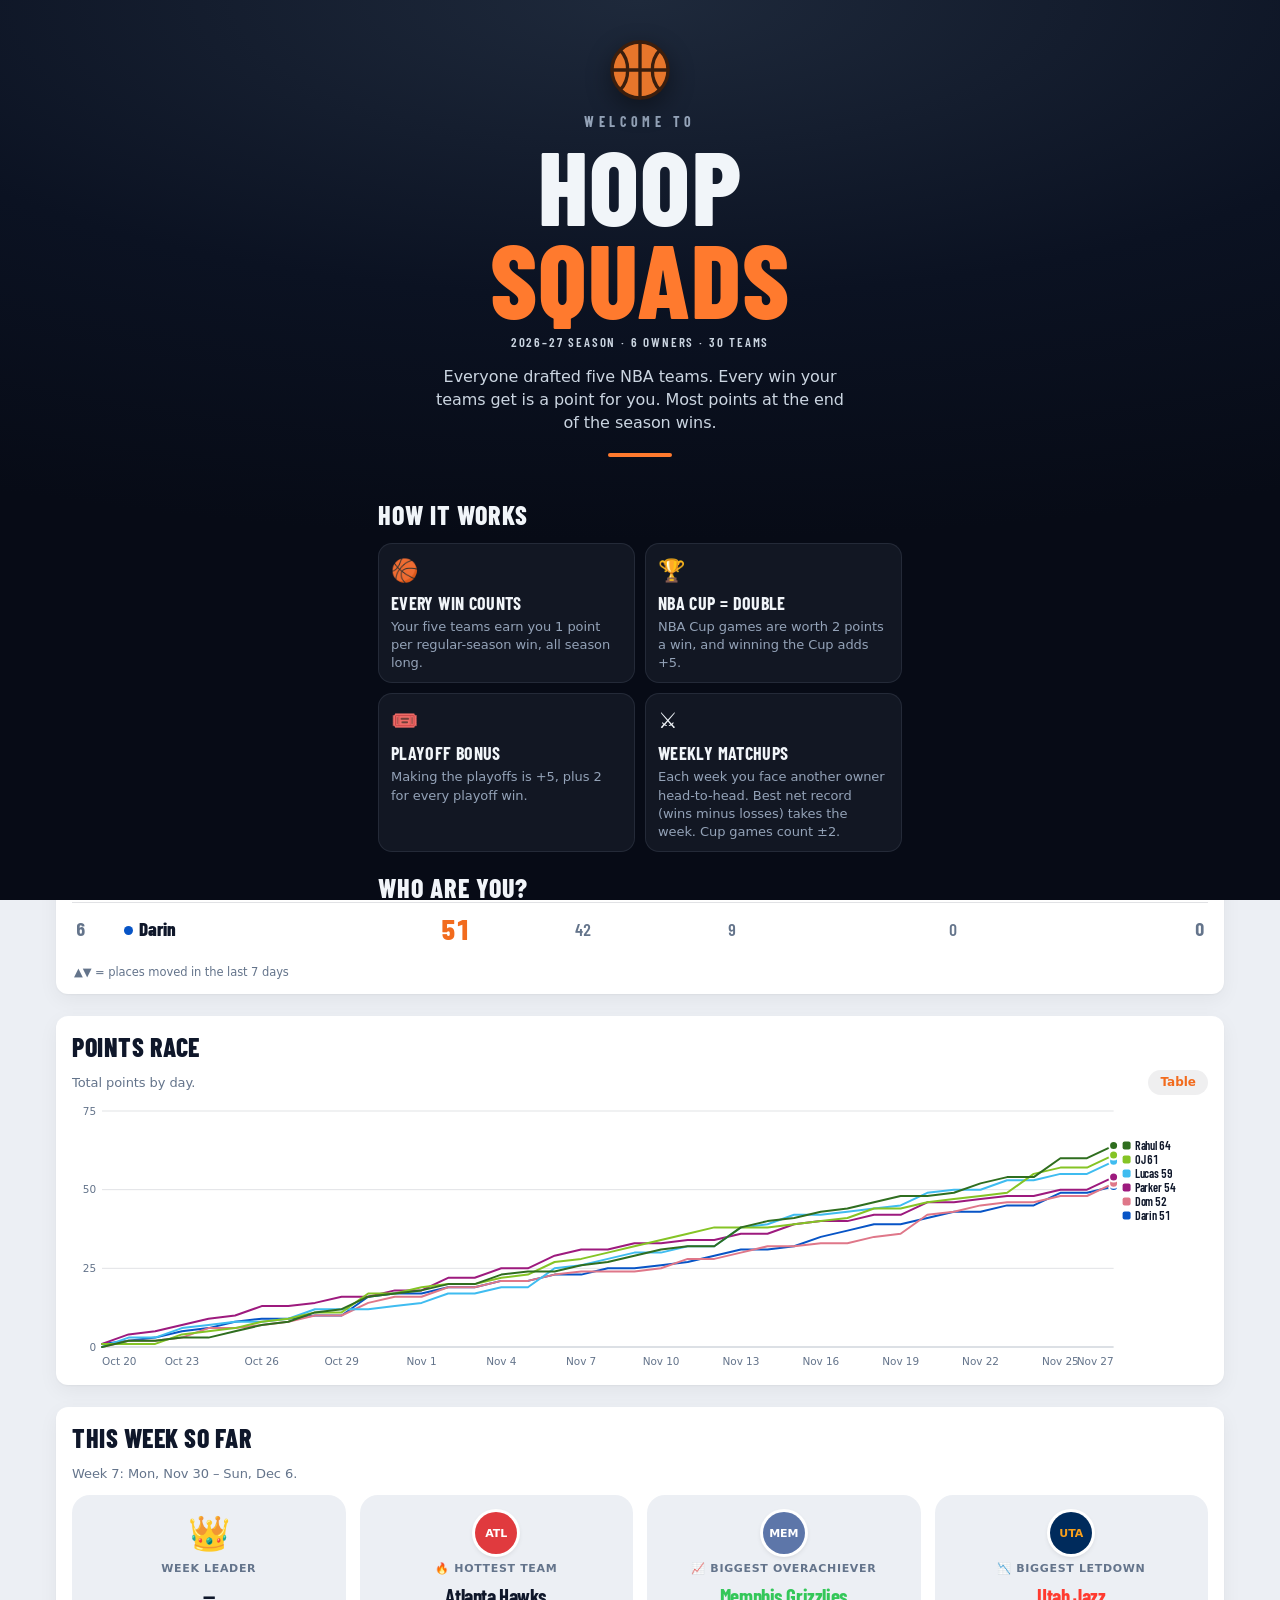
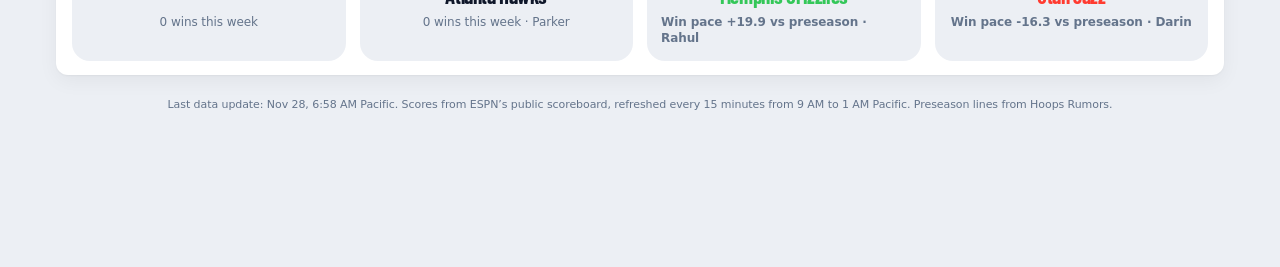
<file: index.html>
<!doctype html>
<html lang="en">
<head>
  <meta charset="utf-8">
  <meta name="viewport" content="width=device-width, initial-scale=1, viewport-fit=cover">
  <title>Hoop Squads 2026–27</title>
  <link rel="manifest" href="manifest.webmanifest">
  <link rel="apple-touch-icon" href="icons/apple-touch-icon.png">
  <meta name="apple-mobile-web-app-capable" content="yes">
  <meta name="mobile-web-app-capable" content="yes">
  <meta name="apple-mobile-web-app-status-bar-style" content="black-translucent">
  <meta name="apple-mobile-web-app-title" content="Hoop Squads">
  <meta name="theme-color" content="#0f172a">
  <meta name="description" content="Standings, rosters and nightly scores for our Hoop Squads league.">
  <link rel="icon" href="data:image/svg+xml,%3Csvg xmlns='http://www.w3.org/2000/svg' viewBox='0 0 48 48'%3E%3Ccircle cx='24' cy='24' r='21' fill='%23E8762B' stroke='%233A1E0E' stroke-width='2.5'/%3E%3Cpath d='M24 3v42M3 24h42M9.2 9.2c7.4 7.4 7.4 22.2 0 29.6M38.8 9.2c-7.4 7.4-7.4 22.2 0 29.6' fill='none' stroke='%233A1E0E' stroke-width='2.5'/%3E%3C/svg%3E">
  <link rel="preconnect" href="https://fonts.googleapis.com"><link rel="preconnect" href="https://fonts.gstatic.com" crossorigin>
  <link href="https://fonts.googleapis.com/css2?family=Oswald:wght@600;700&display=swap" rel="stylesheet">
  <link rel="stylesheet" href="style.css?v=20261122233744">
  <link rel="stylesheet" href="apple.css?v=20261122233744">
  <link rel="stylesheet" href="arena.css?v=20261122233744">
</head>
<body>
<div class="intro" id="intro" aria-hidden="true">
  <div class="intro-bg"></div>
  <div class="intro-ball"><svg viewBox="0 0 48 48" aria-hidden="true"><circle cx="24" cy="24" r="21" fill="#E8762B" stroke="#3A1E0E" stroke-width="2.5"/><path d="M24 3v42M3 24h42M9.2 9.2c7.4 7.4 7.4 22.2 0 29.6M38.8 9.2c-7.4 7.4-7.4 22.2 0 29.6" fill="none" stroke="#3A1E0E" stroke-width="2.5" stroke-linecap="round"/></svg></div>
  <div class="intro-c"><div class="intro-w">Welcome to</div><div class="intro-t"><span>Hoop</span><span>Squads</span></div></div>
</div>
<script>
/* Opening screen: "Welcome to Hoop Squads", then it shrinks into the title box. */
(function () {
  var el = document.getElementById('intro'); if (!el) return;
  var now = Date.now(), last = 0;
  try { last = +sessionStorage.getItem('pl-intro-at') || 0; } catch (e) {}
  var reduce = window.matchMedia && matchMedia('(prefers-reduced-motion: reduce)').matches;
  var firstVisit = false; try { firstVisit = !localStorage.getItem('pl-me') && localStorage.getItem('pl-welcomed') !== '1'; } catch (e) {}
  if (reduce || !el.animate || now - last < 15000 || firstVisit || /[?&]welcome/.test(location.search)) { el.remove(); return; }   // the landing page is the welcome on a first visit   // skip right after an auto-update reload
  try { sessionStorage.setItem('pl-intro-at', String(now)); } catch (e) {}
  document.documentElement.classList.add('intro-on');
  var done = false, timer;
  function finish() {
    if (done) return; done = true; clearTimeout(timer);
    document.documentElement.classList.remove('intro-on');
    var a = el.animate([{ opacity: 1 }, { opacity: 0 }], { duration: 260, easing: 'ease-out', fill: 'forwards' });
    a.onfinish = function () { el.remove(); };
  }
  function morph() {
    if (done) return;
    var head = document.querySelector('.pl-head'), title = document.querySelector('.pl-main'), ball = document.querySelector('.pl-ball');
    var h = head && head.getBoundingClientRect();
    if (!h || h.bottom < 0 || h.top > innerHeight) { finish(); return; }
    var E = 'cubic-bezier(.65,0,.25,1)', D = 620;
    var bg = el.querySelector('.intro-bg'), t = el.querySelector('.intro-t'), w = el.querySelector('.intro-w'), b = el.querySelector('.intro-ball');
    var r = parseFloat(getComputedStyle(head).borderTopLeftRadius) || 16;
    bg.animate([{ top: '0px', left: '0px', width: innerWidth + 'px', height: innerHeight + 'px', borderRadius: '0px' },
                { top: h.top + 'px', left: h.left + 'px', width: h.width + 'px', height: h.height + 'px', borderRadius: r + 'px' }], { duration: D, easing: E, fill: 'forwards' });
    w.animate([{ opacity: 1, transform: 'none' }, { opacity: 0, transform: 'translateY(-10px)' }], { duration: D * 0.45, easing: 'ease-in', fill: 'forwards' });
    function fly(node, target) {
      if (!target) return;
      var a = node.getBoundingClientRect(), z = target.getBoundingClientRect(); if (!a.height) return;
      var s = z.height / a.height, dx = (z.left + z.width / 2) - (a.left + a.width / 2), dy = (z.top + z.height / 2) - (a.top + a.height / 2);
      node.animate([{ transform: 'none' }, { transform: 'translate(' + dx + 'px,' + dy + 'px) scale(' + s + ')' }], { duration: D, easing: E, fill: 'forwards' });
    }
    fly(t, title); fly(b, ball);
    timer = setTimeout(finish, D + 60);
  }
  el.addEventListener('click', finish);
  timer = setTimeout(morph, 1500);
})();
</script>
<div class="pl-mini" id="pl-mini"><div class="pl-mini-in"><a href="#top" class="pl-mini-title"><svg viewBox="0 0 48 48" aria-hidden="true"><circle cx="24" cy="24" r="21" fill="#E8762B" stroke="#3A1E0E" stroke-width="2.5"/><path d="M24 3v42M3 24h42M9.2 9.2c7.4 7.4 7.4 22.2 0 29.6M38.8 9.2c-7.4 7.4-7.4 22.2 0 29.6" fill="none" stroke="#3A1E0E" stroke-width="2.5" stroke-linecap="round"/></svg><span>Hoop Squads</span></a><button type="button" class="chip chip-btn" id="pl-mini-chip"></button></div><div class="pl-mini-me" id="pl-mini-me" hidden></div></div>
<main class="pl">
  <header class="pl-head" id="top">
    <h1 class="pl-title">
      <svg class="pl-ball" viewBox="0 0 48 48" aria-hidden="true"><circle cx="24" cy="24" r="21" fill="#E8762B" stroke="#3A1E0E" stroke-width="2.5"/><path d="M24 3v42M3 24h42M9.2 9.2c7.4 7.4 7.4 22.2 0 29.6M38.8 9.2c-7.4 7.4-7.4 22.2 0 29.6" fill="none" stroke="#3A1E0E" stroke-width="2.5" stroke-linecap="round"/></svg>
      <span class="pl-name"><span class="pl-main"><span class="pl-w">Hoop</span> <span class="pl-w">Squads</span></span><small class="pl-sub">2026–27 Season</small></span>
      <svg class="pl-ball pl-ball-r" viewBox="0 0 48 48" aria-hidden="true"><circle cx="24" cy="24" r="21" fill="#E8762B" stroke="#3A1E0E" stroke-width="2.5"/><path d="M24 3v42M3 24h42M9.2 9.2c7.4 7.4 7.4 22.2 0 29.6M38.8 9.2c-7.4 7.4-7.4 22.2 0 29.6" fill="none" stroke="#3A1E0E" stroke-width="2.5" stroke-linecap="round"/></svg>
    </h1>
    <div class="pl-chips" id="chips"></div>
  </header>

  <section class="sb" id="scoreboard" aria-label="Today's NBA scores">
    <div class="sb-side"><button type="button" class="sb-date" id="sb-date" aria-label="Pick a day to show on the scoreboard"><span class="sb-dow">—</span><span class="sb-md"></span><span class="sb-pick">▾</span></button><button type="button" class="sb-back" id="sb-back" hidden>Today</button><button type="button" class="sb-back sb-yday" id="sb-yday" hidden>Last night’s games</button></div>
    <div class="sb-strip" id="sb-strip"></div>
  </section>

  <section class="card" id="me-card" aria-label="My team">
    <div id="me-body"></div>
  </section>

  <section class="card" id="leaderboard-card">
    <h2>The Win Column</h2>
    <div class="scroll">
      <table id="leaderboard">
        <thead><tr>
          <th>#</th><th>Owner</th><th class="num">Points</th><th class="num">Wins</th><th class="num">Bonus</th>
          <th class="num">This week</th><th class="num hide-sm">Weeks won</th>
        </tr></thead>
        <tbody></tbody>
      </table>
    </div>
  </section>

  <section class="card" id="race-card">
    <h2>Points race</h2>
    <div class="race-top"><p class="note race-note">Total points by day.</p><button type="button" class="race-tbl-btn" id="race-tbl-btn" aria-pressed="false">Table</button></div>
    <div class="race" id="race"></div>
    <div class="race-table" id="race-table" hidden></div>
  </section>

  <section class="card" id="matchups-card">
    <h2>Matchups</h2>
    <div class="mu-week" id="mu-current"></div>
    <div class="grid mu-grid">
      <div>
        <h3 class="sub">Head-to-head standings</h3>
        <div class="h2h-list" id="h2h-list" role="table" aria-label="Head-to-head standings">
          <div class="h2h-row h2h-head" role="row"><span role="columnheader">#</span><span role="columnheader">Owner</span><span role="columnheader">W–L</span><span role="columnheader">Net</span><span role="columnheader">Wins</span><span role="columnheader">Last 4</span></div>
          <div id="h2h-body" role="rowgroup"></div>
        </div>
      </div>
    </div>
  </section>


  <section class="card" id="recap-card">
    <h2>This week so far</h2>
    <p class="note" id="recap-dates">Monday–Sunday.</p>
    <div class="recap" id="recap"></div>
  </section>


  <section class="card" id="rosters-card">
    <h2 id="rosters">Rosters</h2>
    <p class="foot">Win pace: projected final wins (green = ahead of the preseason line, red = behind). Tap a team for its team card: last and next 5 games, projections, and roster.</p>
    <div class="grid" id="owner-grid"></div>
  </section>

  <div class="grid">
    <section class="card" id="bonus-card">
      <h2>Bonuses earned</h2>
      <p class="note">Bonus points from NBA Cup games, the playoffs, and the NBA Cup title. Tap a total for the breakdown.</p>
      <p class="empty" id="bonus-empty" hidden>No bonuses yet. NBA Cup games start Oct 30 (each win is worth 2).</p>
      <div class="scroll tall">
        <table id="bonus-table">
          <thead><tr><th>Team</th><th>Owner</th><th class="num">Total</th></tr></thead>
          <tbody></tbody>
        </table>
      </div>
    </section>
    <section class="card rules" id="rules-card">
      <h2>Scoring rules</h2>
      <p class="note">A champion wins 16 playoff games, so it earns about 37 bonus points.</p>
      <table>
        <tbody>
          <tr><td>Each regular-season win</td><td class="num total">1</td></tr>
          <tr><td>Each NBA Cup game win</td><td class="num total">2</td></tr>
          <tr><td>Make the playoffs</td><td class="num total">5</td></tr>
          <tr><td>Each playoff game won</td><td class="num total">2</td></tr>
          <tr><td>Win the NBA Cup</td><td class="num total">5</td></tr>
        </tbody>
      </table>
      <ul>
        <li>NBA Cup group-play and knockout wins count 2 points (1 win + 1 bonus); the Cup final doesn’t count as a game, but the winner gets +5.</li>
        <li>Play-in games don’t count; play-in winners do make the playoffs.</li>
        <li>Snake draft, same number of teams per person.</li>
        <li>Teams picked after the season starts count wins from their pick date on.</li>
        <li>Trades are pick swaps only, for next year’s draft.</li>
      </ul>
    </section>
  </div>

  <section class="card" id="upset-card">
    <h2>Big upset watch</h2>
    <p class="note">Side tally only, not counted in points. Logs every underdog win at +350 or longer on the pregame moneyline, in tiers: Upset +350 to +499 (+1), Big upset +500 to +799 (+2), Stunner +800 or longer (+3). “Would-be pts” is what each owner would get if the league adopts it. Tracking started Oct 24.</p>
    <div class="grid upset-grid">
      <div class="scroll">
        <table id="upset-tally">
          <thead><tr><th>Owner</th><th class="num">Upsets</th><th class="num">Big</th><th class="num">Stunners</th><th class="num">Would-be pts</th><th class="num">Longest</th></tr></thead>
          <tbody></tbody>
        </table>
      </div>
      <div class="scroll">
        <p class="empty" id="upset-empty">No +350 upsets yet.</p>
        <table id="upset-list" hidden>
          <thead><tr><th>Date</th><th>Winner</th><th>Owner</th><th>Beat</th><th class="num">Line</th><th>Tier</th><th class="num">Score</th></tr></thead>
          <tbody></tbody>
        </table>
      </div>
    </div>
  </section>

  <section class="card ideas" id="ideas-card">
    <h2>Ideas to vote on</h2>
    <p class="note">Not active yet. None of these count toward points until the league agrees to add them.</p>
    <div class="grid">
      <div>
        <h3>Bonus point ideas</h3>
        <ul>
          <li><b>Underdog wins (tracked above):</b> +1 / +2 / +3 for wins at +350 / +500 / +800 or longer.</li>
          <li><b>Beat the preseason line: +3</b> for any team that finishes above its over/under.</li>
          <li><b>Make the play-in: +2</b> for finishing 7th–10th in its conference.</li>
          <li><b>Weekly player picks:</b> before each Monday–Sunday week, every manager picks one NBA player for each of points, rebounds, and assists. The pick with the league’s highest weekly average in a category gets bonus points (for example +2 each).</li>
        </ul>
      </div>
      <div>
        <h3>League ideas</h3>
        <ul>
          <li><b>Beat Vegas prize:</b> a side prize for whoever’s teams beat their preseason lines by the most combined.</li>
          <li><b>Next year’s draft order:</b> reverse order of this year’s finish, or a lottery weighted toward the bottom.</li>
          <li><b>Tiebreaker:</b> head-to-head record, then deepest playoff run, then most weeks won.</li>
          <li><b>Weekly head-to-head:</b> three matchups each week, with a separate win–loss record.</li>
          <li><b>Small stakes:</b> perks for each weekly winner and a punishment for last place.</li>
          <li><b>End-of-season awards:</b> best value pick, biggest bust, best week, luckiest playoff run.</li>
        </ul>
      </div>
    </div>
  </section>

  <details class="card rules" id="league-rules">
    <summary>League rules</summary>
    <div class="rules-body">
      <h3>The Win Column</h3>
      <ul>
        <li>1 point per regular-season win.</li>
        <li>NBA Cup games (group play and knockouts): 2 points per win. They’re marked in gold on the scoreboard.</li>
        <li>Make the playoffs: +5 (play-in winners count; play-in losers don’t).</li>
        <li>2 points per playoff game won (play-in games don’t count). NBA Cup winner: +5.</li>
        <li><b>Ties:</b> most playoff series won, then most regular-season wins.</li>
      </ul>
      <h3>Matchups</h3>
      <ul>
        <li>Three head-to-head matchups each Monday–Sunday week; everyone plays everyone once every 5 weeks.</li>
        <li>Best net record that week (wins minus losses of your 5 teams) wins.</li>
        <li><b>NBA Cup games count double:</b> +2 for a win, −2 for a loss toward your net that week.</li>
        <li><b>Ties:</b> most total wins that week breaks it; otherwise the matchup is a tie.</li>
        <li><b>Standings order:</b> matchup record, then season net, then total wins.</li>
      </ul>
      <h3>Weekly winners</h3>
      <ul>
        <li>Most regular-season wins in each Monday–Sunday week.</li>
        <li><b>Ties:</b> shared. “Weeks won” counts finished weeks only.</li>
      </ul>
      <h3>Last night’s results</h3>
      <ul>
        <li>Winners keep their team colors; the owner who picked up the win gets +1.</li>
      </ul>
    </div>
  </details>

  <footer class="site-foot" id="foot">Scores from ESPN’s public scoreboard, updated every 15 minutes from 9 AM to 1 AM Pacific. Preseason lines from Hoops Rumors’ over/under recap.</footer>
</main>
<nav class="tabbar" id="tabbar" aria-label="Sections">
  <button type="button" data-go="home"><span class="tb-i"><svg viewBox="0 0 24 24" aria-hidden="true"><path d="M3.5 10.5 12 3.5l8.5 7"/><path d="M5.5 9v10.5h4.5v-6h4v6h4.5V9"/></svg></span><span class="tb-l">Home</span></button>
  <button type="button" data-go="matchups"><span class="tb-i"><svg viewBox="0 0 24 24" aria-hidden="true"><rect x="2.5" y="5" width="19" height="14" rx="2.5"/><path d="M12 5v14"/><circle cx="12" cy="12" r="2.6"/><path d="M2.5 9.5h3v5h-3M21.5 9.5h-3v5h3"/></svg></span><span class="tb-l">Matchups</span></button>
  <button type="button" data-go="rosters"><span class="tb-i"><svg viewBox="0 0 24 24" aria-hidden="true"><circle cx="9" cy="8" r="3.2"/><path d="M3 19.5c.6-3.4 3-5.3 6-5.3s5.4 1.9 6 5.3"/><circle cx="16.8" cy="9" r="2.5"/><path d="M16.3 14.3c2.4.1 4.1 1.7 4.7 4.6"/></svg></span><span class="tb-l">Rosters</span></button>
  <button type="button" data-go="more"><span class="tb-i"><svg viewBox="0 0 24 24" aria-hidden="true"><circle cx="12" cy="12" r="9"/><circle cx="7.8" cy="12" r=".6" class="dot"/><circle cx="12" cy="12" r=".6" class="dot"/><circle cx="16.2" cy="12" r=".6" class="dot"/></svg></span><span class="tb-l">More</span></button>
</nav>
<script>window.SITE_VERSION = "20261122233744";</script>
<script src="app.js?v=20261122233744"></script>
</body>
</html>
</file>
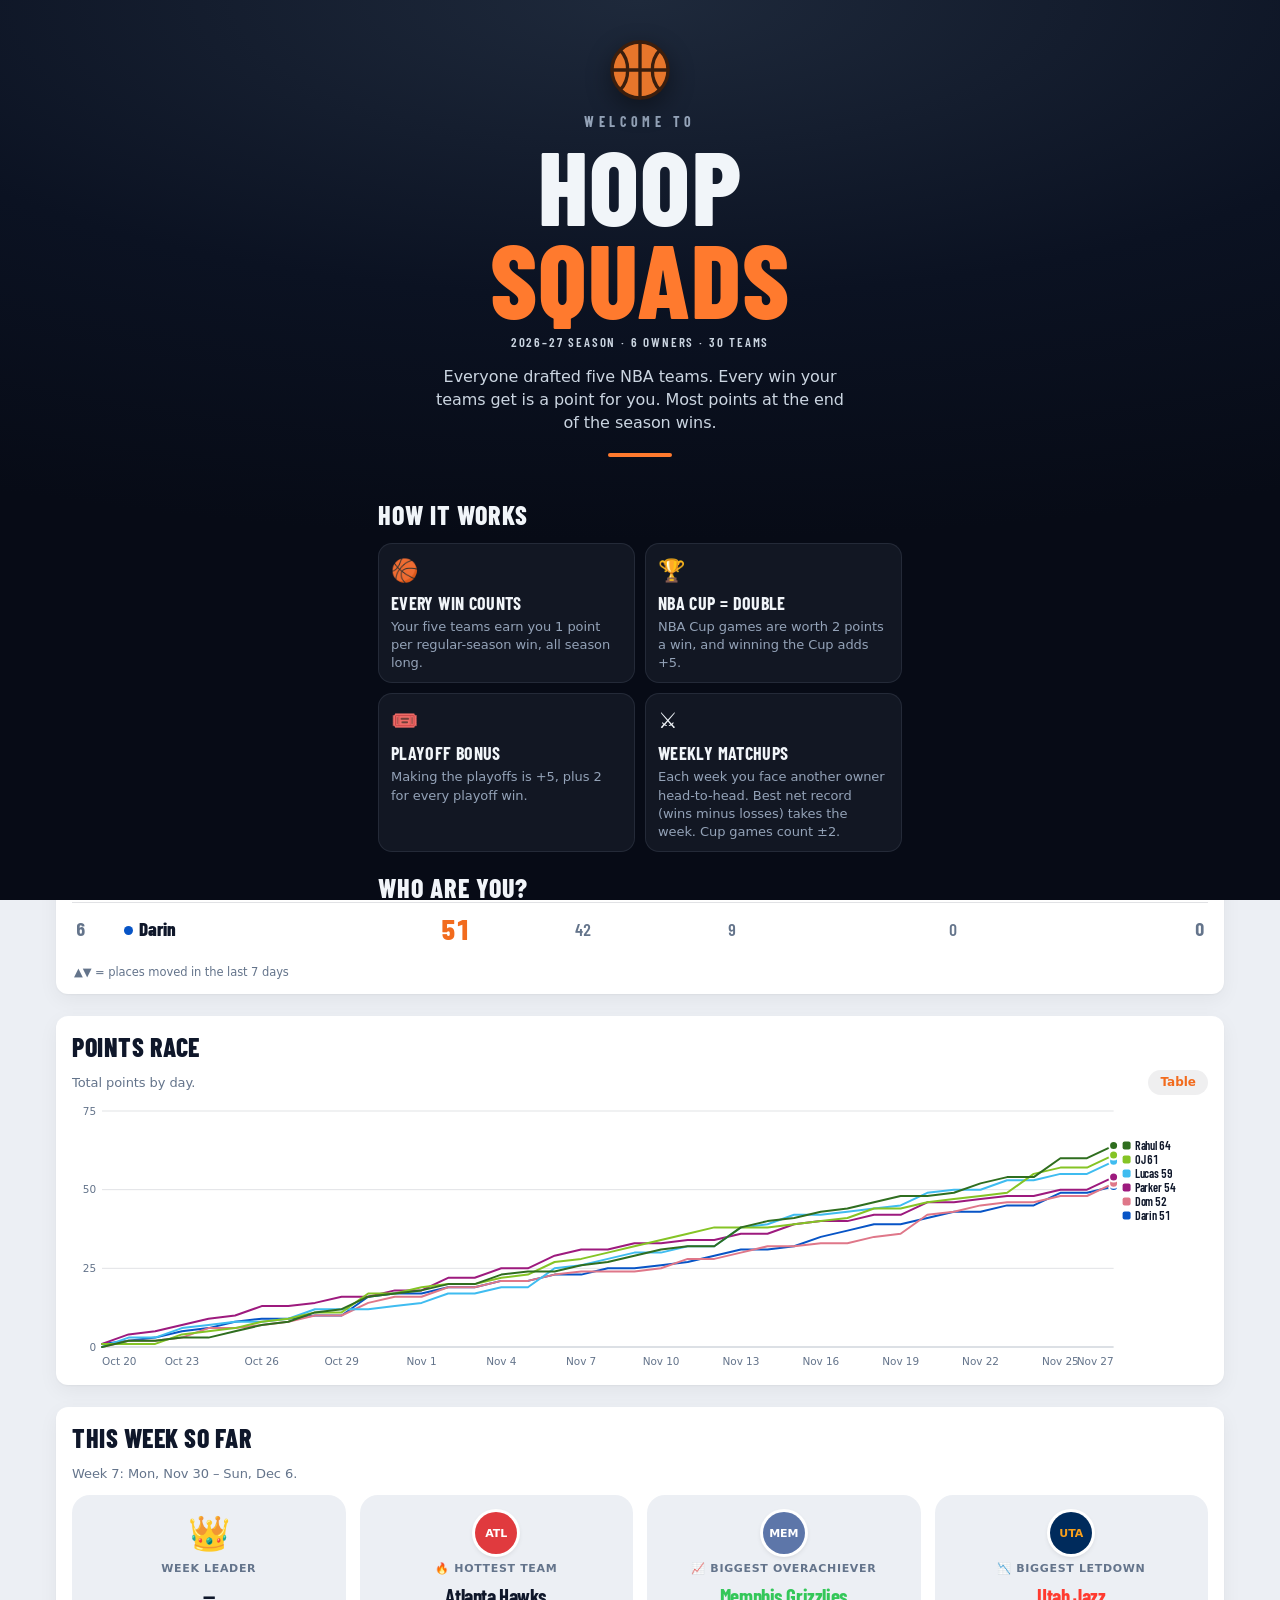
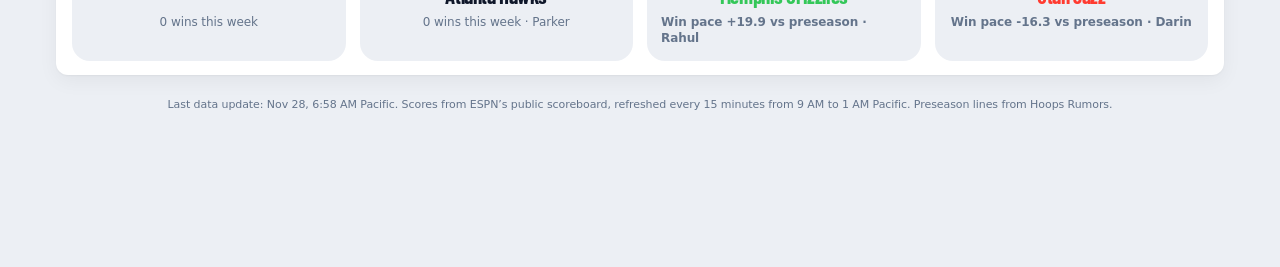
<file: style-preview/arena/index.html>
<!doctype html>
<html lang="en">
<head>
  <base href="../../">
  <meta charset="utf-8">
  <meta name="viewport" content="width=device-width, initial-scale=1, viewport-fit=cover">
  <title>Preview (Arena) · Hoop Squads 2026–27</title>
  <meta name="description" content="Standings, rosters and nightly scores for our Hoop Squads league.">
  <link rel="icon" href="data:image/svg+xml,%3Csvg xmlns='http://www.w3.org/2000/svg' viewBox='0 0 48 48'%3E%3Ccircle cx='24' cy='24' r='21' fill='%23E8762B' stroke='%233A1E0E' stroke-width='2.5'/%3E%3Cpath d='M24 3v42M3 24h42M9.2 9.2c7.4 7.4 7.4 22.2 0 29.6M38.8 9.2c-7.4 7.4-7.4 22.2 0 29.6' fill='none' stroke='%233A1E0E' stroke-width='2.5'/%3E%3C/svg%3E">
  <link rel="preconnect" href="https://fonts.googleapis.com"><link rel="preconnect" href="https://fonts.gstatic.com" crossorigin>
  <link href="https://fonts.googleapis.com/css2?family=Oswald:wght@600;700&display=swap" rel="stylesheet">
  <link rel="stylesheet" href="style.css?v=20261103181142">
  <link rel="stylesheet" href="apple.css?v=20261103181142">
  <link rel="stylesheet" href="style-preview/theme-arena.css">
</head>
<body>
<div style="font:600 12px/1.3 -apple-system,system-ui,sans-serif;text-align:center;padding:8px 12px;background:#111;color:#bbb">Style preview: <b>Arena</b> · <a href="style-preview/clean/">Clean modern</a> · <a href="style-preview/retro/">Retro hardwood</a> · <a href="./">Current site</a></div><style>body>div:first-of-type a{color:#ffb27a}</style>
<div class="intro" id="intro" aria-hidden="true">
  <div class="intro-bg"></div>
  <div class="intro-ball"><svg viewBox="0 0 48 48" aria-hidden="true"><circle cx="24" cy="24" r="21" fill="#E8762B" stroke="#3A1E0E" stroke-width="2.5"/><path d="M24 3v42M3 24h42M9.2 9.2c7.4 7.4 7.4 22.2 0 29.6M38.8 9.2c-7.4 7.4-7.4 22.2 0 29.6" fill="none" stroke="#3A1E0E" stroke-width="2.5" stroke-linecap="round"/></svg></div>
  <div class="intro-c"><div class="intro-w">Welcome to</div><div class="intro-t"><span>Hoop</span><span>Squads</span></div></div>
</div>
<script>
/* Opening screen: "Welcome to Hoop Squads", then it shrinks into the title box. */
(function () {
  var el = document.getElementById('intro'); if (!el) return;
  var now = Date.now(), last = 0;
  try { last = +sessionStorage.getItem('pl-intro-at') || 0; } catch (e) {}
  var reduce = window.matchMedia && matchMedia('(prefers-reduced-motion: reduce)').matches;
  if (reduce || !el.animate || now - last < 15000) { el.remove(); return; }   // skip right after an auto-update reload
  try { sessionStorage.setItem('pl-intro-at', String(now)); } catch (e) {}
  document.documentElement.classList.add('intro-on');
  var done = false, timer;
  function finish() {
    if (done) return; done = true; clearTimeout(timer);
    document.documentElement.classList.remove('intro-on');
    var a = el.animate([{ opacity: 1 }, { opacity: 0 }], { duration: 260, easing: 'ease-out', fill: 'forwards' });
    a.onfinish = function () { el.remove(); };
  }
  function morph() {
    if (done) return;
    var head = document.querySelector('.pl-head'), title = document.querySelector('.pl-main'), ball = document.querySelector('.pl-ball');
    var h = head && head.getBoundingClientRect();
    if (!h || h.bottom < 0 || h.top > innerHeight) { finish(); return; }
    var E = 'cubic-bezier(.65,0,.25,1)', D = 620;
    var bg = el.querySelector('.intro-bg'), t = el.querySelector('.intro-t'), w = el.querySelector('.intro-w'), b = el.querySelector('.intro-ball');
    var r = parseFloat(getComputedStyle(head).borderTopLeftRadius) || 16;
    bg.animate([{ top: '0px', left: '0px', width: innerWidth + 'px', height: innerHeight + 'px', borderRadius: '0px' },
                { top: h.top + 'px', left: h.left + 'px', width: h.width + 'px', height: h.height + 'px', borderRadius: r + 'px' }], { duration: D, easing: E, fill: 'forwards' });
    w.animate([{ opacity: 1, transform: 'none' }, { opacity: 0, transform: 'translateY(-10px)' }], { duration: D * 0.45, easing: 'ease-in', fill: 'forwards' });
    function fly(node, target) {
      if (!target) return;
      var a = node.getBoundingClientRect(), z = target.getBoundingClientRect(); if (!a.height) return;
      var s = z.height / a.height, dx = (z.left + z.width / 2) - (a.left + a.width / 2), dy = (z.top + z.height / 2) - (a.top + a.height / 2);
      node.animate([{ transform: 'none' }, { transform: 'translate(' + dx + 'px,' + dy + 'px) scale(' + s + ')' }], { duration: D, easing: E, fill: 'forwards' });
    }
    fly(t, title); fly(b, ball);
    timer = setTimeout(finish, D + 60);
  }
  el.addEventListener('click', finish);
  timer = setTimeout(morph, 1500);
})();
</script>
<div class="pl-mini" id="pl-mini"><div class="pl-mini-in"><a href="javascript:void(0)" class="pl-mini-title"><svg viewBox="0 0 48 48" aria-hidden="true"><circle cx="24" cy="24" r="21" fill="#E8762B" stroke="#3A1E0E" stroke-width="2.5"/><path d="M24 3v42M3 24h42M9.2 9.2c7.4 7.4 7.4 22.2 0 29.6M38.8 9.2c-7.4 7.4-7.4 22.2 0 29.6" fill="none" stroke="#3A1E0E" stroke-width="2.5" stroke-linecap="round"/></svg><span>Hoop Squads</span></a><button type="button" class="chip chip-btn" id="pl-mini-chip"></button></div><div class="pl-mini-me" id="pl-mini-me" hidden></div></div>
<main class="pl">
  <header class="pl-head" id="top">
    <h1 class="pl-title">
      <svg class="pl-ball" viewBox="0 0 48 48" aria-hidden="true"><circle cx="24" cy="24" r="21" fill="#E8762B" stroke="#3A1E0E" stroke-width="2.5"/><path d="M24 3v42M3 24h42M9.2 9.2c7.4 7.4 7.4 22.2 0 29.6M38.8 9.2c-7.4 7.4-7.4 22.2 0 29.6" fill="none" stroke="#3A1E0E" stroke-width="2.5" stroke-linecap="round"/></svg>
      <span class="pl-name"><span class="pl-main"><span class="pl-w">Hoop</span> <span class="pl-w">Squads</span></span><small class="pl-sub">2026–27 Season</small></span>
      <svg class="pl-ball pl-ball-r" viewBox="0 0 48 48" aria-hidden="true"><circle cx="24" cy="24" r="21" fill="#E8762B" stroke="#3A1E0E" stroke-width="2.5"/><path d="M24 3v42M3 24h42M9.2 9.2c7.4 7.4 7.4 22.2 0 29.6M38.8 9.2c-7.4 7.4-7.4 22.2 0 29.6" fill="none" stroke="#3A1E0E" stroke-width="2.5" stroke-linecap="round"/></svg>
    </h1>
    <div class="pl-chips" id="chips"></div>
  </header>

  <section class="sb" id="scoreboard" aria-label="Today's NBA scores">
    <div class="sb-side"><button type="button" class="sb-date" id="sb-date" aria-label="Pick a day to show on the scoreboard"><span class="sb-dow">—</span><span class="sb-md"></span><span class="sb-pick">▾</span></button><button type="button" class="sb-back" id="sb-back" hidden>Today</button><button type="button" class="sb-back sb-yday" id="sb-yday" hidden>Last night’s games</button></div>
    <div class="sb-strip" id="sb-strip"></div>
  </section>

  <section class="card" id="me-card" aria-label="My team">
    <div id="me-body"></div>
  </section>

  <section class="card" id="leaderboard-card">
    <h2>The Win Column</h2>
    <div class="scroll">
      <table id="leaderboard">
        <thead><tr>
          <th>#</th><th>Owner</th><th class="num">Wins</th><th class="num">Bonus</th><th class="num">Points</th>
          <th class="num">This week</th><th class="num hide-sm">Weeks won</th>
        </tr></thead>
        <tbody></tbody>
      </table>
    </div>
  </section>

  <section class="card" id="race-card">
    <h2>Points race</h2>
    <div class="race-top"><p class="note race-note">Total points by day.</p><button type="button" class="race-tbl-btn" id="race-tbl-btn" aria-pressed="false">Table</button></div>
    <div class="race" id="race"></div>
    <div class="race-table" id="race-table" hidden></div>
  </section>

  <section class="card" id="matchups-card">
    <h2>Matchups</h2>
    <div class="mu-week" id="mu-current"></div>
    <div class="grid mu-grid">
      <div>
        <h3 class="sub">Head-to-head standings</h3>
        <div class="h2h-list" id="h2h-list" role="table" aria-label="Head-to-head standings">
          <div class="h2h-row h2h-head" role="row"><span role="columnheader">#</span><span role="columnheader">Owner</span><span role="columnheader">W–L</span><span role="columnheader">Net</span><span role="columnheader">Wins</span><span role="columnheader">Last 4</span></div>
          <div id="h2h-body" role="rowgroup"></div>
        </div>
      </div>
    </div>
  </section>


  <section class="card" id="recap-card">
    <h2>This week so far</h2>
    <p class="note" id="recap-dates">Monday–Sunday.</p>
    <div class="recap" id="recap"></div>
  </section>


  <section class="card" id="rosters-card">
    <h2 id="rosters">Rosters</h2>
    <p class="foot">Win pace: projected final wins (green = ahead of the preseason line, red = behind). Tap a team for its team card: last and next 5 games, projections, and roster.</p>
    <div class="grid" id="owner-grid"></div>
  </section>

  <div class="grid">
    <section class="card" id="bonus-card">
      <h2>Bonuses earned</h2>
      <p class="note">Bonus points from NBA Cup games, the playoffs, and the NBA Cup title. Tap a total for the breakdown.</p>
      <p class="empty" id="bonus-empty" hidden>No bonuses yet. NBA Cup games start Oct 30 (each win is worth 2).</p>
      <div class="scroll tall">
        <table id="bonus-table">
          <thead><tr><th>Team</th><th>Owner</th><th class="num">Total</th></tr></thead>
          <tbody></tbody>
        </table>
      </div>
    </section>
    <section class="card rules" id="rules-card">
      <h2>Scoring rules</h2>
      <p class="note">A champion wins 16 playoff games, so it earns about 37 bonus points.</p>
      <table>
        <tbody>
          <tr><td>Each regular-season win</td><td class="num total">1</td></tr>
          <tr><td>Each NBA Cup game win</td><td class="num total">2</td></tr>
          <tr><td>Make the playoffs</td><td class="num total">5</td></tr>
          <tr><td>Each playoff game won</td><td class="num total">2</td></tr>
          <tr><td>Win the NBA Cup</td><td class="num total">5</td></tr>
        </tbody>
      </table>
      <ul>
        <li>NBA Cup group-play and knockout wins count 2 points (1 win + 1 bonus); the Cup final doesn’t count as a game, but the winner gets +5.</li>
        <li>Play-in games don’t count; play-in winners do make the playoffs.</li>
        <li>Snake draft, same number of teams per person.</li>
        <li>Teams picked after the season starts count wins from their pick date on.</li>
        <li>Trades are pick swaps only, for next year’s draft.</li>
      </ul>
    </section>
  </div>

  <section class="card" id="upset-card">
    <h2>Big upset watch</h2>
    <p class="note">Side tally only, not counted in points. Logs every underdog win at +350 or longer on the pregame moneyline, in tiers: Upset +350 to +499 (+1), Big upset +500 to +799 (+2), Stunner +800 or longer (+3). “Would-be pts” is what each owner would get if the league adopts it. Tracking started Oct 24.</p>
    <div class="grid upset-grid">
      <div class="scroll">
        <table id="upset-tally">
          <thead><tr><th>Owner</th><th class="num">Upsets</th><th class="num">Big</th><th class="num">Stunners</th><th class="num">Would-be pts</th><th class="num">Longest</th></tr></thead>
          <tbody></tbody>
        </table>
      </div>
      <div class="scroll">
        <p class="empty" id="upset-empty">No +350 upsets yet.</p>
        <table id="upset-list" hidden>
          <thead><tr><th>Date</th><th>Winner</th><th>Owner</th><th>Beat</th><th class="num">Line</th><th>Tier</th><th class="num">Score</th></tr></thead>
          <tbody></tbody>
        </table>
      </div>
    </div>
  </section>

  <section class="card ideas" id="ideas-card">
    <h2>Ideas to vote on</h2>
    <p class="note">Not active yet. None of these count toward points until the league agrees to add them.</p>
    <div class="grid">
      <div>
        <h3>Bonus point ideas</h3>
        <ul>
          <li><b>Underdog wins (tracked above):</b> +1 / +2 / +3 for wins at +350 / +500 / +800 or longer.</li>
          <li><b>Beat the preseason line: +3</b> for any team that finishes above its over/under.</li>
          <li><b>Make the play-in: +2</b> for finishing 7th–10th in its conference.</li>
          <li><b>Weekly player picks:</b> before each Monday–Sunday week, every manager picks one NBA player for each of points, rebounds, and assists. The pick with the league’s highest weekly average in a category gets bonus points (for example +2 each).</li>
        </ul>
      </div>
      <div>
        <h3>League ideas</h3>
        <ul>
          <li><b>Beat Vegas prize:</b> a side prize for whoever’s teams beat their preseason lines by the most combined.</li>
          <li><b>Next year’s draft order:</b> reverse order of this year’s finish, or a lottery weighted toward the bottom.</li>
          <li><b>Tiebreaker:</b> head-to-head record, then deepest playoff run, then most weeks won.</li>
          <li><b>Weekly head-to-head:</b> three matchups each week, with a separate win–loss record.</li>
          <li><b>Small stakes:</b> perks for each weekly winner and a punishment for last place.</li>
          <li><b>End-of-season awards:</b> best value pick, biggest bust, best week, luckiest playoff run.</li>
        </ul>
      </div>
    </div>
  </section>

  <details class="card rules" id="league-rules">
    <summary>League rules</summary>
    <div class="rules-body">
      <h3>The Win Column</h3>
      <ul>
        <li>1 point per regular-season win.</li>
        <li>NBA Cup games (group play and knockouts): 2 points per win. They’re marked in gold on the scoreboard.</li>
        <li>Make the playoffs: +5 (play-in winners count; play-in losers don’t).</li>
        <li>2 points per playoff game won (play-in games don’t count). NBA Cup winner: +5.</li>
        <li><b>Ties:</b> most playoff series won, then most regular-season wins.</li>
      </ul>
      <h3>Matchups</h3>
      <ul>
        <li>Three head-to-head matchups each Monday–Sunday week; everyone plays everyone once every 5 weeks.</li>
        <li>Best net record that week (wins minus losses of your 5 teams) wins.</li>
        <li><b>NBA Cup games count double:</b> +2 for a win, −2 for a loss toward your net that week.</li>
        <li><b>Ties:</b> most total wins that week breaks it; otherwise the matchup is a tie.</li>
        <li><b>Standings order:</b> matchup record, then season net, then total wins.</li>
      </ul>
      <h3>Weekly winners</h3>
      <ul>
        <li>Most regular-season wins in each Monday–Sunday week.</li>
        <li><b>Ties:</b> shared. “Weeks won” counts finished weeks only.</li>
      </ul>
      <h3>Last night’s results</h3>
      <ul>
        <li>Winners keep their team colors; the owner who picked up the win gets +1.</li>
      </ul>
    </div>
  </details>

  <footer class="site-foot" id="foot">Scores from ESPN’s public scoreboard, updated every 15 minutes from 9 AM to 1 AM Pacific. Preseason lines from Hoops Rumors’ over/under recap.</footer>
</main>
<nav class="tabbar" id="tabbar" aria-label="Sections">
  <button type="button" data-go="home"><span class="tb-i"><svg viewBox="0 0 24 24" aria-hidden="true"><path d="M3.5 10.5 12 3.5l8.5 7"/><path d="M5.5 9v10.5h4.5v-6h4v6h4.5V9"/></svg></span><span class="tb-l">Home</span></button>
  <button type="button" data-go="matchups"><span class="tb-i"><svg viewBox="0 0 24 24" aria-hidden="true"><rect x="2.5" y="5" width="19" height="14" rx="2.5"/><path d="M12 5v14"/><circle cx="12" cy="12" r="2.6"/><path d="M2.5 9.5h3v5h-3M21.5 9.5h-3v5h3"/></svg></span><span class="tb-l">Matchups</span></button>
  <button type="button" data-go="rosters"><span class="tb-i"><svg viewBox="0 0 24 24" aria-hidden="true"><circle cx="9" cy="8" r="3.2"/><path d="M3 19.5c.6-3.4 3-5.3 6-5.3s5.4 1.9 6 5.3"/><circle cx="16.8" cy="9" r="2.5"/><path d="M16.3 14.3c2.4.1 4.1 1.7 4.7 4.6"/></svg></span><span class="tb-l">Rosters</span></button>
  <button type="button" data-go="more"><span class="tb-i"><svg viewBox="0 0 24 24" aria-hidden="true"><circle cx="12" cy="12" r="9"/><circle cx="7.8" cy="12" r=".6" class="dot"/><circle cx="12" cy="12" r=".6" class="dot"/><circle cx="16.2" cy="12" r=".6" class="dot"/></svg></span><span class="tb-l">More</span></button>
</nav>
<script>window.SITE_VERSION = "20261103181142";</script>
<script src="app.js?v=20261103181142"></script>
</body>
</html>
</file>
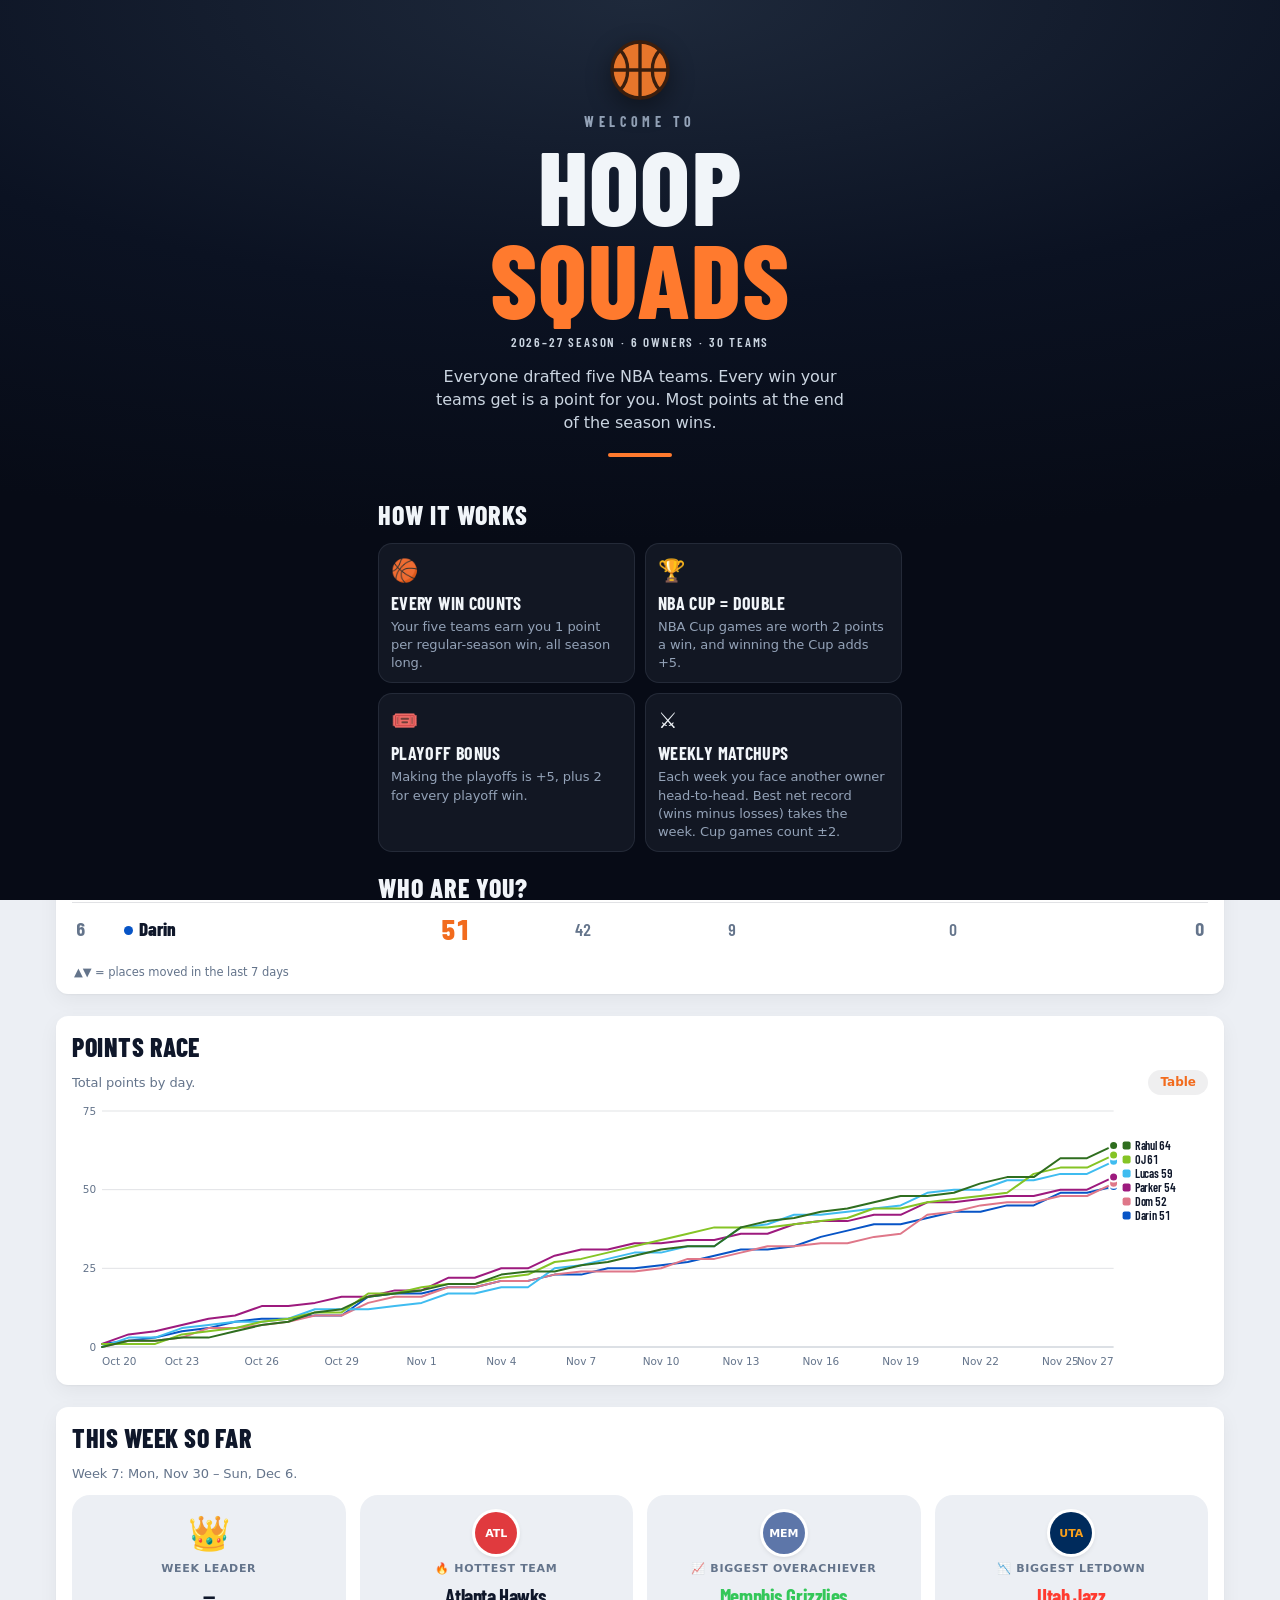
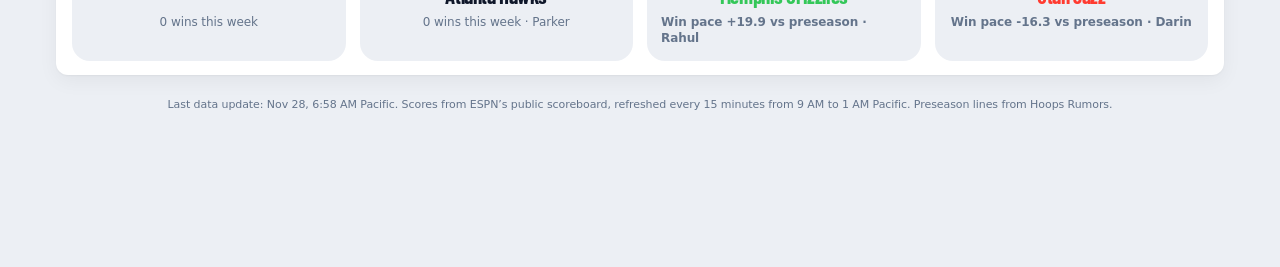
<file: style-preview/clean/index.html>
<!doctype html>
<html lang="en">
<head>
  <base href="../../">
  <meta charset="utf-8">
  <meta name="viewport" content="width=device-width, initial-scale=1, viewport-fit=cover">
  <title>Preview (Clean modern) · Hoop Squads 2026–27</title>
  <meta name="description" content="Standings, rosters and nightly scores for our Hoop Squads league.">
  <link rel="icon" href="data:image/svg+xml,%3Csvg xmlns='http://www.w3.org/2000/svg' viewBox='0 0 48 48'%3E%3Ccircle cx='24' cy='24' r='21' fill='%23E8762B' stroke='%233A1E0E' stroke-width='2.5'/%3E%3Cpath d='M24 3v42M3 24h42M9.2 9.2c7.4 7.4 7.4 22.2 0 29.6M38.8 9.2c-7.4 7.4-7.4 22.2 0 29.6' fill='none' stroke='%233A1E0E' stroke-width='2.5'/%3E%3C/svg%3E">
  <link rel="preconnect" href="https://fonts.googleapis.com"><link rel="preconnect" href="https://fonts.gstatic.com" crossorigin>
  <link href="https://fonts.googleapis.com/css2?family=Oswald:wght@600;700&display=swap" rel="stylesheet">
  <link rel="stylesheet" href="style.css?v=20261103181142">
  <link rel="stylesheet" href="apple.css?v=20261103181142">
  <link rel="stylesheet" href="style-preview/theme-clean.css">
</head>
<body>
<div style="font:600 12px/1.3 -apple-system,system-ui,sans-serif;text-align:center;padding:8px 12px;background:#111;color:#bbb">Style preview: <a href="style-preview/arena/">Arena</a> · <b>Clean modern</b> · <a href="style-preview/retro/">Retro hardwood</a> · <a href="./">Current site</a></div><style>body>div:first-of-type a{color:#ffb27a}</style>
<div class="intro" id="intro" aria-hidden="true">
  <div class="intro-bg"></div>
  <div class="intro-ball"><svg viewBox="0 0 48 48" aria-hidden="true"><circle cx="24" cy="24" r="21" fill="#E8762B" stroke="#3A1E0E" stroke-width="2.5"/><path d="M24 3v42M3 24h42M9.2 9.2c7.4 7.4 7.4 22.2 0 29.6M38.8 9.2c-7.4 7.4-7.4 22.2 0 29.6" fill="none" stroke="#3A1E0E" stroke-width="2.5" stroke-linecap="round"/></svg></div>
  <div class="intro-c"><div class="intro-w">Welcome to</div><div class="intro-t"><span>Hoop</span><span>Squads</span></div></div>
</div>
<script>
/* Opening screen: "Welcome to Hoop Squads", then it shrinks into the title box. */
(function () {
  var el = document.getElementById('intro'); if (!el) return;
  var now = Date.now(), last = 0;
  try { last = +sessionStorage.getItem('pl-intro-at') || 0; } catch (e) {}
  var reduce = window.matchMedia && matchMedia('(prefers-reduced-motion: reduce)').matches;
  if (reduce || !el.animate || now - last < 15000) { el.remove(); return; }   // skip right after an auto-update reload
  try { sessionStorage.setItem('pl-intro-at', String(now)); } catch (e) {}
  document.documentElement.classList.add('intro-on');
  var done = false, timer;
  function finish() {
    if (done) return; done = true; clearTimeout(timer);
    document.documentElement.classList.remove('intro-on');
    var a = el.animate([{ opacity: 1 }, { opacity: 0 }], { duration: 260, easing: 'ease-out', fill: 'forwards' });
    a.onfinish = function () { el.remove(); };
  }
  function morph() {
    if (done) return;
    var head = document.querySelector('.pl-head'), title = document.querySelector('.pl-main'), ball = document.querySelector('.pl-ball');
    var h = head && head.getBoundingClientRect();
    if (!h || h.bottom < 0 || h.top > innerHeight) { finish(); return; }
    var E = 'cubic-bezier(.65,0,.25,1)', D = 620;
    var bg = el.querySelector('.intro-bg'), t = el.querySelector('.intro-t'), w = el.querySelector('.intro-w'), b = el.querySelector('.intro-ball');
    var r = parseFloat(getComputedStyle(head).borderTopLeftRadius) || 16;
    bg.animate([{ top: '0px', left: '0px', width: innerWidth + 'px', height: innerHeight + 'px', borderRadius: '0px' },
                { top: h.top + 'px', left: h.left + 'px', width: h.width + 'px', height: h.height + 'px', borderRadius: r + 'px' }], { duration: D, easing: E, fill: 'forwards' });
    w.animate([{ opacity: 1, transform: 'none' }, { opacity: 0, transform: 'translateY(-10px)' }], { duration: D * 0.45, easing: 'ease-in', fill: 'forwards' });
    function fly(node, target) {
      if (!target) return;
      var a = node.getBoundingClientRect(), z = target.getBoundingClientRect(); if (!a.height) return;
      var s = z.height / a.height, dx = (z.left + z.width / 2) - (a.left + a.width / 2), dy = (z.top + z.height / 2) - (a.top + a.height / 2);
      node.animate([{ transform: 'none' }, { transform: 'translate(' + dx + 'px,' + dy + 'px) scale(' + s + ')' }], { duration: D, easing: E, fill: 'forwards' });
    }
    fly(t, title); fly(b, ball);
    timer = setTimeout(finish, D + 60);
  }
  el.addEventListener('click', finish);
  timer = setTimeout(morph, 1500);
})();
</script>
<div class="pl-mini" id="pl-mini"><div class="pl-mini-in"><a href="javascript:void(0)" class="pl-mini-title"><svg viewBox="0 0 48 48" aria-hidden="true"><circle cx="24" cy="24" r="21" fill="#E8762B" stroke="#3A1E0E" stroke-width="2.5"/><path d="M24 3v42M3 24h42M9.2 9.2c7.4 7.4 7.4 22.2 0 29.6M38.8 9.2c-7.4 7.4-7.4 22.2 0 29.6" fill="none" stroke="#3A1E0E" stroke-width="2.5" stroke-linecap="round"/></svg><span>Hoop Squads</span></a><button type="button" class="chip chip-btn" id="pl-mini-chip"></button></div><div class="pl-mini-me" id="pl-mini-me" hidden></div></div>
<main class="pl">
  <header class="pl-head" id="top">
    <h1 class="pl-title">
      <svg class="pl-ball" viewBox="0 0 48 48" aria-hidden="true"><circle cx="24" cy="24" r="21" fill="#E8762B" stroke="#3A1E0E" stroke-width="2.5"/><path d="M24 3v42M3 24h42M9.2 9.2c7.4 7.4 7.4 22.2 0 29.6M38.8 9.2c-7.4 7.4-7.4 22.2 0 29.6" fill="none" stroke="#3A1E0E" stroke-width="2.5" stroke-linecap="round"/></svg>
      <span class="pl-name"><span class="pl-main"><span class="pl-w">Hoop</span> <span class="pl-w">Squads</span></span><small class="pl-sub">2026–27 Season</small></span>
      <svg class="pl-ball pl-ball-r" viewBox="0 0 48 48" aria-hidden="true"><circle cx="24" cy="24" r="21" fill="#E8762B" stroke="#3A1E0E" stroke-width="2.5"/><path d="M24 3v42M3 24h42M9.2 9.2c7.4 7.4 7.4 22.2 0 29.6M38.8 9.2c-7.4 7.4-7.4 22.2 0 29.6" fill="none" stroke="#3A1E0E" stroke-width="2.5" stroke-linecap="round"/></svg>
    </h1>
    <div class="pl-chips" id="chips"></div>
  </header>

  <section class="sb" id="scoreboard" aria-label="Today's NBA scores">
    <div class="sb-side"><button type="button" class="sb-date" id="sb-date" aria-label="Pick a day to show on the scoreboard"><span class="sb-dow">—</span><span class="sb-md"></span><span class="sb-pick">▾</span></button><button type="button" class="sb-back" id="sb-back" hidden>Today</button><button type="button" class="sb-back sb-yday" id="sb-yday" hidden>Last night’s games</button></div>
    <div class="sb-strip" id="sb-strip"></div>
  </section>

  <section class="card" id="me-card" aria-label="My team">
    <div id="me-body"></div>
  </section>

  <section class="card" id="leaderboard-card">
    <h2>The Win Column</h2>
    <div class="scroll">
      <table id="leaderboard">
        <thead><tr>
          <th>#</th><th>Owner</th><th class="num">Wins</th><th class="num">Bonus</th><th class="num">Points</th>
          <th class="num">This week</th><th class="num hide-sm">Weeks won</th>
        </tr></thead>
        <tbody></tbody>
      </table>
    </div>
  </section>

  <section class="card" id="race-card">
    <h2>Points race</h2>
    <div class="race-top"><p class="note race-note">Total points by day.</p><button type="button" class="race-tbl-btn" id="race-tbl-btn" aria-pressed="false">Table</button></div>
    <div class="race" id="race"></div>
    <div class="race-table" id="race-table" hidden></div>
  </section>

  <section class="card" id="matchups-card">
    <h2>Matchups</h2>
    <div class="mu-week" id="mu-current"></div>
    <div class="grid mu-grid">
      <div>
        <h3 class="sub">Head-to-head standings</h3>
        <div class="h2h-list" id="h2h-list" role="table" aria-label="Head-to-head standings">
          <div class="h2h-row h2h-head" role="row"><span role="columnheader">#</span><span role="columnheader">Owner</span><span role="columnheader">W–L</span><span role="columnheader">Net</span><span role="columnheader">Wins</span><span role="columnheader">Last 4</span></div>
          <div id="h2h-body" role="rowgroup"></div>
        </div>
      </div>
    </div>
  </section>


  <section class="card" id="recap-card">
    <h2>This week so far</h2>
    <p class="note" id="recap-dates">Monday–Sunday.</p>
    <div class="recap" id="recap"></div>
  </section>


  <section class="card" id="rosters-card">
    <h2 id="rosters">Rosters</h2>
    <p class="foot">Win pace: projected final wins (green = ahead of the preseason line, red = behind). Tap a team for its team card: last and next 5 games, projections, and roster.</p>
    <div class="grid" id="owner-grid"></div>
  </section>

  <div class="grid">
    <section class="card" id="bonus-card">
      <h2>Bonuses earned</h2>
      <p class="note">Bonus points from NBA Cup games, the playoffs, and the NBA Cup title. Tap a total for the breakdown.</p>
      <p class="empty" id="bonus-empty" hidden>No bonuses yet. NBA Cup games start Oct 30 (each win is worth 2).</p>
      <div class="scroll tall">
        <table id="bonus-table">
          <thead><tr><th>Team</th><th>Owner</th><th class="num">Total</th></tr></thead>
          <tbody></tbody>
        </table>
      </div>
    </section>
    <section class="card rules" id="rules-card">
      <h2>Scoring rules</h2>
      <p class="note">A champion wins 16 playoff games, so it earns about 37 bonus points.</p>
      <table>
        <tbody>
          <tr><td>Each regular-season win</td><td class="num total">1</td></tr>
          <tr><td>Each NBA Cup game win</td><td class="num total">2</td></tr>
          <tr><td>Make the playoffs</td><td class="num total">5</td></tr>
          <tr><td>Each playoff game won</td><td class="num total">2</td></tr>
          <tr><td>Win the NBA Cup</td><td class="num total">5</td></tr>
        </tbody>
      </table>
      <ul>
        <li>NBA Cup group-play and knockout wins count 2 points (1 win + 1 bonus); the Cup final doesn’t count as a game, but the winner gets +5.</li>
        <li>Play-in games don’t count; play-in winners do make the playoffs.</li>
        <li>Snake draft, same number of teams per person.</li>
        <li>Teams picked after the season starts count wins from their pick date on.</li>
        <li>Trades are pick swaps only, for next year’s draft.</li>
      </ul>
    </section>
  </div>

  <section class="card" id="upset-card">
    <h2>Big upset watch</h2>
    <p class="note">Side tally only, not counted in points. Logs every underdog win at +350 or longer on the pregame moneyline, in tiers: Upset +350 to +499 (+1), Big upset +500 to +799 (+2), Stunner +800 or longer (+3). “Would-be pts” is what each owner would get if the league adopts it. Tracking started Oct 24.</p>
    <div class="grid upset-grid">
      <div class="scroll">
        <table id="upset-tally">
          <thead><tr><th>Owner</th><th class="num">Upsets</th><th class="num">Big</th><th class="num">Stunners</th><th class="num">Would-be pts</th><th class="num">Longest</th></tr></thead>
          <tbody></tbody>
        </table>
      </div>
      <div class="scroll">
        <p class="empty" id="upset-empty">No +350 upsets yet.</p>
        <table id="upset-list" hidden>
          <thead><tr><th>Date</th><th>Winner</th><th>Owner</th><th>Beat</th><th class="num">Line</th><th>Tier</th><th class="num">Score</th></tr></thead>
          <tbody></tbody>
        </table>
      </div>
    </div>
  </section>

  <section class="card ideas" id="ideas-card">
    <h2>Ideas to vote on</h2>
    <p class="note">Not active yet. None of these count toward points until the league agrees to add them.</p>
    <div class="grid">
      <div>
        <h3>Bonus point ideas</h3>
        <ul>
          <li><b>Underdog wins (tracked above):</b> +1 / +2 / +3 for wins at +350 / +500 / +800 or longer.</li>
          <li><b>Beat the preseason line: +3</b> for any team that finishes above its over/under.</li>
          <li><b>Make the play-in: +2</b> for finishing 7th–10th in its conference.</li>
          <li><b>Weekly player picks:</b> before each Monday–Sunday week, every manager picks one NBA player for each of points, rebounds, and assists. The pick with the league’s highest weekly average in a category gets bonus points (for example +2 each).</li>
        </ul>
      </div>
      <div>
        <h3>League ideas</h3>
        <ul>
          <li><b>Beat Vegas prize:</b> a side prize for whoever’s teams beat their preseason lines by the most combined.</li>
          <li><b>Next year’s draft order:</b> reverse order of this year’s finish, or a lottery weighted toward the bottom.</li>
          <li><b>Tiebreaker:</b> head-to-head record, then deepest playoff run, then most weeks won.</li>
          <li><b>Weekly head-to-head:</b> three matchups each week, with a separate win–loss record.</li>
          <li><b>Small stakes:</b> perks for each weekly winner and a punishment for last place.</li>
          <li><b>End-of-season awards:</b> best value pick, biggest bust, best week, luckiest playoff run.</li>
        </ul>
      </div>
    </div>
  </section>

  <details class="card rules" id="league-rules">
    <summary>League rules</summary>
    <div class="rules-body">
      <h3>The Win Column</h3>
      <ul>
        <li>1 point per regular-season win.</li>
        <li>NBA Cup games (group play and knockouts): 2 points per win. They’re marked in gold on the scoreboard.</li>
        <li>Make the playoffs: +5 (play-in winners count; play-in losers don’t).</li>
        <li>2 points per playoff game won (play-in games don’t count). NBA Cup winner: +5.</li>
        <li><b>Ties:</b> most playoff series won, then most regular-season wins.</li>
      </ul>
      <h3>Matchups</h3>
      <ul>
        <li>Three head-to-head matchups each Monday–Sunday week; everyone plays everyone once every 5 weeks.</li>
        <li>Best net record that week (wins minus losses of your 5 teams) wins.</li>
        <li><b>NBA Cup games count double:</b> +2 for a win, −2 for a loss toward your net that week.</li>
        <li><b>Ties:</b> most total wins that week breaks it; otherwise the matchup is a tie.</li>
        <li><b>Standings order:</b> matchup record, then season net, then total wins.</li>
      </ul>
      <h3>Weekly winners</h3>
      <ul>
        <li>Most regular-season wins in each Monday–Sunday week.</li>
        <li><b>Ties:</b> shared. “Weeks won” counts finished weeks only.</li>
      </ul>
      <h3>Last night’s results</h3>
      <ul>
        <li>Winners keep their team colors; the owner who picked up the win gets +1.</li>
      </ul>
    </div>
  </details>

  <footer class="site-foot" id="foot">Scores from ESPN’s public scoreboard, updated every 15 minutes from 9 AM to 1 AM Pacific. Preseason lines from Hoops Rumors’ over/under recap.</footer>
</main>
<nav class="tabbar" id="tabbar" aria-label="Sections">
  <button type="button" data-go="home"><span class="tb-i"><svg viewBox="0 0 24 24" aria-hidden="true"><path d="M3.5 10.5 12 3.5l8.5 7"/><path d="M5.5 9v10.5h4.5v-6h4v6h4.5V9"/></svg></span><span class="tb-l">Home</span></button>
  <button type="button" data-go="matchups"><span class="tb-i"><svg viewBox="0 0 24 24" aria-hidden="true"><rect x="2.5" y="5" width="19" height="14" rx="2.5"/><path d="M12 5v14"/><circle cx="12" cy="12" r="2.6"/><path d="M2.5 9.5h3v5h-3M21.5 9.5h-3v5h3"/></svg></span><span class="tb-l">Matchups</span></button>
  <button type="button" data-go="rosters"><span class="tb-i"><svg viewBox="0 0 24 24" aria-hidden="true"><circle cx="9" cy="8" r="3.2"/><path d="M3 19.5c.6-3.4 3-5.3 6-5.3s5.4 1.9 6 5.3"/><circle cx="16.8" cy="9" r="2.5"/><path d="M16.3 14.3c2.4.1 4.1 1.7 4.7 4.6"/></svg></span><span class="tb-l">Rosters</span></button>
  <button type="button" data-go="more"><span class="tb-i"><svg viewBox="0 0 24 24" aria-hidden="true"><circle cx="12" cy="12" r="9"/><circle cx="7.8" cy="12" r=".6" class="dot"/><circle cx="12" cy="12" r=".6" class="dot"/><circle cx="16.2" cy="12" r=".6" class="dot"/></svg></span><span class="tb-l">More</span></button>
</nav>
<script>window.SITE_VERSION = "20261103181142";</script>
<script src="app.js?v=20261103181142"></script>
</body>
</html>
</file>
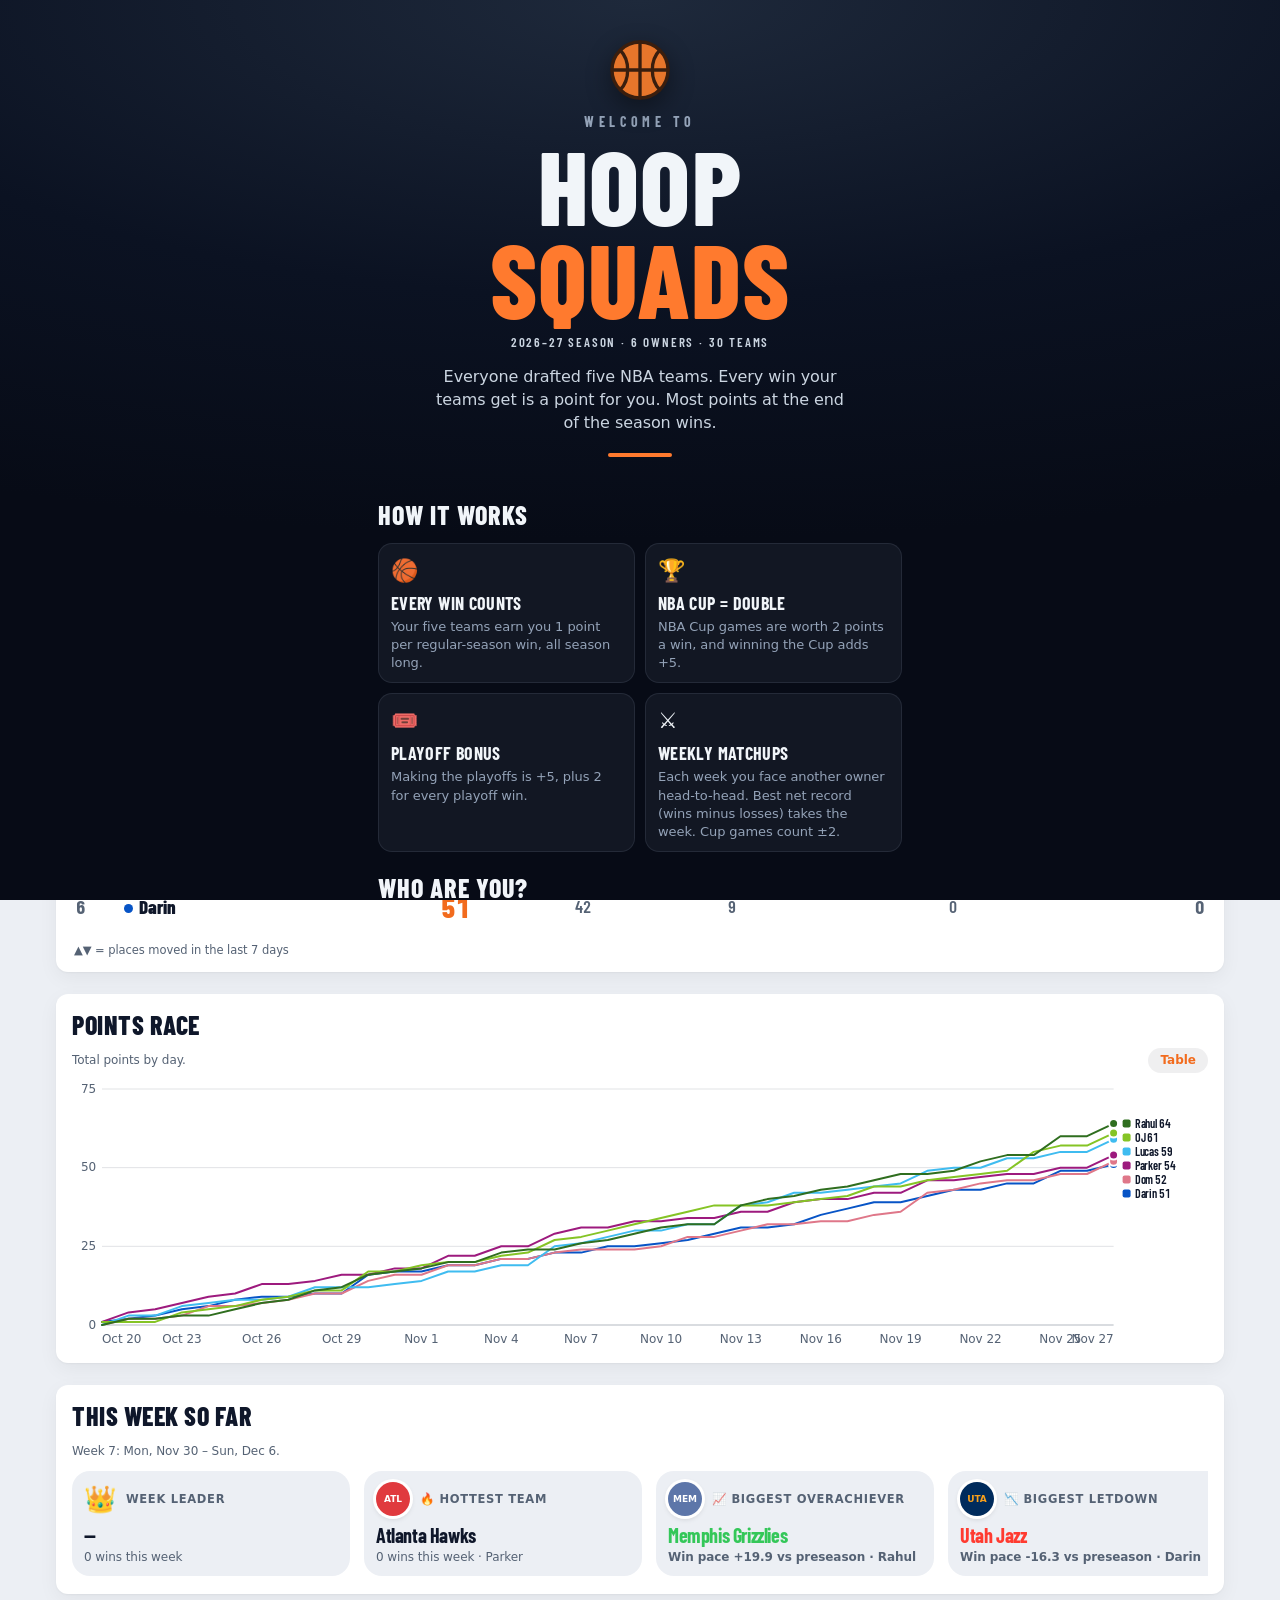
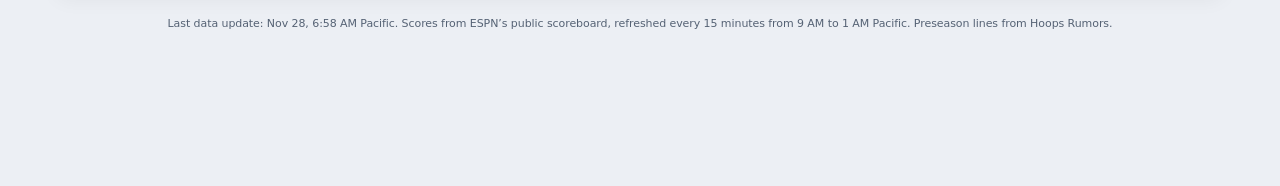
<file: style-preview/next/index.html>
<!doctype html>
<html lang="en">
<head>
  <base href="../../">
  <meta charset="utf-8">
  <meta name="viewport" content="width=device-width, initial-scale=1, viewport-fit=cover">
  <title>Hoop Squads 2026–27</title>
  <link rel="manifest" href="manifest.webmanifest">
  <link rel="apple-touch-icon" href="icons/apple-touch-icon.png">
  <meta name="apple-mobile-web-app-capable" content="yes">
  <meta name="mobile-web-app-capable" content="yes">
  <meta name="apple-mobile-web-app-status-bar-style" content="black-translucent">
  <meta name="apple-mobile-web-app-title" content="Hoop Squads">
  <meta name="theme-color" content="#0f172a">
  <meta name="description" content="Standings, rosters and nightly scores for our Hoop Squads league.">
  <link rel="icon" href="data:image/svg+xml,%3Csvg xmlns='http://www.w3.org/2000/svg' viewBox='0 0 48 48'%3E%3Ccircle cx='24' cy='24' r='21' fill='%23E8762B' stroke='%233A1E0E' stroke-width='2.5'/%3E%3Cpath d='M24 3v42M3 24h42M9.2 9.2c7.4 7.4 7.4 22.2 0 29.6M38.8 9.2c-7.4 7.4-7.4 22.2 0 29.6' fill='none' stroke='%233A1E0E' stroke-width='2.5'/%3E%3C/svg%3E">
  <link rel="preconnect" href="https://fonts.googleapis.com"><link rel="preconnect" href="https://fonts.gstatic.com" crossorigin>
  <link href="https://fonts.googleapis.com/css2?family=Oswald:wght@600;700&display=swap" rel="stylesheet">
  <link rel="stylesheet" href="style.css?v=20261122233744">
  <link rel="stylesheet" href="apple.css?v=20261122233744">
  <link rel="stylesheet" href="arena.css?v=20261122233744">
  <link rel="stylesheet" href="style-preview/next.css?v=1794713597">
</head>
<body>
<div style="font:600 12px/1.3 -apple-system,system-ui,sans-serif;text-align:center;padding:8px 12px;background:#111;color:#bbb">Preview of proposed changes · <a style="color:#ffb27a" href="./">Current site</a></div>
<div class="intro" id="intro" aria-hidden="true">
  <div class="intro-bg"></div>
  <div class="intro-ball"><svg viewBox="0 0 48 48" aria-hidden="true"><circle cx="24" cy="24" r="21" fill="#E8762B" stroke="#3A1E0E" stroke-width="2.5"/><path d="M24 3v42M3 24h42M9.2 9.2c7.4 7.4 7.4 22.2 0 29.6M38.8 9.2c-7.4 7.4-7.4 22.2 0 29.6" fill="none" stroke="#3A1E0E" stroke-width="2.5" stroke-linecap="round"/></svg></div>
  <div class="intro-c"><div class="intro-w">Welcome to</div><div class="intro-t"><span>Hoop</span><span>Squads</span></div></div>
</div>
<script>
/* Opening screen: "Welcome to Hoop Squads", then it shrinks into the title box. */
(function () {
  var el = document.getElementById('intro'); if (!el) return;
  var now = Date.now(), last = 0;
  try { last = +sessionStorage.getItem('pl-intro-at') || 0; } catch (e) {}
  var reduce = window.matchMedia && matchMedia('(prefers-reduced-motion: reduce)').matches;
  var firstVisit = false; try { firstVisit = !localStorage.getItem('pl-me') && localStorage.getItem('pl-welcomed') !== '1'; } catch (e) {}
  if (reduce || !el.animate || now - last < 15000 || firstVisit || /[?&]welcome/.test(location.search)) { el.remove(); return; }   // the landing page is the welcome on a first visit   // skip right after an auto-update reload
  try { sessionStorage.setItem('pl-intro-at', String(now)); } catch (e) {}
  document.documentElement.classList.add('intro-on');
  var done = false, timer;
  function finish() {
    if (done) return; done = true; clearTimeout(timer);
    document.documentElement.classList.remove('intro-on');
    var a = el.animate([{ opacity: 1 }, { opacity: 0 }], { duration: 260, easing: 'ease-out', fill: 'forwards' });
    a.onfinish = function () { el.remove(); };
  }
  function morph() {
    if (done) return;
    var head = document.querySelector('.pl-head'), title = document.querySelector('.pl-main'), ball = document.querySelector('.pl-ball');
    var h = head && head.getBoundingClientRect();
    if (!h || h.bottom < 0 || h.top > innerHeight) { finish(); return; }
    var E = 'cubic-bezier(.65,0,.25,1)', D = 620;
    var bg = el.querySelector('.intro-bg'), t = el.querySelector('.intro-t'), w = el.querySelector('.intro-w'), b = el.querySelector('.intro-ball');
    var r = parseFloat(getComputedStyle(head).borderTopLeftRadius) || 16;
    bg.animate([{ top: '0px', left: '0px', width: innerWidth + 'px', height: innerHeight + 'px', borderRadius: '0px' },
                { top: h.top + 'px', left: h.left + 'px', width: h.width + 'px', height: h.height + 'px', borderRadius: r + 'px' }], { duration: D, easing: E, fill: 'forwards' });
    w.animate([{ opacity: 1, transform: 'none' }, { opacity: 0, transform: 'translateY(-10px)' }], { duration: D * 0.45, easing: 'ease-in', fill: 'forwards' });
    function fly(node, target) {
      if (!target) return;
      var a = node.getBoundingClientRect(), z = target.getBoundingClientRect(); if (!a.height) return;
      var s = z.height / a.height, dx = (z.left + z.width / 2) - (a.left + a.width / 2), dy = (z.top + z.height / 2) - (a.top + a.height / 2);
      node.animate([{ transform: 'none' }, { transform: 'translate(' + dx + 'px,' + dy + 'px) scale(' + s + ')' }], { duration: D, easing: E, fill: 'forwards' });
    }
    fly(t, title); fly(b, ball);
    timer = setTimeout(finish, D + 60);
  }
  el.addEventListener('click', finish);
  timer = setTimeout(morph, 1500);
})();
</script>
<div class="pl-mini" id="pl-mini"><div class="pl-mini-in"><a href="javascript:void(0)" class="pl-mini-title"><svg viewBox="0 0 48 48" aria-hidden="true"><circle cx="24" cy="24" r="21" fill="#E8762B" stroke="#3A1E0E" stroke-width="2.5"/><path d="M24 3v42M3 24h42M9.2 9.2c7.4 7.4 7.4 22.2 0 29.6M38.8 9.2c-7.4 7.4-7.4 22.2 0 29.6" fill="none" stroke="#3A1E0E" stroke-width="2.5" stroke-linecap="round"/></svg><span>Hoop Squads</span></a><button type="button" class="chip chip-btn" id="pl-mini-chip"></button></div><div class="pl-mini-me" id="pl-mini-me" hidden></div></div>
<main class="pl">
  <header class="pl-head" id="top">
    <h1 class="pl-title">
      <svg class="pl-ball" viewBox="0 0 48 48" aria-hidden="true"><circle cx="24" cy="24" r="21" fill="#E8762B" stroke="#3A1E0E" stroke-width="2.5"/><path d="M24 3v42M3 24h42M9.2 9.2c7.4 7.4 7.4 22.2 0 29.6M38.8 9.2c-7.4 7.4-7.4 22.2 0 29.6" fill="none" stroke="#3A1E0E" stroke-width="2.5" stroke-linecap="round"/></svg>
      <span class="pl-name"><span class="pl-main"><span class="pl-w">Hoop</span> <span class="pl-w">Squads</span></span><small class="pl-sub">2026–27 Season</small></span>
      <svg class="pl-ball pl-ball-r" viewBox="0 0 48 48" aria-hidden="true"><circle cx="24" cy="24" r="21" fill="#E8762B" stroke="#3A1E0E" stroke-width="2.5"/><path d="M24 3v42M3 24h42M9.2 9.2c7.4 7.4 7.4 22.2 0 29.6M38.8 9.2c-7.4 7.4-7.4 22.2 0 29.6" fill="none" stroke="#3A1E0E" stroke-width="2.5" stroke-linecap="round"/></svg>
    </h1>
    <div class="pl-chips" id="chips"></div>
  </header>

  <section class="sb" id="scoreboard" aria-label="Today's NBA scores">
    <div class="sb-side"><button type="button" class="sb-date" id="sb-date" aria-label="Pick a day to show on the scoreboard"><span class="sb-dow">—</span><span class="sb-md"></span><span class="sb-pick">▾</span></button><button type="button" class="sb-back" id="sb-back" hidden>Today</button><button type="button" class="sb-back sb-yday" id="sb-yday" hidden>Last night’s games</button></div>
    <div class="sb-strip" id="sb-strip"></div>
  </section>

  <section class="card" id="me-card" aria-label="My team">
    <div id="me-body"></div>
  </section>

  <section class="card" id="leaderboard-card">
    <h2>The Win Column</h2>
    <div class="scroll">
      <table id="leaderboard">
        <thead><tr>
          <th>#</th><th>Owner</th><th class="num">Points</th><th class="num">Wins</th><th class="num">Bonus</th>
          <th class="num">This week</th><th class="num hide-sm">Weeks won</th>
        </tr></thead>
        <tbody></tbody>
      </table>
    </div>
  </section>

  <section class="card" id="race-card">
    <h2>Points race</h2>
    <div class="race-top"><p class="note race-note">Total points by day.</p><button type="button" class="race-tbl-btn" id="race-tbl-btn" aria-pressed="false">Table</button></div>
    <div class="race" id="race"></div>
    <div class="race-table" id="race-table" hidden></div>
  </section>

  <section class="card" id="matchups-card">
    <h2>Matchups</h2>
    <div class="mu-week" id="mu-current"></div>
    <div class="grid mu-grid">
      <div>
        <h3 class="sub">Head-to-head standings</h3>
        <div class="h2h-list" id="h2h-list" role="table" aria-label="Head-to-head standings">
          <div class="h2h-row h2h-head" role="row"><span role="columnheader">#</span><span role="columnheader">Owner</span><span role="columnheader">W–L</span><span role="columnheader">Net</span><span role="columnheader">Wins</span><span role="columnheader">Last 4</span></div>
          <div id="h2h-body" role="rowgroup"></div>
        </div>
      </div>
    </div>
  </section>


  <section class="card" id="recap-card">
    <h2>This week so far</h2>
    <p class="note" id="recap-dates">Monday–Sunday.</p>
    <div class="recap" id="recap"></div>
  </section>


  <section class="card" id="rosters-card">
    <h2 id="rosters">Rosters</h2>
    <p class="foot">Win pace: projected final wins (green = ahead of the preseason line, red = behind). Tap a team for its team card: last and next 5 games, projections, and roster.</p>
    <div class="grid" id="owner-grid"></div>
  </section>

  <div class="grid">
    <section class="card" id="bonus-card">
      <h2>Bonuses earned</h2>
      <p class="note">Bonus points from NBA Cup games, the playoffs, and the NBA Cup title. Tap a total for the breakdown.</p>
      <p class="empty" id="bonus-empty" hidden>No bonuses yet. NBA Cup games start Oct 30 (each win is worth 2).</p>
      <div class="scroll tall">
        <table id="bonus-table">
          <thead><tr><th>Team</th><th>Owner</th><th class="num">Total</th></tr></thead>
          <tbody></tbody>
        </table>
      </div>
    </section>
    <section class="card rules" id="rules-card">
      <h2>Scoring rules</h2>
      <p class="note">A champion wins 16 playoff games, so it earns about 37 bonus points.</p>
      <table>
        <tbody>
          <tr><td>Each regular-season win</td><td class="num total">1</td></tr>
          <tr><td>Each NBA Cup game win</td><td class="num total">2</td></tr>
          <tr><td>Make the playoffs</td><td class="num total">5</td></tr>
          <tr><td>Each playoff game won</td><td class="num total">2</td></tr>
          <tr><td>Win the NBA Cup</td><td class="num total">5</td></tr>
        </tbody>
      </table>
      <ul>
        <li>NBA Cup group-play and knockout wins count 2 points (1 win + 1 bonus); the Cup final doesn’t count as a game, but the winner gets +5.</li>
        <li>Play-in games don’t count; play-in winners do make the playoffs.</li>
        <li>Snake draft, same number of teams per person.</li>
        <li>Teams picked after the season starts count wins from their pick date on.</li>
        <li>Trades are pick swaps only, for next year’s draft.</li>
      </ul>
    </section>
  </div>

  <section class="card" id="upset-card">
    <h2>Big upset watch</h2>
    <p class="note">Side tally only, not counted in points. Logs every underdog win at +350 or longer on the pregame moneyline, in tiers: Upset +350 to +499 (+1), Big upset +500 to +799 (+2), Stunner +800 or longer (+3). “Would-be pts” is what each owner would get if the league adopts it. Tracking started Oct 24.</p>
    <div class="grid upset-grid">
      <div class="scroll">
        <table id="upset-tally">
          <thead><tr><th>Owner</th><th class="num">Upsets</th><th class="num">Big</th><th class="num">Stunners</th><th class="num">Would-be pts</th><th class="num">Longest</th></tr></thead>
          <tbody></tbody>
        </table>
      </div>
      <div class="scroll">
        <p class="empty" id="upset-empty">No +350 upsets yet.</p>
        <table id="upset-list" hidden>
          <thead><tr><th>Date</th><th>Winner</th><th>Owner</th><th>Beat</th><th class="num">Line</th><th>Tier</th><th class="num">Score</th></tr></thead>
          <tbody></tbody>
        </table>
      </div>
    </div>
  </section>

  <section class="card ideas" id="ideas-card">
    <h2>Ideas to vote on</h2>
    <p class="note">Not active yet. None of these count toward points until the league agrees to add them.</p>
    <div class="grid">
      <div>
        <h3>Bonus point ideas</h3>
        <ul>
          <li><b>Underdog wins (tracked above):</b> +1 / +2 / +3 for wins at +350 / +500 / +800 or longer.</li>
          <li><b>Beat the preseason line: +3</b> for any team that finishes above its over/under.</li>
          <li><b>Make the play-in: +2</b> for finishing 7th–10th in its conference.</li>
          <li><b>Weekly player picks:</b> before each Monday–Sunday week, every manager picks one NBA player for each of points, rebounds, and assists. The pick with the league’s highest weekly average in a category gets bonus points (for example +2 each).</li>
        </ul>
      </div>
      <div>
        <h3>League ideas</h3>
        <ul>
          <li><b>Beat Vegas prize:</b> a side prize for whoever’s teams beat their preseason lines by the most combined.</li>
          <li><b>Next year’s draft order:</b> reverse order of this year’s finish, or a lottery weighted toward the bottom.</li>
          <li><b>Tiebreaker:</b> head-to-head record, then deepest playoff run, then most weeks won.</li>
          <li><b>Weekly head-to-head:</b> three matchups each week, with a separate win–loss record.</li>
          <li><b>Small stakes:</b> perks for each weekly winner and a punishment for last place.</li>
          <li><b>End-of-season awards:</b> best value pick, biggest bust, best week, luckiest playoff run.</li>
        </ul>
      </div>
    </div>
  </section>

  <details class="card rules" id="league-rules">
    <summary>League rules</summary>
    <div class="rules-body">
      <h3>The Win Column</h3>
      <ul>
        <li>1 point per regular-season win.</li>
        <li>NBA Cup games (group play and knockouts): 2 points per win. They’re marked in gold on the scoreboard.</li>
        <li>Make the playoffs: +5 (play-in winners count; play-in losers don’t).</li>
        <li>2 points per playoff game won (play-in games don’t count). NBA Cup winner: +5.</li>
        <li><b>Ties:</b> most playoff series won, then most regular-season wins.</li>
      </ul>
      <h3>Matchups</h3>
      <ul>
        <li>Three head-to-head matchups each Monday–Sunday week; everyone plays everyone once every 5 weeks.</li>
        <li>Best net record that week (wins minus losses of your 5 teams) wins.</li>
        <li><b>NBA Cup games count double:</b> +2 for a win, −2 for a loss toward your net that week.</li>
        <li><b>Ties:</b> most total wins that week breaks it; otherwise the matchup is a tie.</li>
        <li><b>Standings order:</b> matchup record, then season net, then total wins.</li>
      </ul>
      <h3>Weekly winners</h3>
      <ul>
        <li>Most regular-season wins in each Monday–Sunday week.</li>
        <li><b>Ties:</b> shared. “Weeks won” counts finished weeks only.</li>
      </ul>
      <h3>Last night’s results</h3>
      <ul>
        <li>Winners keep their team colors; the owner who picked up the win gets +1.</li>
      </ul>
    </div>
  </details>

  <footer class="site-foot" id="foot">Scores from ESPN’s public scoreboard, updated every 15 minutes from 9 AM to 1 AM Pacific. Preseason lines from Hoops Rumors’ over/under recap.</footer>
</main>
<nav class="tabbar" id="tabbar" aria-label="Sections">
  <button type="button" data-go="home"><span class="tb-i"><svg viewBox="0 0 24 24" aria-hidden="true"><path d="M3.5 10.5 12 3.5l8.5 7"/><path d="M5.5 9v10.5h4.5v-6h4v6h4.5V9"/></svg></span><span class="tb-l">Home</span></button>
  <button type="button" data-go="matchups"><span class="tb-i"><svg viewBox="0 0 24 24" aria-hidden="true"><rect x="2.5" y="5" width="19" height="14" rx="2.5"/><path d="M12 5v14"/><circle cx="12" cy="12" r="2.6"/><path d="M2.5 9.5h3v5h-3M21.5 9.5h-3v5h3"/></svg></span><span class="tb-l">Matchups</span></button>
  <button type="button" data-go="rosters"><span class="tb-i"><svg viewBox="0 0 24 24" aria-hidden="true"><circle cx="9" cy="8" r="3.2"/><path d="M3 19.5c.6-3.4 3-5.3 6-5.3s5.4 1.9 6 5.3"/><circle cx="16.8" cy="9" r="2.5"/><path d="M16.3 14.3c2.4.1 4.1 1.7 4.7 4.6"/></svg></span><span class="tb-l">Rosters</span></button>
  <button type="button" data-go="more"><span class="tb-i"><svg viewBox="0 0 24 24" aria-hidden="true"><circle cx="12" cy="12" r="9"/><circle cx="7.8" cy="12" r=".6" class="dot"/><circle cx="12" cy="12" r=".6" class="dot"/><circle cx="16.2" cy="12" r=".6" class="dot"/></svg></span><span class="tb-l">More</span></button>
</nav>
<script>window.SITE_VERSION = "20261122233744";</script>
<script>window.PL_PREVIEW = true;</script>
<script src="app.js?v=20261122233744"></script>
</body>
</html>
</file>
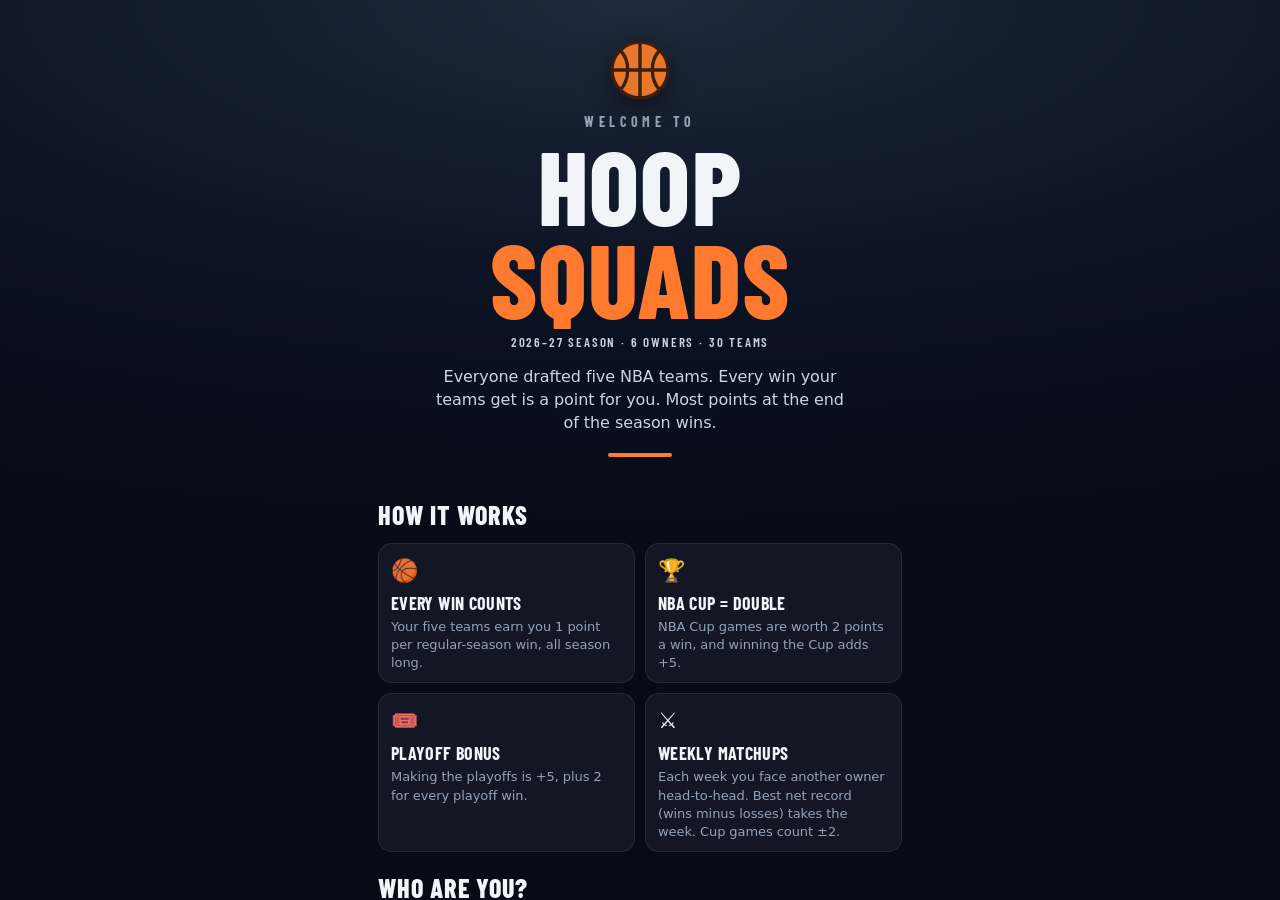
<file: style-preview/retro/index.html>
<!doctype html>
<html lang="en">
<head>
  <base href="../../">
  <meta charset="utf-8">
  <meta name="viewport" content="width=device-width, initial-scale=1, viewport-fit=cover">
  <title>Preview (Retro hardwood) · Hoop Squads 2026–27</title>
  <meta name="description" content="Standings, rosters and nightly scores for our Hoop Squads league.">
  <link rel="icon" href="data:image/svg+xml,%3Csvg xmlns='http://www.w3.org/2000/svg' viewBox='0 0 48 48'%3E%3Ccircle cx='24' cy='24' r='21' fill='%23E8762B' stroke='%233A1E0E' stroke-width='2.5'/%3E%3Cpath d='M24 3v42M3 24h42M9.2 9.2c7.4 7.4 7.4 22.2 0 29.6M38.8 9.2c-7.4 7.4-7.4 22.2 0 29.6' fill='none' stroke='%233A1E0E' stroke-width='2.5'/%3E%3C/svg%3E">
  <link rel="preconnect" href="https://fonts.googleapis.com"><link rel="preconnect" href="https://fonts.gstatic.com" crossorigin>
  <link href="https://fonts.googleapis.com/css2?family=Oswald:wght@600;700&display=swap" rel="stylesheet">
  <link rel="stylesheet" href="style.css?v=20261103181142">
  <link rel="stylesheet" href="apple.css?v=20261103181142">
  <link rel="stylesheet" href="style-preview/theme-retro.css">
</head>
<body>
<div style="font:600 12px/1.3 -apple-system,system-ui,sans-serif;text-align:center;padding:8px 12px;background:#111;color:#bbb">Style preview: <a href="style-preview/arena/">Arena</a> · <a href="style-preview/clean/">Clean modern</a> · <b>Retro hardwood</b> · <a href="./">Current site</a></div><style>body>div:first-of-type a{color:#ffb27a}</style>
<div class="intro" id="intro" aria-hidden="true">
  <div class="intro-bg"></div>
  <div class="intro-ball"><svg viewBox="0 0 48 48" aria-hidden="true"><circle cx="24" cy="24" r="21" fill="#E8762B" stroke="#3A1E0E" stroke-width="2.5"/><path d="M24 3v42M3 24h42M9.2 9.2c7.4 7.4 7.4 22.2 0 29.6M38.8 9.2c-7.4 7.4-7.4 22.2 0 29.6" fill="none" stroke="#3A1E0E" stroke-width="2.5" stroke-linecap="round"/></svg></div>
  <div class="intro-c"><div class="intro-w">Welcome to</div><div class="intro-t"><span>Hoop</span><span>Squads</span></div></div>
</div>
<script>
/* Opening screen: "Welcome to Hoop Squads", then it shrinks into the title box. */
(function () {
  var el = document.getElementById('intro'); if (!el) return;
  var now = Date.now(), last = 0;
  try { last = +sessionStorage.getItem('pl-intro-at') || 0; } catch (e) {}
  var reduce = window.matchMedia && matchMedia('(prefers-reduced-motion: reduce)').matches;
  if (reduce || !el.animate || now - last < 15000) { el.remove(); return; }   // skip right after an auto-update reload
  try { sessionStorage.setItem('pl-intro-at', String(now)); } catch (e) {}
  document.documentElement.classList.add('intro-on');
  var done = false, timer;
  function finish() {
    if (done) return; done = true; clearTimeout(timer);
    document.documentElement.classList.remove('intro-on');
    var a = el.animate([{ opacity: 1 }, { opacity: 0 }], { duration: 260, easing: 'ease-out', fill: 'forwards' });
    a.onfinish = function () { el.remove(); };
  }
  function morph() {
    if (done) return;
    var head = document.querySelector('.pl-head'), title = document.querySelector('.pl-main'), ball = document.querySelector('.pl-ball');
    var h = head && head.getBoundingClientRect();
    if (!h || h.bottom < 0 || h.top > innerHeight) { finish(); return; }
    var E = 'cubic-bezier(.65,0,.25,1)', D = 620;
    var bg = el.querySelector('.intro-bg'), t = el.querySelector('.intro-t'), w = el.querySelector('.intro-w'), b = el.querySelector('.intro-ball');
    var r = parseFloat(getComputedStyle(head).borderTopLeftRadius) || 16;
    bg.animate([{ top: '0px', left: '0px', width: innerWidth + 'px', height: innerHeight + 'px', borderRadius: '0px' },
                { top: h.top + 'px', left: h.left + 'px', width: h.width + 'px', height: h.height + 'px', borderRadius: r + 'px' }], { duration: D, easing: E, fill: 'forwards' });
    w.animate([{ opacity: 1, transform: 'none' }, { opacity: 0, transform: 'translateY(-10px)' }], { duration: D * 0.45, easing: 'ease-in', fill: 'forwards' });
    function fly(node, target) {
      if (!target) return;
      var a = node.getBoundingClientRect(), z = target.getBoundingClientRect(); if (!a.height) return;
      var s = z.height / a.height, dx = (z.left + z.width / 2) - (a.left + a.width / 2), dy = (z.top + z.height / 2) - (a.top + a.height / 2);
      node.animate([{ transform: 'none' }, { transform: 'translate(' + dx + 'px,' + dy + 'px) scale(' + s + ')' }], { duration: D, easing: E, fill: 'forwards' });
    }
    fly(t, title); fly(b, ball);
    timer = setTimeout(finish, D + 60);
  }
  el.addEventListener('click', finish);
  timer = setTimeout(morph, 1500);
})();
</script>
<div class="pl-mini" id="pl-mini"><div class="pl-mini-in"><a href="javascript:void(0)" class="pl-mini-title"><svg viewBox="0 0 48 48" aria-hidden="true"><circle cx="24" cy="24" r="21" fill="#E8762B" stroke="#3A1E0E" stroke-width="2.5"/><path d="M24 3v42M3 24h42M9.2 9.2c7.4 7.4 7.4 22.2 0 29.6M38.8 9.2c-7.4 7.4-7.4 22.2 0 29.6" fill="none" stroke="#3A1E0E" stroke-width="2.5" stroke-linecap="round"/></svg><span>Hoop Squads</span></a><button type="button" class="chip chip-btn" id="pl-mini-chip"></button></div><div class="pl-mini-me" id="pl-mini-me" hidden></div></div>
<main class="pl">
  <header class="pl-head" id="top">
    <h1 class="pl-title">
      <svg class="pl-ball" viewBox="0 0 48 48" aria-hidden="true"><circle cx="24" cy="24" r="21" fill="#E8762B" stroke="#3A1E0E" stroke-width="2.5"/><path d="M24 3v42M3 24h42M9.2 9.2c7.4 7.4 7.4 22.2 0 29.6M38.8 9.2c-7.4 7.4-7.4 22.2 0 29.6" fill="none" stroke="#3A1E0E" stroke-width="2.5" stroke-linecap="round"/></svg>
      <span class="pl-name"><span class="pl-main"><span class="pl-w">Hoop</span> <span class="pl-w">Squads</span></span><small class="pl-sub">2026–27 Season</small></span>
      <svg class="pl-ball pl-ball-r" viewBox="0 0 48 48" aria-hidden="true"><circle cx="24" cy="24" r="21" fill="#E8762B" stroke="#3A1E0E" stroke-width="2.5"/><path d="M24 3v42M3 24h42M9.2 9.2c7.4 7.4 7.4 22.2 0 29.6M38.8 9.2c-7.4 7.4-7.4 22.2 0 29.6" fill="none" stroke="#3A1E0E" stroke-width="2.5" stroke-linecap="round"/></svg>
    </h1>
    <div class="pl-chips" id="chips"></div>
  </header>

  <section class="sb" id="scoreboard" aria-label="Today's NBA scores">
    <div class="sb-side"><button type="button" class="sb-date" id="sb-date" aria-label="Pick a day to show on the scoreboard"><span class="sb-dow">—</span><span class="sb-md"></span><span class="sb-pick">▾</span></button><button type="button" class="sb-back" id="sb-back" hidden>Today</button><button type="button" class="sb-back sb-yday" id="sb-yday" hidden>Last night’s games</button></div>
    <div class="sb-strip" id="sb-strip"></div>
  </section>

  <section class="card" id="me-card" aria-label="My team">
    <div id="me-body"></div>
  </section>

  <section class="card" id="leaderboard-card">
    <h2>The Win Column</h2>
    <div class="scroll">
      <table id="leaderboard">
        <thead><tr>
          <th>#</th><th>Owner</th><th class="num">Wins</th><th class="num">Bonus</th><th class="num">Points</th>
          <th class="num">This week</th><th class="num hide-sm">Weeks won</th>
        </tr></thead>
        <tbody></tbody>
      </table>
    </div>
  </section>

  <section class="card" id="race-card">
    <h2>Points race</h2>
    <div class="race-top"><p class="note race-note">Total points by day.</p><button type="button" class="race-tbl-btn" id="race-tbl-btn" aria-pressed="false">Table</button></div>
    <div class="race" id="race"></div>
    <div class="race-table" id="race-table" hidden></div>
  </section>

  <section class="card" id="matchups-card">
    <h2>Matchups</h2>
    <div class="mu-week" id="mu-current"></div>
    <div class="grid mu-grid">
      <div>
        <h3 class="sub">Head-to-head standings</h3>
        <div class="h2h-list" id="h2h-list" role="table" aria-label="Head-to-head standings">
          <div class="h2h-row h2h-head" role="row"><span role="columnheader">#</span><span role="columnheader">Owner</span><span role="columnheader">W–L</span><span role="columnheader">Net</span><span role="columnheader">Wins</span><span role="columnheader">Last 4</span></div>
          <div id="h2h-body" role="rowgroup"></div>
        </div>
      </div>
    </div>
  </section>


  <section class="card" id="recap-card">
    <h2>This week so far</h2>
    <p class="note" id="recap-dates">Monday–Sunday.</p>
    <div class="recap" id="recap"></div>
  </section>


  <section class="card" id="rosters-card">
    <h2 id="rosters">Rosters</h2>
    <p class="foot">Win pace: projected final wins (green = ahead of the preseason line, red = behind). Tap a team for its team card: last and next 5 games, projections, and roster.</p>
    <div class="grid" id="owner-grid"></div>
  </section>

  <div class="grid">
    <section class="card" id="bonus-card">
      <h2>Bonuses earned</h2>
      <p class="note">Bonus points from NBA Cup games, the playoffs, and the NBA Cup title. Tap a total for the breakdown.</p>
      <p class="empty" id="bonus-empty" hidden>No bonuses yet. NBA Cup games start Oct 30 (each win is worth 2).</p>
      <div class="scroll tall">
        <table id="bonus-table">
          <thead><tr><th>Team</th><th>Owner</th><th class="num">Total</th></tr></thead>
          <tbody></tbody>
        </table>
      </div>
    </section>
    <section class="card rules" id="rules-card">
      <h2>Scoring rules</h2>
      <p class="note">A champion wins 16 playoff games, so it earns about 37 bonus points.</p>
      <table>
        <tbody>
          <tr><td>Each regular-season win</td><td class="num total">1</td></tr>
          <tr><td>Each NBA Cup game win</td><td class="num total">2</td></tr>
          <tr><td>Make the playoffs</td><td class="num total">5</td></tr>
          <tr><td>Each playoff game won</td><td class="num total">2</td></tr>
          <tr><td>Win the NBA Cup</td><td class="num total">5</td></tr>
        </tbody>
      </table>
      <ul>
        <li>NBA Cup group-play and knockout wins count 2 points (1 win + 1 bonus); the Cup final doesn’t count as a game, but the winner gets +5.</li>
        <li>Play-in games don’t count; play-in winners do make the playoffs.</li>
        <li>Snake draft, same number of teams per person.</li>
        <li>Teams picked after the season starts count wins from their pick date on.</li>
        <li>Trades are pick swaps only, for next year’s draft.</li>
      </ul>
    </section>
  </div>

  <section class="card" id="upset-card">
    <h2>Big upset watch</h2>
    <p class="note">Side tally only, not counted in points. Logs every underdog win at +350 or longer on the pregame moneyline, in tiers: Upset +350 to +499 (+1), Big upset +500 to +799 (+2), Stunner +800 or longer (+3). “Would-be pts” is what each owner would get if the league adopts it. Tracking started Oct 24.</p>
    <div class="grid upset-grid">
      <div class="scroll">
        <table id="upset-tally">
          <thead><tr><th>Owner</th><th class="num">Upsets</th><th class="num">Big</th><th class="num">Stunners</th><th class="num">Would-be pts</th><th class="num">Longest</th></tr></thead>
          <tbody></tbody>
        </table>
      </div>
      <div class="scroll">
        <p class="empty" id="upset-empty">No +350 upsets yet.</p>
        <table id="upset-list" hidden>
          <thead><tr><th>Date</th><th>Winner</th><th>Owner</th><th>Beat</th><th class="num">Line</th><th>Tier</th><th class="num">Score</th></tr></thead>
          <tbody></tbody>
        </table>
      </div>
    </div>
  </section>

  <section class="card ideas" id="ideas-card">
    <h2>Ideas to vote on</h2>
    <p class="note">Not active yet. None of these count toward points until the league agrees to add them.</p>
    <div class="grid">
      <div>
        <h3>Bonus point ideas</h3>
        <ul>
          <li><b>Underdog wins (tracked above):</b> +1 / +2 / +3 for wins at +350 / +500 / +800 or longer.</li>
          <li><b>Beat the preseason line: +3</b> for any team that finishes above its over/under.</li>
          <li><b>Make the play-in: +2</b> for finishing 7th–10th in its conference.</li>
          <li><b>Weekly player picks:</b> before each Monday–Sunday week, every manager picks one NBA player for each of points, rebounds, and assists. The pick with the league’s highest weekly average in a category gets bonus points (for example +2 each).</li>
        </ul>
      </div>
      <div>
        <h3>League ideas</h3>
        <ul>
          <li><b>Beat Vegas prize:</b> a side prize for whoever’s teams beat their preseason lines by the most combined.</li>
          <li><b>Next year’s draft order:</b> reverse order of this year’s finish, or a lottery weighted toward the bottom.</li>
          <li><b>Tiebreaker:</b> head-to-head record, then deepest playoff run, then most weeks won.</li>
          <li><b>Weekly head-to-head:</b> three matchups each week, with a separate win–loss record.</li>
          <li><b>Small stakes:</b> perks for each weekly winner and a punishment for last place.</li>
          <li><b>End-of-season awards:</b> best value pick, biggest bust, best week, luckiest playoff run.</li>
        </ul>
      </div>
    </div>
  </section>

  <details class="card rules" id="league-rules">
    <summary>League rules</summary>
    <div class="rules-body">
      <h3>The Win Column</h3>
      <ul>
        <li>1 point per regular-season win.</li>
        <li>NBA Cup games (group play and knockouts): 2 points per win. They’re marked in gold on the scoreboard.</li>
        <li>Make the playoffs: +5 (play-in winners count; play-in losers don’t).</li>
        <li>2 points per playoff game won (play-in games don’t count). NBA Cup winner: +5.</li>
        <li><b>Ties:</b> most playoff series won, then most regular-season wins.</li>
      </ul>
      <h3>Matchups</h3>
      <ul>
        <li>Three head-to-head matchups each Monday–Sunday week; everyone plays everyone once every 5 weeks.</li>
        <li>Best net record that week (wins minus losses of your 5 teams) wins.</li>
        <li><b>NBA Cup games count double:</b> +2 for a win, −2 for a loss toward your net that week.</li>
        <li><b>Ties:</b> most total wins that week breaks it; otherwise the matchup is a tie.</li>
        <li><b>Standings order:</b> matchup record, then season net, then total wins.</li>
      </ul>
      <h3>Weekly winners</h3>
      <ul>
        <li>Most regular-season wins in each Monday–Sunday week.</li>
        <li><b>Ties:</b> shared. “Weeks won” counts finished weeks only.</li>
      </ul>
      <h3>Last night’s results</h3>
      <ul>
        <li>Winners keep their team colors; the owner who picked up the win gets +1.</li>
      </ul>
    </div>
  </details>

  <footer class="site-foot" id="foot">Scores from ESPN’s public scoreboard, updated every 15 minutes from 9 AM to 1 AM Pacific. Preseason lines from Hoops Rumors’ over/under recap.</footer>
</main>
<nav class="tabbar" id="tabbar" aria-label="Sections">
  <button type="button" data-go="home"><span class="tb-i"><svg viewBox="0 0 24 24" aria-hidden="true"><path d="M3.5 10.5 12 3.5l8.5 7"/><path d="M5.5 9v10.5h4.5v-6h4v6h4.5V9"/></svg></span><span class="tb-l">Home</span></button>
  <button type="button" data-go="matchups"><span class="tb-i"><svg viewBox="0 0 24 24" aria-hidden="true"><rect x="2.5" y="5" width="19" height="14" rx="2.5"/><path d="M12 5v14"/><circle cx="12" cy="12" r="2.6"/><path d="M2.5 9.5h3v5h-3M21.5 9.5h-3v5h3"/></svg></span><span class="tb-l">Matchups</span></button>
  <button type="button" data-go="rosters"><span class="tb-i"><svg viewBox="0 0 24 24" aria-hidden="true"><circle cx="9" cy="8" r="3.2"/><path d="M3 19.5c.6-3.4 3-5.3 6-5.3s5.4 1.9 6 5.3"/><circle cx="16.8" cy="9" r="2.5"/><path d="M16.3 14.3c2.4.1 4.1 1.7 4.7 4.6"/></svg></span><span class="tb-l">Rosters</span></button>
  <button type="button" data-go="more"><span class="tb-i"><svg viewBox="0 0 24 24" aria-hidden="true"><circle cx="12" cy="12" r="9"/><circle cx="7.8" cy="12" r=".6" class="dot"/><circle cx="12" cy="12" r=".6" class="dot"/><circle cx="16.2" cy="12" r=".6" class="dot"/></svg></span><span class="tb-l">More</span></button>
</nav>
<script>window.SITE_VERSION = "20261103181142";</script>
<script src="app.js?v=20261103181142"></script>
</body>
</html>
</file>
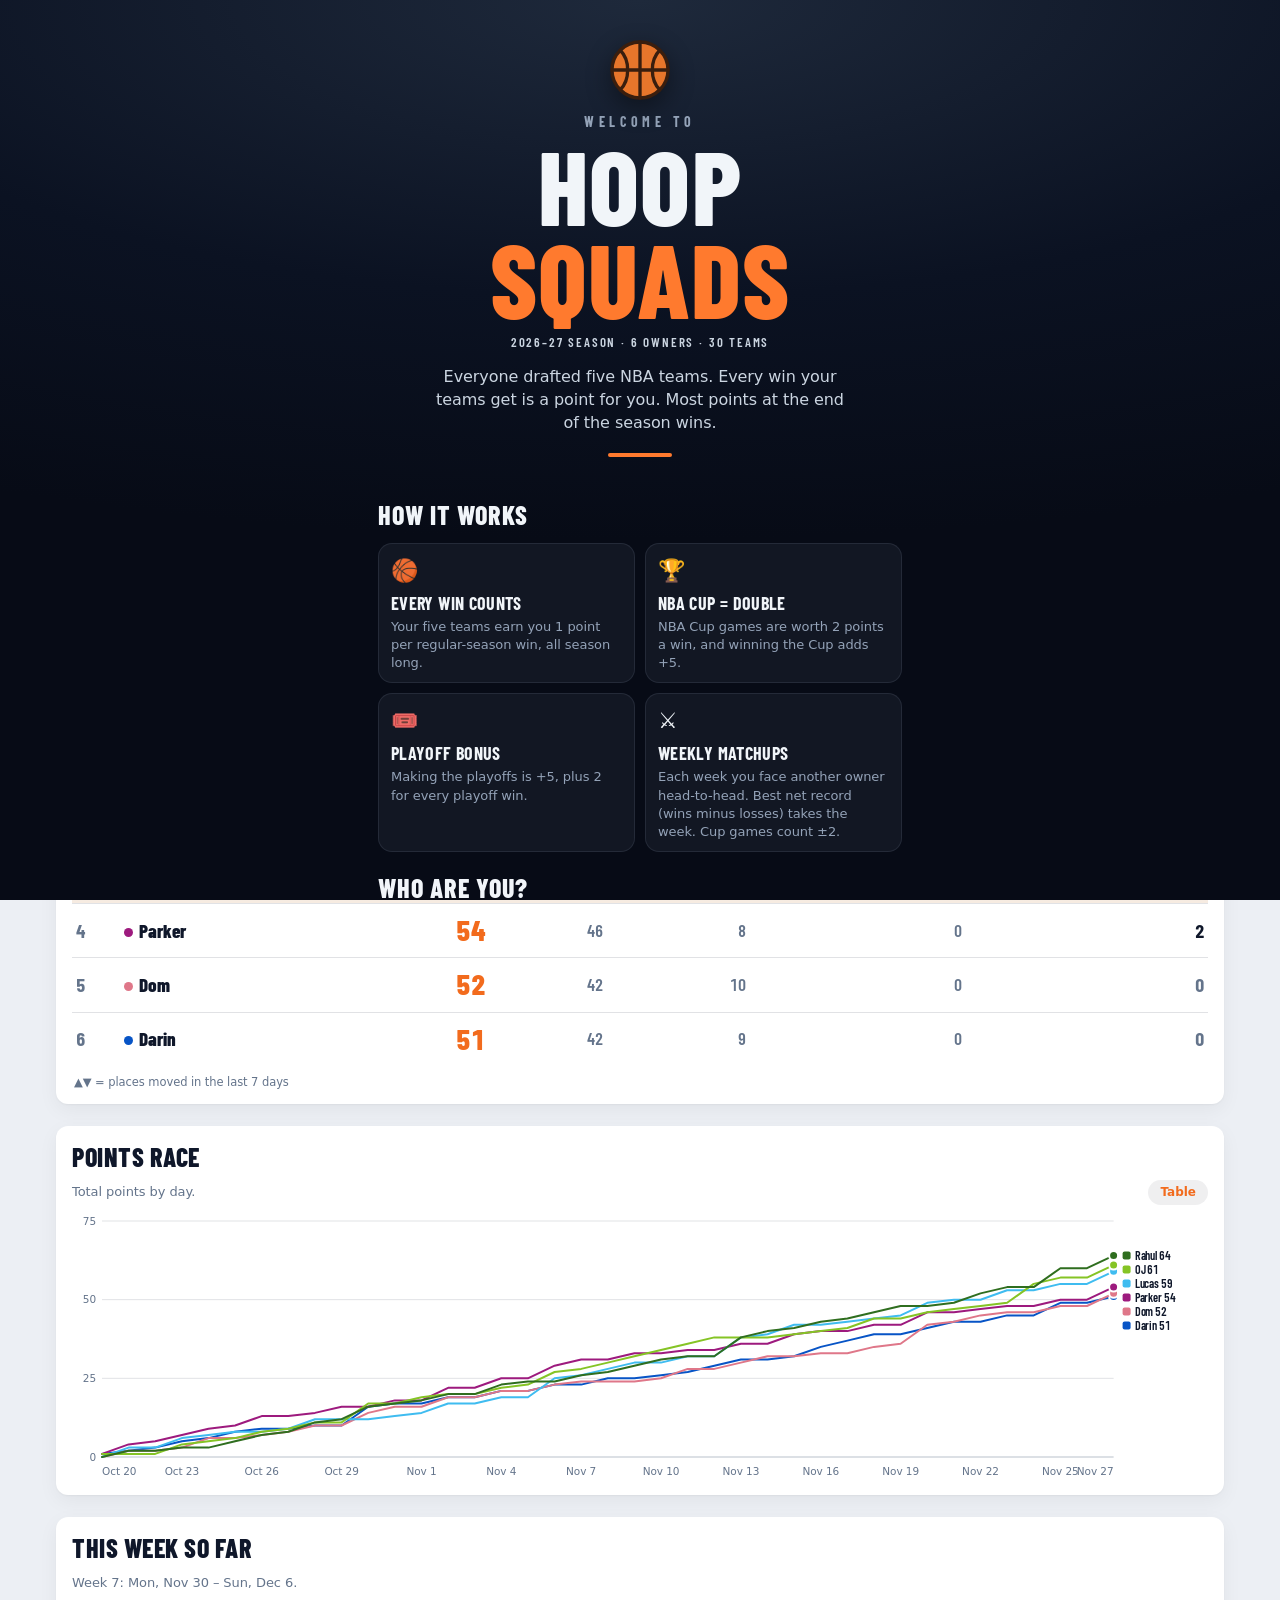
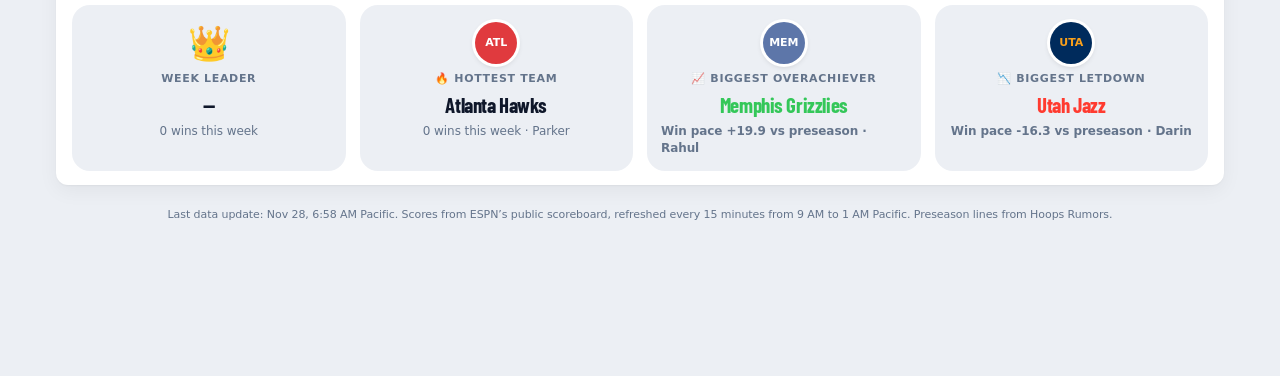
<file: style-preview/ux/index.html>
<!doctype html>
<html lang="en">
<head>
  <base href="../../">
  <meta charset="utf-8">
  <meta name="viewport" content="width=device-width, initial-scale=1, viewport-fit=cover">
  <title>Hoop Squads 2026–27</title>
  <link rel="manifest" href="manifest.webmanifest">
  <link rel="apple-touch-icon" href="icons/apple-touch-icon.png">
  <meta name="apple-mobile-web-app-capable" content="yes">
  <meta name="mobile-web-app-capable" content="yes">
  <meta name="apple-mobile-web-app-status-bar-style" content="black-translucent">
  <meta name="apple-mobile-web-app-title" content="Hoop Squads">
  <meta name="theme-color" content="#0f172a">
  <meta name="description" content="Standings, rosters and nightly scores for our Hoop Squads league.">
  <link rel="icon" href="data:image/svg+xml,%3Csvg xmlns='http://www.w3.org/2000/svg' viewBox='0 0 48 48'%3E%3Ccircle cx='24' cy='24' r='21' fill='%23E8762B' stroke='%233A1E0E' stroke-width='2.5'/%3E%3Cpath d='M24 3v42M3 24h42M9.2 9.2c7.4 7.4 7.4 22.2 0 29.6M38.8 9.2c-7.4 7.4-7.4 22.2 0 29.6' fill='none' stroke='%233A1E0E' stroke-width='2.5'/%3E%3C/svg%3E">
  <link rel="preconnect" href="https://fonts.googleapis.com"><link rel="preconnect" href="https://fonts.gstatic.com" crossorigin>
  <link href="https://fonts.googleapis.com/css2?family=Oswald:wght@600;700&display=swap" rel="stylesheet">
  <link rel="stylesheet" href="style.css?v=20261122233744">
  <link rel="stylesheet" href="apple.css?v=20261122233744">
  <link rel="stylesheet" href="arena.css?v=20261122233744">
  <link rel="stylesheet" href="style-preview/ux.css?v=1795383135">
</head>
<body>
<div class="ux-banner">Preview: easier-to-use ideas · look for the orange numbers · <a href="./">Current site</a><ol><li><span class="ux-n">1</span> Since you last checked</li><li><span class="ux-n">2</span> Who to root for</li><li><span class="ux-n">3</span> Tap ⓘ for what it means</li><li><span class="ux-n">4</span> Names &amp; teams open cards</li><li><span class="ux-n">5</span> ▲▼ standings moves</li><li><span class="ux-n">6</span> Your stuff first</li><li><span class="ux-n">7</span> How it works (More tab)</li></ol></div>
<div class="intro" id="intro" aria-hidden="true">
  <div class="intro-bg"></div>
  <div class="intro-ball"><svg viewBox="0 0 48 48" aria-hidden="true"><circle cx="24" cy="24" r="21" fill="#E8762B" stroke="#3A1E0E" stroke-width="2.5"/><path d="M24 3v42M3 24h42M9.2 9.2c7.4 7.4 7.4 22.2 0 29.6M38.8 9.2c-7.4 7.4-7.4 22.2 0 29.6" fill="none" stroke="#3A1E0E" stroke-width="2.5" stroke-linecap="round"/></svg></div>
  <div class="intro-c"><div class="intro-w">Welcome to</div><div class="intro-t"><span>Hoop</span><span>Squads</span></div></div>
</div>
<script>
/* Opening screen: "Welcome to Hoop Squads", then it shrinks into the title box. */
(function () {
  var el = document.getElementById('intro'); if (!el) return;
  var now = Date.now(), last = 0;
  try { last = +sessionStorage.getItem('pl-intro-at') || 0; } catch (e) {}
  var reduce = window.matchMedia && matchMedia('(prefers-reduced-motion: reduce)').matches;
  var firstVisit = false; try { firstVisit = !localStorage.getItem('pl-me') && localStorage.getItem('pl-welcomed') !== '1'; } catch (e) {}
  if (reduce || !el.animate || now - last < 15000 || firstVisit || /[?&]welcome/.test(location.search)) { el.remove(); return; }   // the landing page is the welcome on a first visit   // skip right after an auto-update reload
  try { sessionStorage.setItem('pl-intro-at', String(now)); } catch (e) {}
  document.documentElement.classList.add('intro-on');
  var done = false, timer;
  function finish() {
    if (done) return; done = true; clearTimeout(timer);
    document.documentElement.classList.remove('intro-on');
    var a = el.animate([{ opacity: 1 }, { opacity: 0 }], { duration: 260, easing: 'ease-out', fill: 'forwards' });
    a.onfinish = function () { el.remove(); };
  }
  function morph() {
    if (done) return;
    var head = document.querySelector('.pl-head'), title = document.querySelector('.pl-main'), ball = document.querySelector('.pl-ball');
    var h = head && head.getBoundingClientRect();
    if (!h || h.bottom < 0 || h.top > innerHeight) { finish(); return; }
    var E = 'cubic-bezier(.65,0,.25,1)', D = 620;
    var bg = el.querySelector('.intro-bg'), t = el.querySelector('.intro-t'), w = el.querySelector('.intro-w'), b = el.querySelector('.intro-ball');
    var r = parseFloat(getComputedStyle(head).borderTopLeftRadius) || 16;
    bg.animate([{ top: '0px', left: '0px', width: innerWidth + 'px', height: innerHeight + 'px', borderRadius: '0px' },
                { top: h.top + 'px', left: h.left + 'px', width: h.width + 'px', height: h.height + 'px', borderRadius: r + 'px' }], { duration: D, easing: E, fill: 'forwards' });
    w.animate([{ opacity: 1, transform: 'none' }, { opacity: 0, transform: 'translateY(-10px)' }], { duration: D * 0.45, easing: 'ease-in', fill: 'forwards' });
    function fly(node, target) {
      if (!target) return;
      var a = node.getBoundingClientRect(), z = target.getBoundingClientRect(); if (!a.height) return;
      var s = z.height / a.height, dx = (z.left + z.width / 2) - (a.left + a.width / 2), dy = (z.top + z.height / 2) - (a.top + a.height / 2);
      node.animate([{ transform: 'none' }, { transform: 'translate(' + dx + 'px,' + dy + 'px) scale(' + s + ')' }], { duration: D, easing: E, fill: 'forwards' });
    }
    fly(t, title); fly(b, ball);
    timer = setTimeout(finish, D + 60);
  }
  el.addEventListener('click', finish);
  timer = setTimeout(morph, 1500);
})();
</script>
<div class="pl-mini" id="pl-mini"><div class="pl-mini-in"><a href="javascript:void(0)" class="pl-mini-title"><svg viewBox="0 0 48 48" aria-hidden="true"><circle cx="24" cy="24" r="21" fill="#E8762B" stroke="#3A1E0E" stroke-width="2.5"/><path d="M24 3v42M3 24h42M9.2 9.2c7.4 7.4 7.4 22.2 0 29.6M38.8 9.2c-7.4 7.4-7.4 22.2 0 29.6" fill="none" stroke="#3A1E0E" stroke-width="2.5" stroke-linecap="round"/></svg><span>Hoop Squads</span></a><button type="button" class="chip chip-btn" id="pl-mini-chip"></button></div><div class="pl-mini-me" id="pl-mini-me" hidden></div></div>
<main class="pl">
  <header class="pl-head" id="top">
    <h1 class="pl-title">
      <svg class="pl-ball" viewBox="0 0 48 48" aria-hidden="true"><circle cx="24" cy="24" r="21" fill="#E8762B" stroke="#3A1E0E" stroke-width="2.5"/><path d="M24 3v42M3 24h42M9.2 9.2c7.4 7.4 7.4 22.2 0 29.6M38.8 9.2c-7.4 7.4-7.4 22.2 0 29.6" fill="none" stroke="#3A1E0E" stroke-width="2.5" stroke-linecap="round"/></svg>
      <span class="pl-name"><span class="pl-main"><span class="pl-w">Hoop</span> <span class="pl-w">Squads</span></span><small class="pl-sub">2026–27 Season</small></span>
      <svg class="pl-ball pl-ball-r" viewBox="0 0 48 48" aria-hidden="true"><circle cx="24" cy="24" r="21" fill="#E8762B" stroke="#3A1E0E" stroke-width="2.5"/><path d="M24 3v42M3 24h42M9.2 9.2c7.4 7.4 7.4 22.2 0 29.6M38.8 9.2c-7.4 7.4-7.4 22.2 0 29.6" fill="none" stroke="#3A1E0E" stroke-width="2.5" stroke-linecap="round"/></svg>
    </h1>
    <div class="pl-chips" id="chips"></div>
  </header>

  <section class="sb" id="scoreboard" aria-label="Today's NBA scores">
    <div class="sb-side"><button type="button" class="sb-date" id="sb-date" aria-label="Pick a day to show on the scoreboard"><span class="sb-dow">—</span><span class="sb-md"></span><span class="sb-pick">▾</span></button><button type="button" class="sb-back" id="sb-back" hidden>Today</button><button type="button" class="sb-back sb-yday" id="sb-yday" hidden>Last night’s games</button></div>
    <div class="sb-strip" id="sb-strip"></div>
  </section>

  <section class="card" id="me-card" aria-label="My team">
    <div id="me-body"></div>
  </section>

  <section class="card" id="leaderboard-card">
    <h2>The Win Column</h2>
    <div class="scroll">
      <table id="leaderboard">
        <thead><tr>
          <th>#</th><th>Owner</th><th class="num">Points</th><th class="num">Wins</th><th class="num">Bonus</th>
          <th class="num">This week</th><th class="num hide-sm">Weeks won</th>
        </tr></thead>
        <tbody></tbody>
      </table>
    </div>
  </section>

  <section class="card" id="race-card">
    <h2>Points race</h2>
    <div class="race-top"><p class="note race-note">Total points by day.</p><button type="button" class="race-tbl-btn" id="race-tbl-btn" aria-pressed="false">Table</button></div>
    <div class="race" id="race"></div>
    <div class="race-table" id="race-table" hidden></div>
  </section>

  <section class="card" id="matchups-card">
    <h2>Matchups</h2>
    <div class="mu-week" id="mu-current"></div>
    <div class="grid mu-grid">
      <div>
        <h3 class="sub">Head-to-head standings</h3>
        <div class="h2h-list" id="h2h-list" role="table" aria-label="Head-to-head standings">
          <div class="h2h-row h2h-head" role="row"><span role="columnheader">#</span><span role="columnheader">Owner</span><span role="columnheader">W–L</span><span role="columnheader">Net</span><span role="columnheader">Wins</span><span role="columnheader">Last 4</span></div>
          <div id="h2h-body" role="rowgroup"></div>
        </div>
      </div>
    </div>
  </section>


  <section class="card" id="recap-card">
    <h2>This week so far</h2>
    <p class="note" id="recap-dates">Monday–Sunday.</p>
    <div class="recap" id="recap"></div>
  </section>


  <section class="card" id="rosters-card">
    <h2 id="rosters">Rosters</h2>
    <p class="foot">Win pace: projected final wins (green = ahead of the preseason line, red = behind). Tap a team for its team card: last and next 5 games, projections, and roster.</p>
    <div class="grid" id="owner-grid"></div>
  </section>

  <div class="grid">
    <section class="card" id="bonus-card">
      <h2>Bonuses earned</h2>
      <p class="note">Bonus points from NBA Cup games, the playoffs, and the NBA Cup title. Tap a total for the breakdown.</p>
      <p class="empty" id="bonus-empty" hidden>No bonuses yet. NBA Cup games start Oct 30 (each win is worth 2).</p>
      <div class="scroll tall">
        <table id="bonus-table">
          <thead><tr><th>Team</th><th>Owner</th><th class="num">Total</th></tr></thead>
          <tbody></tbody>
        </table>
      </div>
    </section>
    <section class="card rules" id="rules-card">
      <h2>Scoring rules</h2>
      <p class="note">A champion wins 16 playoff games, so it earns about 37 bonus points.</p>
      <table>
        <tbody>
          <tr><td>Each regular-season win</td><td class="num total">1</td></tr>
          <tr><td>Each NBA Cup game win</td><td class="num total">2</td></tr>
          <tr><td>Make the playoffs</td><td class="num total">5</td></tr>
          <tr><td>Each playoff game won</td><td class="num total">2</td></tr>
          <tr><td>Win the NBA Cup</td><td class="num total">5</td></tr>
        </tbody>
      </table>
      <ul>
        <li>NBA Cup group-play and knockout wins count 2 points (1 win + 1 bonus); the Cup final doesn’t count as a game, but the winner gets +5.</li>
        <li>Play-in games don’t count; play-in winners do make the playoffs.</li>
        <li>Snake draft, same number of teams per person.</li>
        <li>Teams picked after the season starts count wins from their pick date on.</li>
        <li>Trades are pick swaps only, for next year’s draft.</li>
      </ul>
    </section>
  </div>

  <section class="card" id="upset-card">
    <h2>Big upset watch</h2>
    <p class="note">Side tally only, not counted in points. Logs every underdog win at +350 or longer on the pregame moneyline, in tiers: Upset +350 to +499 (+1), Big upset +500 to +799 (+2), Stunner +800 or longer (+3). “Would-be pts” is what each owner would get if the league adopts it. Tracking started Oct 24.</p>
    <div class="grid upset-grid">
      <div class="scroll">
        <table id="upset-tally">
          <thead><tr><th>Owner</th><th class="num">Upsets</th><th class="num">Big</th><th class="num">Stunners</th><th class="num">Would-be pts</th><th class="num">Longest</th></tr></thead>
          <tbody></tbody>
        </table>
      </div>
      <div class="scroll">
        <p class="empty" id="upset-empty">No +350 upsets yet.</p>
        <table id="upset-list" hidden>
          <thead><tr><th>Date</th><th>Winner</th><th>Owner</th><th>Beat</th><th class="num">Line</th><th>Tier</th><th class="num">Score</th></tr></thead>
          <tbody></tbody>
        </table>
      </div>
    </div>
  </section>

  <section class="card ideas" id="ideas-card">
    <h2>Ideas to vote on</h2>
    <p class="note">Not active yet. None of these count toward points until the league agrees to add them.</p>
    <div class="grid">
      <div>
        <h3>Bonus point ideas</h3>
        <ul>
          <li><b>Underdog wins (tracked above):</b> +1 / +2 / +3 for wins at +350 / +500 / +800 or longer.</li>
          <li><b>Beat the preseason line: +3</b> for any team that finishes above its over/under.</li>
          <li><b>Make the play-in: +2</b> for finishing 7th–10th in its conference.</li>
          <li><b>Weekly player picks:</b> before each Monday–Sunday week, every manager picks one NBA player for each of points, rebounds, and assists. The pick with the league’s highest weekly average in a category gets bonus points (for example +2 each).</li>
        </ul>
      </div>
      <div>
        <h3>League ideas</h3>
        <ul>
          <li><b>Beat Vegas prize:</b> a side prize for whoever’s teams beat their preseason lines by the most combined.</li>
          <li><b>Next year’s draft order:</b> reverse order of this year’s finish, or a lottery weighted toward the bottom.</li>
          <li><b>Tiebreaker:</b> head-to-head record, then deepest playoff run, then most weeks won.</li>
          <li><b>Weekly head-to-head:</b> three matchups each week, with a separate win–loss record.</li>
          <li><b>Small stakes:</b> perks for each weekly winner and a punishment for last place.</li>
          <li><b>End-of-season awards:</b> best value pick, biggest bust, best week, luckiest playoff run.</li>
        </ul>
      </div>
    </div>
  </section>

  <details class="card rules" id="league-rules">
    <summary>League rules</summary>
    <div class="rules-body">
      <h3>The Win Column</h3>
      <ul>
        <li>1 point per regular-season win.</li>
        <li>NBA Cup games (group play and knockouts): 2 points per win. They’re marked in gold on the scoreboard.</li>
        <li>Make the playoffs: +5 (play-in winners count; play-in losers don’t).</li>
        <li>2 points per playoff game won (play-in games don’t count). NBA Cup winner: +5.</li>
        <li><b>Ties:</b> most playoff series won, then most regular-season wins.</li>
      </ul>
      <h3>Matchups</h3>
      <ul>
        <li>Three head-to-head matchups each Monday–Sunday week; everyone plays everyone once every 5 weeks.</li>
        <li>Best net record that week (wins minus losses of your 5 teams) wins.</li>
        <li><b>NBA Cup games count double:</b> +2 for a win, −2 for a loss toward your net that week.</li>
        <li><b>Ties:</b> most total wins that week breaks it; otherwise the matchup is a tie.</li>
        <li><b>Standings order:</b> matchup record, then season net, then total wins.</li>
      </ul>
      <h3>Weekly winners</h3>
      <ul>
        <li>Most regular-season wins in each Monday–Sunday week.</li>
        <li><b>Ties:</b> shared. “Weeks won” counts finished weeks only.</li>
      </ul>
      <h3>Last night’s results</h3>
      <ul>
        <li>Winners keep their team colors; the owner who picked up the win gets +1.</li>
      </ul>
    </div>
  </details>

  <footer class="site-foot" id="foot">Scores from ESPN’s public scoreboard, updated every 15 minutes from 9 AM to 1 AM Pacific. Preseason lines from Hoops Rumors’ over/under recap.</footer>
</main>
<nav class="tabbar" id="tabbar" aria-label="Sections">
  <button type="button" data-go="home"><span class="tb-i"><svg viewBox="0 0 24 24" aria-hidden="true"><path d="M3.5 10.5 12 3.5l8.5 7"/><path d="M5.5 9v10.5h4.5v-6h4v6h4.5V9"/></svg></span><span class="tb-l">Home</span></button>
  <button type="button" data-go="matchups"><span class="tb-i"><svg viewBox="0 0 24 24" aria-hidden="true"><rect x="2.5" y="5" width="19" height="14" rx="2.5"/><path d="M12 5v14"/><circle cx="12" cy="12" r="2.6"/><path d="M2.5 9.5h3v5h-3M21.5 9.5h-3v5h3"/></svg></span><span class="tb-l">Matchups</span></button>
  <button type="button" data-go="rosters"><span class="tb-i"><svg viewBox="0 0 24 24" aria-hidden="true"><circle cx="9" cy="8" r="3.2"/><path d="M3 19.5c.6-3.4 3-5.3 6-5.3s5.4 1.9 6 5.3"/><circle cx="16.8" cy="9" r="2.5"/><path d="M16.3 14.3c2.4.1 4.1 1.7 4.7 4.6"/></svg></span><span class="tb-l">Rosters</span></button>
  <button type="button" data-go="more"><span class="tb-i"><svg viewBox="0 0 24 24" aria-hidden="true"><circle cx="12" cy="12" r="9"/><circle cx="7.8" cy="12" r=".6" class="dot"/><circle cx="12" cy="12" r=".6" class="dot"/><circle cx="16.2" cy="12" r=".6" class="dot"/></svg></span><span class="tb-l">More</span></button>
</nav>
<script>window.SITE_VERSION = "20261122233744";</script>
<script>window.PL_UX = true;</script>
<script src="app.js?v=20261122233744"></script>
</body>
</html>
</file>
<file: style.css>
:root {
  --bg: #f6f6f4;
  --panel: #ffffff;
  --fg: #1c1c1a;
  --muted: #6b6b66;
  --line: #e2e1dc;
  --ok: #1e8a4c;
  --bad: #c8322f;
  --warn: #c77700;
  --accent: #E8762B;
  --wins: #2f6fdb;
  --bonus: #d9822b;
  --radius: 12px;
  --shadow: 0 1px 2px rgba(0,0,0,.06), 0 6px 16px rgba(0,0,0,.08);
  --sans: system-ui, -apple-system, "Segoe UI", Roboto, Helvetica, Arial, sans-serif;
  --serif: Georgia, "Times New Roman", serif;
  color-scheme: light;
}
@media (prefers-color-scheme: dark) {
  :root {
    --bg: #161615; --panel: #1f1f1d; --fg: #ecebe6; --muted: #a3a29b; --line: #34332f;
    --ok: #4cc27f; --bad: #ff6b66; --warn: #f0a33a; --wins: #6b9cf0; --bonus: #f0a35a;
    --shadow: 0 1px 2px rgba(0,0,0,.4), 0 6px 16px rgba(0,0,0,.35);
    color-scheme: dark;
  }
}
* { box-sizing: border-box; }
body { margin: 0; background: var(--bg); color: var(--fg); font: 15px/1.45 var(--sans); }
.pl { max-width: 1200px; margin: 0 auto; padding: 20px 16px 40px; display: flex; flex-direction: column; gap: 20px; }
h1, h2, h3 { margin: 0; }
table { width: 100%; border-collapse: collapse; font-variant-numeric: tabular-nums; }
th { text-align: left; font-weight: 600; color: var(--muted); font-size: 12px; padding: 4px; border-bottom: 1px solid var(--line); vertical-align: bottom; line-height: 1.25; }
td { padding: 7px 4px; border-bottom: 1px solid var(--line); white-space: nowrap; }
tr:last-child td { border-bottom: none; }
.num, th.num { text-align: right; }
.total { font-weight: 600; }
.zero { color: var(--muted); }
.up { color: var(--ok); font-weight: 600; }
.down { color: var(--bad); font-weight: 600; }
.scroll { overflow-x: auto; }
.scroll.tall { max-height: 22rem; overflow-y: auto; }
.empty { color: var(--muted); font-size: 13px; margin: 0; }
.note { color: var(--muted); font-size: 13px; margin: 4px 0 12px; }

/* Header */
.pl-head { background: var(--panel); border: 1px solid var(--line); border-top: 4px solid var(--accent); border-radius: var(--radius); padding: 20px 20px 16px; box-shadow: 0 2px 4px rgba(0,0,0,.06), 0 10px 24px rgba(0,0,0,.10); text-align: center; }
.pl-title { font-family: var(--serif); font-weight: 400; font-size: clamp(1.6rem, 4.5vw, 2.4rem); display: flex; align-items: center; justify-content: center; gap: .5em; }
.pl-ball { width: 1.1em; height: 1.1em; flex: none; animation: bounce 1.6s ease-in-out infinite; }
.pl-ball-r { animation-delay: .8s; }
@keyframes bounce { 0%, 100% { transform: translateY(0) rotate(0); } 50% { transform: translateY(-.18em) rotate(25deg); } }
@media (prefers-reduced-motion: reduce) { .pl-ball { animation: none; } }
.pl-take { color: var(--muted); margin: 6px 0 0; }
.pl-take b { color: var(--fg); }

/* Cards */
.card { background: var(--panel); border: 1px solid var(--line); border-radius: var(--radius); padding: 18px; box-shadow: var(--shadow); min-width: 0; }
.card h2 { font-size: 17px; font-weight: 600; }
.grid { display: grid; grid-template-columns: repeat(auto-fit, minmax(min(100%, 22rem), 1fr)); gap: 16px; align-items: start; }
.sec { font-family: var(--serif); font-weight: 400; font-size: 1.6rem; }
.foot { color: var(--muted); font-size: 12px; margin: 4px 0 0; }

/* Leaderboard */
.legend { display: flex; gap: 16px; font-size: 12px; color: var(--muted); margin-bottom: 8px; }
.legend i { display: inline-block; width: 10px; height: 10px; border-radius: 3px; margin-right: 4px; vertical-align: -1px; }
.sw-wins { background: var(--wins); } .sw-bonus { background: var(--bonus); }
.rank { color: var(--muted); width: 2rem; }
.lead td { background: color-mix(in srgb, var(--ok) 8%, transparent); }
.barcell { width: 30%; }
.bar { height: 10px; border-radius: 5px; background: var(--line); display: flex; overflow: hidden; }
.bar span:first-child { background: var(--wins); } .bar span:last-child { background: var(--bonus); }
@media (max-width: 560px) { .hide-sm { display: none; } }

/* Recap tiles */
.recap { display: grid; grid-template-columns: repeat(auto-fit, minmax(min(100%, 9rem), 1fr)); gap: 8px; }
.tile { border: 1px solid var(--line); border-radius: 10px; padding: 8px 12px; box-shadow: 0 1px 2px rgba(0,0,0,.05), 0 3px 8px rgba(0,0,0,.06); min-width: 0; }
.tile-label { font-size: 12px; color: var(--muted); }
.tile-name { font-family: var(--serif); font-size: 1.15rem; margin: 2px 0; overflow-wrap: anywhere; }
.tile-detail { font-size: 12px; color: var(--muted); }

/* Badges & matchups */
.badge { display: inline-flex; align-items: center; justify-content: center; flex: none; width: 32px; height: 32px; border-radius: 50%; font-size: 9px; line-height: 1; font-weight: 800; box-shadow: 0 0 0 1px var(--line); }
.matchup { display: flex; align-items: flex-start; justify-content: center; gap: 2px; }
.side { display: flex; flex-direction: column; align-items: center; width: 3.5rem; flex: none; }
.side-owner { font-size: 12px; color: var(--muted); margin-top: 2px; white-space: nowrap; }
.lost .badge { filter: grayscale(1); opacity: .35; } .lost .side-owner { opacity: .6; }
.won .side-owner { color: var(--fg); font-weight: 600; }
.plus { color: var(--ok); font-weight: 700; margin-left: 3px; }
.score { display: flex; gap: 4px; align-items: center; height: 32px; min-width: 3.25rem; justify-content: center; color: var(--muted); font-size: 12px; }
.score .hi { color: var(--fg); font-weight: 700; }
#results-table td { text-align: center; }

/* Scoreboard strip */
.sb { display: flex; align-items: stretch; gap: 4px; background: var(--panel); border: 1px solid var(--line); border-radius: var(--radius); padding: 4px; box-shadow: var(--shadow); min-width: 0; margin-top: -4px; }
.sb-date { flex: none; width: 2.8rem; display: flex; flex-direction: column; align-items: center; justify-content: center; background: color-mix(in srgb, var(--fg) 6%, transparent); border-radius: 10px; }
.sb-dow { font-weight: 800; font-size: 11px; }
.sb-md { font-size: 9.5px; color: var(--muted); text-align: center; }
.sb-strip { display: flex; gap: 4px; overflow-x: auto; scroll-snap-type: x proximity; flex: 1; min-width: 0; padding-bottom: 2px; }
.sb-card { flex: 0 0 7.5rem; scroll-snap-align: start; border: 1px solid var(--line); border-radius: 10px; padding: 4px 6px 0; display: flex; flex-direction: column; gap: 1px; background: var(--bg); }
.sb-status { display: flex; justify-content: space-between; gap: 4px; font-size: 9.5px; font-weight: 800; }
.sb-card.pre .sb-status { color: var(--muted); font-weight: 700; }
.sb-card.live .sb-status > span:first-child { color: var(--bad); }
.sb-card.live .sb-status > span:first-child::before { content: "● "; }
.sb-line { color: var(--muted); white-space: nowrap; }
.sb-row { display: grid; grid-template-columns: 16px 1fr auto 6px; align-items: center; gap: 3px; min-height: 22px; }
.sb-badge { width: 16px; height: 16px; border-radius: 50%; display: inline-flex; align-items: center; justify-content: center; font-size: 5px; font-weight: 800; box-shadow: 0 0 0 1px var(--line); }
.sb-team { display: flex; flex-direction: column; min-width: 0; line-height: 1.15; }
.sb-name { font-size: 12px; white-space: nowrap; overflow: hidden; text-overflow: ellipsis; }
.sb-owner { font-size: 9px; color: var(--muted); }
.sb-pts { font-weight: 700; font-size: 12.5px; text-align: right; }
.sb-ml { font-size: 10.5px; font-weight: 600; color: var(--muted); text-align: right; }
.sb-arrow { font-size: 8px; }
.won-row .sb-name { font-weight: 700; }
.lost-row .sb-pts, .lost-row .sb-name { color: var(--muted); font-weight: 500; }
.sb-foot { margin: 2px -6px 0; padding: 3px 6px; border-top: 1px solid var(--line); font-size: 9.5px; font-weight: 600; text-align: center; color: var(--muted); }
.sb-card.final .sb-foot { color: var(--ok); }
.sb-none { align-self: center; padding: 0 12px; color: var(--muted); font-size: 13px; }
.sb-src { font-size: 11px; color: var(--muted); margin: -16px 4px 0; }

/* Owner cards */
.owner-head { display: flex; justify-content: space-between; align-items: baseline; gap: 8px; }
.owner-pts { font-family: var(--serif); font-size: 1.8rem; }
.owner-pts small { font-family: var(--sans); font-size: 12px; color: var(--muted); margin-left: 4px; }
.projline { color: var(--muted); font-size: 12px; margin-top: 2px; }
.projline b { color: var(--fg); }
.teams th:nth-child(4) { max-width: 5.5rem; }
.l5 { display: flex; gap: 2px; margin-top: 2px; line-height: 0; }
.l5 span { display: inline-block; width: 5px; height: 5px; border-radius: 50%; }
.l5 .w { background: var(--ok); }
.l5 .l { border: 1px solid var(--muted); }

/* Rules & ideas */
.rules ul, .ideas ul { padding-left: 1.1rem; margin: 10px 0 0; }
.rules li, .ideas li { margin: 5px 0; font-size: 13px; color: var(--muted); }
.ideas h3 { font-size: 14px; font-weight: 600; margin-bottom: 4px; }
.ideas b { color: var(--fg); }
.site-foot { text-align: center; color: var(--muted); font-size: 12px; }

/* Matchups */
.sub { font-size: 14px; font-weight: 600; margin: 0 0 6px; }
.mu-week { margin-bottom: 18px; }
.mu-title { font-size: 12px; font-weight: 700; color: var(--muted); text-transform: uppercase; letter-spacing: .04em; margin-bottom: 8px; }
.mu-row { display: grid; grid-template-columns: repeat(auto-fit, minmax(min(100%, 14rem), 1fr)); gap: 10px; }
.mu-card { border: 1px solid var(--line); border-radius: 10px; padding: 10px 12px 0; background: var(--bg); box-shadow: 0 1px 2px rgba(0,0,0,.05), 0 3px 8px rgba(0,0,0,.06); }
.mu-card.live { border-color: color-mix(in srgb, var(--bad) 45%, var(--line)); }
.mu-side { display: grid; grid-template-columns: 1fr auto 3rem; align-items: baseline; gap: 10px; padding: 4px 0; font-variant-numeric: tabular-nums; }
.mu-owner { font-weight: 600; font-size: 15px; }
.mu-rec { color: var(--muted); font-size: 13px; }
.mu-net { text-align: right; font-family: var(--serif); font-size: 1.3rem; }
.mu-side.lead .mu-net { color: var(--ok); }
.mu-side.trail .mu-owner, .mu-side.trail .mu-net { color: var(--muted); }
.mu-foot { margin: 6px -12px 0; padding: 6px 12px; border-top: 1px solid var(--line); font-size: 12px; font-weight: 600; color: var(--muted); }
.mu-card.live .mu-foot::before { content: "● "; color: var(--bad); }
.mu-grid { margin-top: 4px; }
#mu-sched td:nth-child(2) { white-space: normal; }
.mu-grid .sub { text-align: center; }
.mu-grid > div { border: 1px solid var(--line); border-radius: 10px; padding: 12px 14px; background: var(--bg); box-shadow: 0 1px 2px rgba(0,0,0,.05), 0 3px 8px rgba(0,0,0,.06); min-width: 0; }
/* Bolder matchup numbers; black for negatives and live highlights */
.mu-net { font-family: var(--sans); font-weight: 800; font-size: 1.35rem; }
.mu-rec { font-weight: 700; color: var(--fg); }
.mu-side.trail .mu-net { color: var(--muted); }
.mu-net.neg, .mu-side.trail .mu-net.neg { color: #e0201c; }
.mu-card.live { border: 2px solid var(--fg); }
.mu-card.live .mu-foot::before { color: var(--fg); }
#h2h-table td.down { color: #e0201c; font-weight: 800; }
@media (prefers-color-scheme: dark) { .mu-net.neg, .mu-side.trail .mu-net.neg, #h2h-table td.down { color: #ff5a55; } }
#h2h-table td.up { font-weight: 800; }
/* Tighter matchup boxes */
.mu-card { padding: 8px 10px 0; }
.mu-side { grid-template-columns: 4.5rem 2.6rem 2.8rem; justify-content: center; gap: 6px; padding: 2px 0; }
.mu-rec { text-align: center; }
.mu-foot { margin: 4px -10px 0; padding: 5px 10px; text-align: center; }
.mu-owner { font-size: 17px; font-weight: 700; }
.mu-side { grid-template-columns: 5rem 2.6rem 2.8rem; }
/* Standings and schedule side by side, same height */
.mu-grid { align-items: stretch; grid-template-columns: repeat(auto-fit, minmax(min(100%, 20rem), 1fr)); }
.mu-grid > div { display: flex; flex-direction: column; }
.mu-grid > div > .scroll.tall { flex: 1; max-height: 18rem; }
/* Stretch the standings rows to fill the box so both boxes line up */
.mu-grid > div > #h2h-table { flex: 1; height: 100%; }
#h2h-table thead tr { height: 1px; }
/* Current-week matchups: greener, with winning names green and losing names red */
.mu-card, .mu-card.live { background: var(--bg); }
.mu-live-row td { background: color-mix(in srgb, var(--fg) 7%, transparent); }
.mu-side.lead .mu-owner { color: var(--fg); font-weight: 800; }
.mu-win, .mu-lose { color: var(--fg); font-weight: 400; }
.mu-side.trail .mu-owner { color: var(--fg); font-weight: 500; }


.mu-owner { font-size: 21px; }
.mu-side { grid-template-columns: 6rem 2.6rem 2.8rem; }
/* Record sits evenly between the name and the net */
.mu-side { grid-template-columns: 6rem 3.4rem 3rem; align-items: center; gap: 10px; }
.mu-rec { font-size: 16px; font-weight: 600; color: var(--muted); text-align: center; letter-spacing: .02em; }
.mu-net { text-align: right; }
/* This week so far: one wide row of tiles */
#recap-card .recap { grid-template-columns: repeat(4, minmax(0, 1fr)); }
@media (max-width: 760px) { #recap-card .recap { grid-template-columns: repeat(2, minmax(0, 1fr)); } }
/* Last night's results: games laid out across the full width */
#results-table tbody { display: grid; grid-template-columns: repeat(auto-fill, minmax(13rem, 1fr)); gap: 0 12px; }
#results-table tr { display: block; border-bottom: 1px solid var(--line); }
#results-table td { display: block; border: none; }
/* This week so far: centered title and bubbly tiles */
#recap-card { text-align: center; }
#recap-card h2 { font-size: 20px; }
#recap-card .recap { gap: 14px; margin-top: 4px; }
.bubble { border: none; border-radius: 22px; padding: 16px 14px 14px; display: flex; flex-direction: column; align-items: center; gap: 2px;
  box-shadow: 0 2px 4px rgba(0,0,0,.06), 0 8px 18px rgba(0,0,0,.08); transition: transform .15s ease, box-shadow .15s ease; }
.bubble:hover { transform: translateY(-3px); box-shadow: 0 4px 8px rgba(0,0,0,.08), 0 14px 26px rgba(0,0,0,.12); }
.bubble.gold { background: color-mix(in srgb, #f5b700 18%, var(--panel)); }
.bubble.fire { background: color-mix(in srgb, #ff6a2b 15%, var(--panel)); }
.bubble.up   { background: color-mix(in srgb, var(--ok) 15%, var(--panel)); }
.bubble.down { background: color-mix(in srgb, var(--bad) 13%, var(--panel)); }
.bubble-icon { height: 44px; display: flex; align-items: center; justify-content: center; margin-bottom: 4px; }
.bubble-emoji { font-size: 34px; line-height: 1; }
.bubble-badge { width: 42px; height: 42px; font-size: 11px; box-shadow: 0 0 0 3px var(--panel), 0 2px 6px rgba(0,0,0,.2); }
.bubble .tile-label { font-size: 11px; font-weight: 700; text-transform: uppercase; letter-spacing: .06em; color: var(--muted); }
.bubble .tile-name { font-size: 1.3rem; font-weight: 700; font-family: var(--sans); margin: 2px 0; }
.bubble .tile-detail { font-size: 12px; }
@media (prefers-reduced-motion: reduce) { .bubble, .bubble:hover { transition: none; transform: none; } }
/* Gold / silver / bronze for 1st, 2nd, 3rd everywhere */
:root { --gold: #e6b422; --silver: #a7b0b8; --bronze: #c27c3a; }
tr.p1 td { background: color-mix(in srgb, var(--gold) 20%, transparent); }
tr.p2 td { background: color-mix(in srgb, var(--silver) 22%, transparent); }
tr.p3 td { background: color-mix(in srgb, var(--bronze) 18%, transparent); }
tr.p1 td.rank, tr.p2 td.rank, tr.p3 td.rank { font-weight: 800; color: var(--fg); }
tr.p1 td.rank::after { content: " 🥇"; } tr.p2 td.rank::after { content: " 🥈"; } tr.p3 td.rank::after { content: " 🥉"; }
.card.p1 { background: color-mix(in srgb, var(--gold) 12%, var(--panel)); border-color: color-mix(in srgb, var(--gold) 60%, var(--line)); border-top: 4px solid var(--gold); }
.card.p2 { background: color-mix(in srgb, var(--silver) 14%, var(--panel)); border-color: color-mix(in srgb, var(--silver) 60%, var(--line)); border-top: 4px solid var(--silver); }
.card.p3 { background: color-mix(in srgb, var(--bronze) 11%, var(--panel)); border-color: color-mix(in srgb, var(--bronze) 55%, var(--line)); border-top: 4px solid var(--bronze); }
.card.p1 h2::after { content: " 🥇"; } .card.p2 h2::after { content: " 🥈"; } .card.p3 h2::after { content: " 🥉"; }
.rank { width: 3rem; }
/* Header: bold title, orange court gradient, quick-stat chips */
.pl-head { position: relative; overflow: hidden; border: none; color: #fff;
  background: radial-gradient(circle at 50% 120%, rgba(255,255,255,.10) 0 22%, transparent 22.4%),
              linear-gradient(135deg, #f08a3c 0%, #d0601f 45%, #7a3210 100%);
  box-shadow: 0 4px 10px rgba(0,0,0,.15), 0 16px 32px rgba(208,96,31,.25); padding: 26px 20px 20px; }
.pl-head::before { content: ""; position: absolute; left: 50%; top: 0; bottom: 0; border-left: 2px solid rgba(255,255,255,.12); }
.pl-head::after { content: ""; position: absolute; left: 50%; top: 50%; width: 150px; height: 150px; transform: translate(-50%,-50%); border: 2px solid rgba(255,255,255,.12); border-radius: 50%; }
.pl-head > * { position: relative; z-index: 1; }
.pl-title { font-family: "Oswald", "Arial Narrow", Impact, sans-serif; font-weight: 700; text-transform: uppercase; letter-spacing: .02em; font-size: clamp(1.9rem, 6vw, 3.1rem); line-height: 1; text-shadow: 0 2px 0 rgba(0,0,0,.18); }
.pl-name { display: flex; flex-direction: column; align-items: center; }
.pl-name small { font-size: .32em; font-weight: 600; letter-spacing: .3em; opacity: .85; margin-top: .45em; }
.pl-head .pl-take { color: rgba(255,255,255,.88); margin-top: 12px; font-size: 16px; }
.pl-head .pl-take b { color: #fff; }
.pl-chips { display: flex; flex-wrap: wrap; justify-content: center; gap: 8px; margin-top: 16px; }
.chip { display: inline-flex; align-items: center; gap: 6px; padding: 5px 12px; border-radius: 999px; background: rgba(255,255,255,.16); border: 1px solid rgba(255,255,255,.28); font-size: 13px; font-weight: 600; color: #fff; backdrop-filter: blur(2px); }
.chip-i { font-size: 12px; }
.chip.live .chip-i { color: #ff4d4d; animation: blink 1.2s ease-in-out infinite; }
@keyframes blink { 50% { opacity: .3; } }
/* Head-to-head standings: Wins column matches the rest of the row and isn't jammed against the edge */
#h2h-table td.h2h-wins { color: var(--fg); font-weight: 600; }
#h2h-table th:first-child, #h2h-table td:first-child { padding-left: 8px; }
#h2h-table th:last-child, #h2h-table td:last-child { padding-right: 10px; }
/* League rules: collapsible button at the bottom */
#league-rules { padding: 0; }
#league-rules > summary { list-style: none; cursor: pointer; padding: 14px 18px; font-weight: 700; font-size: 16px; display: flex; align-items: center; justify-content: center; gap: 8px; }
#league-rules > summary::-webkit-details-marker { display: none; }
#league-rules > summary::before { content: "📖"; }
#league-rules > summary::after { content: "▾"; color: var(--muted); transition: transform .15s ease; }
#league-rules[open] > summary::after { transform: rotate(180deg); }
#league-rules[open] > summary { border-bottom: 1px solid var(--line); }
#league-rules .rules-body { padding: 4px 18px 16px; }
#league-rules .rules-body h3 { font-size: 14px; margin: 14px 0 4px; }
#league-rules .rules-body ul { margin: 0; padding-left: 20px; font-size: 14px; }
#league-rules .rules-body li { margin: 3px 0; }
/* Space under section titles now that the notes are gone */
.card > h2 { margin-bottom: 12px; }
#recap-card > h2 { margin-bottom: 4px; }
/* Center every section title (and the small labels right under them) */
.card > h2, h2.sec { text-align: center; }
.legend { justify-content: center; }
.mu-week > :first-child, #mu-current > .mu-label, .mu-week-label { text-align: center; }
/* Section titles: header font, uppercase, with a short orange underline */
.card > h2, h2.sec, #recap-card h2 { font-family: "Oswald", "Arial Narrow", Impact, sans-serif; font-weight: 700; text-transform: uppercase; letter-spacing: .05em; font-size: 22px; line-height: 1.15; }
.card > h2::after, h2.sec::after { content: ""; display: block; width: 38px; height: 3px; border-radius: 3px; background: var(--accent); margin: 7px auto 0; }
.card > h2 { margin-bottom: 14px; }
#recap-card > h2 { margin-bottom: 6px; }
/* Rosters: owner names and points in the title style */
.owner-head h2 { font-family: "Oswald", "Arial Narrow", Impact, sans-serif; font-weight: 700; text-transform: uppercase; letter-spacing: .05em; font-size: 24px; line-height: 1.1; }
.owner-head h2::before { content: ""; display: inline-block; width: 4px; height: .85em; border-radius: 2px; background: var(--accent); margin-right: 10px; vertical-align: -1px; }
.owner-pts { font-family: "Oswald", "Arial Narrow", Impact, sans-serif; font-weight: 700; font-size: 2rem; line-height: 1; }
.owner-pts small { text-transform: uppercase; letter-spacing: .06em; font-weight: 600; }
.owner-head .projline { margin-top: 6px; }
/* Rosters: last 3 results and next 3 games under each team, in fixed slots that line up row to row */
.teams tr.team-row td { border-bottom: none; padding-bottom: 0; }
.teams tr.sched-row td { padding: 1px 4px 7px; white-space: normal; }
.sched { display: flex; align-items: center; gap: 0; line-height: 1; }
.sched-side { display: grid; grid-template-columns: repeat(3, 28px); gap: 2px; }
.sched-div { width: 1px; height: 10px; background: var(--muted); opacity: .35; margin: 0 6px; flex: none; }
.gchip { font-size: 8px; font-weight: 600; letter-spacing: 0; padding: 1px 0; border-radius: 3px; text-align: center; white-space: nowrap; }
.gchip.win { color: var(--ok); background: color-mix(in srgb, var(--ok) 8%, transparent); }
.gchip.loss { color: var(--bad); background: color-mix(in srgb, var(--bad) 8%, transparent); }
.gchip.up { color: var(--muted); background: color-mix(in srgb, var(--fg) 4%, transparent); }
.gchip.empty { color: var(--muted); font-weight: 500; opacity: .6; box-shadow: inset 0 0 0 1px var(--line); padding: 0; }
.teams thead tr.sched-head th { padding: 0 4px 5px; border-bottom: 1px solid var(--line); }
.teams thead tr:first-child th { border-bottom: none; }
.sched-lab { display: block; width: 88px; font-size: 8px; font-weight: 700; text-transform: uppercase; letter-spacing: .08em; color: var(--muted); text-align: center; }
/* Rosters: bolder team names */
.teams tr.team-row td:first-child { font-weight: 700; font-size: 16px; color: var(--fg); letter-spacing: .01em; }
/* Rosters: every stat in a team row matches the team name, columns evenly spaced */
.teams { table-layout: fixed; }
.teams thead th:first-child { width: 34%; }
.teams tr.team-row td { font-weight: 700; font-size: 16px; }
.teams th.num, .teams tr.team-row td.num { text-align: center; }
.teams thead th { white-space: normal; }
.teams tr.team-row td:first-child { overflow: hidden; text-overflow: ellipsis; }
.teams tr.team-row td.num.zero { color: var(--fg); }
/* Rosters: click a team name to show its player roster */
.team-toggle { cursor: pointer; user-select: none; }
.team-toggle::after { content: "▾"; font-size: 11px; color: var(--muted); margin-left: 5px; display: inline-block; transition: transform .15s ease; }
.team-toggle[aria-expanded="true"]::after { transform: rotate(180deg); }
.team-toggle:hover { color: var(--accent); }
.team-toggle:focus-visible { outline: 2px solid var(--accent); outline-offset: 2px; border-radius: 4px; }
.teams tr.players-row td { padding: 0 0 10px; white-space: normal; }
.players { background: color-mix(in srgb, var(--fg) 5%, transparent); border: 1px solid var(--line); border-radius: 8px; padding: 6px 10px 4px; }
.players-msg { margin: 6px 0; font-size: 12px; color: var(--muted); }
.teams .players-table { table-layout: fixed; width: 100%; }
.teams .players-table th, .teams .players-table td { text-align: left; white-space: nowrap; }
.teams .players-table th { font-size: 10px; text-transform: uppercase; letter-spacing: .05em; padding: 3px 3px; width: auto; color: var(--muted); }
.teams .players-table td { font-size: 12.5px; padding: 4px 3px; font-weight: 500; }
.teams .players-table th.num, .teams .players-table td.num { text-align: right; }
.teams .players-table th:nth-child(1) { width: 2.6em; }
.teams .players-table th:nth-child(3), .teams .players-table th:nth-child(4) { width: 2.6em; }
.teams .players-table th:nth-child(5), .teams .players-table th:nth-child(6), .teams .players-table th:nth-child(7) { width: 2.8em; }
.teams .players-table tbody tr:last-child td { border-bottom: none; }
.teams .players-table tr.pp-group td { font-size: 9.5px; font-weight: 700; text-transform: uppercase; letter-spacing: .08em; color: var(--accent); padding: 9px 3px 3px; border-bottom: 1px solid var(--line); }
.teams .players-table .pp-pos { font-size: 10px; font-weight: 700; color: var(--muted); letter-spacing: .03em; }
.teams .players-table tr.pp-starter .pp-pos { color: var(--fg); }
.teams .players-table .pp-name { font-weight: 600; overflow: hidden; text-overflow: ellipsis; }
.teams .players-table tr.pp-starter .pp-name { font-weight: 700; }
.teams .players-table .pp-num { color: var(--muted); font-weight: 500; font-size: 11px; margin-right: 6px; display: inline-block; min-width: 1.9em; }
.teams .players-table .pp-dim { color: var(--muted); }
.teams .players-table .pp-pts { font-weight: 700; }
.players-foot { margin: 6px 0 4px; font-size: 10px; color: var(--muted); }
.pp-out { white-space: nowrap; margin-left: 6px; font-size: 9px; font-weight: 700; text-transform: uppercase; color: var(--bad); background: color-mix(in srgb, var(--bad) 12%, transparent); padding: 1px 4px; border-radius: 3px; }
.teams .players-table td.num, .teams .players-table th.num { padding-left: 6px; }
.teams .players-table th:nth-child(3) { width: 2.4em; }
.teams .players-table th:nth-child(4), .teams .players-table th:nth-child(5), .teams .players-table th:nth-child(6), .teams .players-table th:nth-child(7) { width: 3.1em; }
.teams .players-table td.pp-name { white-space: nowrap; }
.pp-full { display: none; }
@media (max-width: 480px) {
  .pp-full { display: none; } .pp-short { display: inline; }
  .teams .players-table th:nth-child(1) { width: 2.2em; }
  .teams .players-table th:nth-child(3) { width: 2em; }
  .teams .players-table th:nth-child(4), .teams .players-table th:nth-child(5), .teams .players-table th:nth-child(6), .teams .players-table th:nth-child(7) { width: 2.9em; }
  .teams .players-table td.num, .teams .players-table th.num { padding-left: 0; padding-right: 4px; }
  .teams .players-table th:nth-child(1), .teams .players-table td:nth-child(1) { padding-right: 4px; }
  .teams .players-table .pp-num { min-width: 1.7em; margin-right: 3px; font-size: 10px; }
  .teams .players-table .pp-out { font-size: 7.5px; padding: 0 3px; margin-left: 3px; }
  .teams .players-table td { font-size: 11.5px; }
  .players { padding: 6px 6px 4px; }
}
/* Tidy roster card wording: one info line, aligned dropdown headers */
.owner-head .projline { margin: 6px 0 12px; }
.teams .players-table th:nth-child(1), .teams .players-table td:nth-child(1) { padding-left: 2px; padding-right: 6px; }
.teams .players-table th:nth-child(2) { padding-left: 3px; }
.teams .players-table td.pp-name .pp-num { text-align: left; }
.owner-head .projline b { white-space: nowrap; }
@media (max-width: 480px) {
  .teams .players-table th:nth-child(1) { width: 2.7em; }
  .teams .players-table th { letter-spacing: .02em; }
}
.owner-head .projline .rank-bit { white-space: nowrap; }
/* Player dropdown: more room between stat columns */
.teams .players-table th:nth-child(3) { width: 3.2em; }
.teams .players-table th:nth-child(4), .teams .players-table th:nth-child(5), .teams .players-table th:nth-child(6), .teams .players-table th:nth-child(7) { width: 3.9em; }
.teams .players-table td.num, .teams .players-table th.num { padding-left: 0; padding-right: 10px; }
.teams .players-table th:last-child, .teams .players-table td:last-child { padding-right: 4px; }
@media (max-width: 480px) {
  .teams .players-table th:nth-child(3) { width: 2.4em; }
  .teams .players-table th:nth-child(4), .teams .players-table th:nth-child(5), .teams .players-table th:nth-child(6), .teams .players-table th:nth-child(7) { width: 3.2em; }
  .teams .players-table td.num, .teams .players-table th.num { padding-right: 7px; }
  .teams .players-table th:last-child, .teams .players-table td:last-child { padding-right: 2px; }
}
/* Collapsible sections: tap a title to fold its section */
.sec-toggle { cursor: pointer; user-select: none; position: relative; }
.sec-toggle:focus-visible { outline: 2px solid var(--accent); outline-offset: 4px; border-radius: 4px; }
.card > h2.sec-toggle::before, h2.sec.sec-toggle::before { content: "▾"; position: absolute; right: 0; top: 2px; font-size: 14px; color: var(--muted); transition: transform .15s ease; font-family: var(--sans); }
.collapsed > h2.sec-toggle::before { transform: rotate(-90deg); }
.card.collapsed > :not(h2) { display: none !important; }
.card.collapsed > h2 { margin-bottom: 0; }
.card.collapsed > h2::after { margin-bottom: 0; }
div.collapsed > :not(h2) { display: none; }
h2.sec.sec-toggle { display: block; }
#owner-grid[hidden] { display: none !important; }
/* Rosters section boxed like the others; owner cards sit inside it */
#rosters-card .foot { text-align: center; margin: 0 0 14px; }
#rosters-card #owner-grid { margin: 0; }
#rosters-card .card { box-shadow: 0 1px 2px rgba(0,0,0,.05), 0 3px 8px rgba(0,0,0,.06); }
#rosters-card .card:not(.p1):not(.p2):not(.p3) { background: var(--bg); }
@media (max-width: 480px) {
  #rosters-card { padding: 16px 6px 8px; }
  #rosters-card .foot { padding: 0 8px; }
  #rosters-card #owner-grid { gap: 10px; }
  #rosters-card .card { padding: 14px 10px; }
}
/* Player dropdown: tighter stat columns so names and injury tags fit */
.teams .players-table th:nth-child(3) { width: 2.3em; }
.teams .players-table th:nth-child(4), .teams .players-table th:nth-child(5), .teams .players-table th:nth-child(6), .teams .players-table th:nth-child(7) { width: 3em; }
.teams .players-table td.num, .teams .players-table th.num { padding-left: 0; padding-right: 6px; }
.teams .players-table th:last-child, .teams .players-table td:last-child { padding-right: 2px; }
@media (max-width: 480px) {
  .teams .players-table th:nth-child(1) { width: 2.4em; }
  .teams .players-table th:nth-child(3) { width: 1.7em; }
  .teams .players-table th:nth-child(4), .teams .players-table th:nth-child(5), .teams .players-table th:nth-child(6), .teams .players-table th:nth-child(7) { width: 2.5em; }
  .teams .players-table td.num, .teams .players-table th.num { padding-right: 4px; }
  .teams .players-table th:last-child, .teams .players-table td:last-child { padding-right: 1px; }
}
.teams .players-table th:nth-child(4), .teams .players-table th:nth-child(5), .teams .players-table th:nth-child(6), .teams .players-table th:nth-child(7) { width: 3.4em; }
.teams .players-table td.num, .teams .players-table th.num { padding-right: 9px; }
@media (max-width: 480px) {
  .teams .players-table th:nth-child(3) { width: 1.9em; }
  .teams .players-table th:nth-child(4), .teams .players-table th:nth-child(5), .teams .players-table th:nth-child(6), .teams .players-table th:nth-child(7) { width: 2.9em; }
  .teams .players-table td.num, .teams .players-table th.num { padding-right: 6px; }
}
/* Owner cards: games today pill under the points */
.owner-head { align-items: center; }
.owner-side { display: flex; align-items: center; gap: 10px; flex: none; }
.card > .projline { margin: 4px 0 12px; }
.today-pill { font-size: 11px; font-weight: 700; padding: 3px 9px; border-radius: 999px; white-space: nowrap; color: var(--fg); background: color-mix(in srgb, var(--accent) 18%, transparent); border: 1px solid color-mix(in srgb, var(--accent) 45%, transparent); }
.today-pill.live { color: var(--fg); background: color-mix(in srgb, var(--bad) 16%, transparent); border-color: color-mix(in srgb, var(--bad) 45%, transparent); }
.today-pill .tp-dot { color: var(--bad); margin-right: 4px; animation: blink 1.2s ease-in-out infinite; }
.today-pill .tp-sub { font-weight: 500; color: var(--muted); }
.today-pill.done, .today-pill.none { color: var(--muted); background: color-mix(in srgb, var(--fg) 6%, transparent); border-color: color-mix(in srgb, var(--muted) 35%, transparent); font-weight: 600; }
@media (prefers-reduced-motion: reduce) { .today-pill .tp-dot { animation: none; } }
.card > .projline b, .card > .projline .rank-bit { white-space: nowrap; }
.today-pill .tp-short { display: none; }
@media (max-width: 480px) {
  .today-pill .tp-full { display: none; } .today-pill .tp-short { display: inline; }
  .today-pill { font-size: 10px; padding: 2px 7px; }
  .owner-side { gap: 7px; }
}
/* Matchup boxes: games today under each owner's name */
.mu-side { align-items: center; }
.mu-owner { display: flex; flex-direction: column; line-height: 1.1; }
.mu-today { font-size: 10px; font-weight: 700; letter-spacing: .02em; color: var(--accent); margin-top: 2px; white-space: nowrap; }
.mu-today.live { color: var(--bad); }
.mu-today.quiet { color: var(--muted); font-weight: 600; }
/* Rosters: slightly smaller Last 3 / Next 3 chips */
.sched-side { grid-template-columns: repeat(3, 24px); gap: 2px; }
.sched-div { height: 8px; margin: 0 5px; }
.gchip { font-size: 7px; padding: 0; border-radius: 2px; line-height: 1.5; }
.sched-lab { width: 76px; font-size: 7px; }
.teams tr.sched-row td { padding: 0 4px 6px; }
/* Scoreboard: NBA Cup games highlighted in gold */
.sb-card.cup { border: 1.5px solid var(--gold); background: color-mix(in srgb, var(--gold) 14%, var(--panel)); box-shadow: 0 0 0 1px color-mix(in srgb, var(--gold) 25%, transparent); }
.sb-card.cup .sb-foot { color: color-mix(in srgb, var(--gold) 70%, var(--fg)); border-top-color: color-mix(in srgb, var(--gold) 45%, var(--line)); }
.sb-cup { font-size: 11px; }
.sb-card.cup .sb-foot { white-space: nowrap; overflow: hidden; text-overflow: ellipsis; }
/* Bonuses earned: tappable totals and breakdown pop-up */
.bonus-btn { font: inherit; font-weight: 800; color: var(--fg); background: color-mix(in srgb, var(--accent) 16%, transparent); border: 1px solid color-mix(in srgb, var(--accent) 50%, transparent); border-radius: 999px; padding: 2px 12px; cursor: pointer; }
.bonus-btn:hover { background: color-mix(in srgb, var(--accent) 28%, transparent); }
.bonus-btn:focus-visible { outline: 2px solid var(--accent); outline-offset: 2px; }
.bp-overlay { position: fixed; inset: 0; z-index: 50; background: rgba(0,0,0,.55); display: flex; align-items: center; justify-content: center; padding: 16px; }
.bp-box { background: var(--panel); color: var(--fg); border: 1px solid var(--line); border-radius: var(--radius); box-shadow: 0 20px 50px rgba(0,0,0,.35); width: min(100%, 380px); padding: 16px 18px 12px; }
.bp-head { display: flex; align-items: center; gap: 10px; margin-bottom: 10px; }
.bp-title { display: flex; flex-direction: column; flex: 1; min-width: 0; }
.bp-title b { font-size: 16px; }
.bp-title span { font-size: 12px; color: var(--muted); }
.bp-close { font: inherit; background: none; border: none; color: var(--muted); font-size: 16px; cursor: pointer; padding: 4px 6px; border-radius: 6px; }
.bp-close:hover { color: var(--fg); background: color-mix(in srgb, var(--fg) 8%, transparent); }
.bp-table td { white-space: normal; padding: 8px 2px; }
.bp-table td.num { font-weight: 700; white-space: nowrap; vertical-align: middle; }
.bp-label { display: block; font-weight: 600; }
.bp-detail { display: block; font-size: 12px; color: var(--muted); }
.bp-zero td.num, .bp-zero .bp-label { color: var(--muted); font-weight: 500; }
.bp-total td { border-top: 2px solid var(--line); font-weight: 800; font-size: 15px; }
.bonus-btn.zero-btn { font-weight: 600; color: var(--muted); background: transparent; border-color: var(--line); }
.bonus-btn.zero-btn:hover { color: var(--fg); background: color-mix(in srgb, var(--fg) 6%, transparent); }
#bonus-table tr.has-bonus td { font-weight: 700; }
#bonus-empty { margin-bottom: 8px; }
/* Owner cards: tap the games-today pill for that owner's games */
button.today-pill { font: inherit; font-size: 11px; font-weight: 700; cursor: pointer; }
button.today-pill:hover { filter: brightness(1.15); }
button.today-pill:focus-visible { outline: 2px solid var(--accent); outline-offset: 2px; }
.tg-game { border: 1px solid var(--line); border-radius: 10px; padding: 8px 10px; margin-top: 8px; }
.tg-game.live { border-color: color-mix(in srgb, var(--bad) 55%, var(--line)); }
.tg-game.cup { border-color: var(--gold); background: color-mix(in srgb, var(--gold) 10%, transparent); }
.tg-status { display: flex; justify-content: space-between; font-size: 10px; font-weight: 800; color: var(--muted); margin-bottom: 4px; letter-spacing: .03em; }
.tg-live { color: var(--bad); }
.tg-cup { color: color-mix(in srgb, var(--gold) 75%, var(--fg)); }
.tg-row { display: flex; align-items: center; gap: 8px; padding: 3px 0; }
.tg-team { display: flex; flex-direction: column; flex: 1; line-height: 1.15; }
.tg-name { font-weight: 600; }
.tg-owner { font-size: 11px; color: var(--muted); }
.tg-row.mine .tg-name { font-weight: 800; color: var(--fg); }
.tg-row:not(.mine) .tg-name { color: var(--muted); }
.tg-row.lost .tg-pts { color: var(--muted); }
.tg-pts { font-weight: 800; font-size: 16px; font-variant-numeric: tabular-nums; }
.tg-row .plus { font-size: 11px; font-weight: 800; color: var(--ok); }
@media (max-width: 480px) { button.today-pill { font-size: 10px; } }
/* Matchups: tap the games-today note for that owner's games */
button.mu-today { font: inherit; font-size: 10px; font-weight: 700; letter-spacing: .02em; background: none; border: none; padding: 1px 0; margin-top: 1px; cursor: pointer; text-align: left; text-decoration: underline; text-decoration-style: dotted; text-underline-offset: 2px; color: var(--accent); }
button.mu-today.live { color: var(--bad); }
button.mu-today.quiet { color: var(--muted); font-weight: 600; }
button.mu-today:hover { filter: brightness(1.2); }
button.mu-today:focus-visible { outline: 2px solid var(--accent); outline-offset: 2px; border-radius: 3px; }
/* Bottom tab bar: Home / Matchups / Rosters / More */
body[data-tab] [data-tab] { display: none !important; }
body[data-tab="home"] [data-tab="home"], body[data-tab="matchups"] [data-tab="matchups"],
body[data-tab="rosters"] [data-tab="rosters"], body[data-tab="more"] [data-tab="more"] { display: revert !important; }
body[data-tab="more"] .grid[data-tab="more"] { display: grid !important; }
body[data-tab="home"] #scoreboard[data-tab="home"] { display: flex !important; }
body { padding-bottom: calc(72px + env(safe-area-inset-bottom)); }
.tabbar { position: fixed; left: 0; right: 0; bottom: 0; z-index: 40; display: grid; grid-template-columns: repeat(4, 1fr);
  background: color-mix(in srgb, var(--panel) 92%, transparent); backdrop-filter: blur(12px); -webkit-backdrop-filter: blur(12px);
  border-top: 1px solid var(--line); padding: 6px max(8px, calc((100vw - 640px) / 2)) calc(6px + env(safe-area-inset-bottom)); box-shadow: 0 -4px 18px rgba(0,0,0,.12); }
.tabbar button { font: inherit; background: none; border: none; color: var(--muted); display: flex; flex-direction: column; align-items: center; gap: 2px; padding: 6px 0 4px; cursor: pointer; border-radius: 10px; position: relative; }
.tabbar .tb-i { font-size: 20px; line-height: 1; filter: grayscale(1); opacity: .7; transition: transform .15s ease; }
.tabbar .tb-l { font-size: 11px; font-weight: 700; letter-spacing: .02em; }
.tabbar button.on { color: var(--fg); }
.tabbar button.on .tb-i { filter: none; opacity: 1; transform: translateY(-1px); }
.tabbar button.on::before { content: ""; position: absolute; top: -7px; left: 30%; right: 30%; height: 3px; border-radius: 0 0 3px 3px; background: var(--accent); }
.tabbar button:hover { color: var(--fg); }
.tabbar button:focus-visible { outline: 2px solid var(--accent); outline-offset: -2px; }
/* Slimmer header on the Matchups, Rosters and More tabs */
body[data-tab]:not([data-tab="home"]) .pl-head { padding: 14px 16px 12px; }
body[data-tab]:not([data-tab="home"]) .pl-title { font-size: clamp(1.4rem, 4.4vw, 2.1rem); }
body[data-tab]:not([data-tab="home"]) .pl-name small { margin-top: .35em; }
body[data-tab]:not([data-tab="home"]) .pl-chips { display: none; }
</file>
<file: apple.css>
/* =====================================================================
   Apple-style theme (iOS Human Interface look)
   Loaded after style.css and overrides it: system font, large titles,
   inset-grouped cards, hairline separators, frosted tab bar, sheets.
   ===================================================================== */
:root {
  --bg: #f2f2f7;            /* systemGroupedBackground */
  --panel: #ffffff;         /* secondarySystemGroupedBackground */
  --fill: rgba(120,120,128,.12);
  --fill2: rgba(120,120,128,.20);
  --fg: #000000;
  --muted: #6e6e73;
  --line: rgba(60,60,67,.16);
  --ok: #34c759; --bad: #ff3b30; --warn: #ff9500;
  --accent: #ff7a00;
  --wins: #007aff; --bonus: #ff9500;
  --radius: 16px;
  --shadow: 0 1px 2px rgba(0,0,0,.04), 0 6px 20px rgba(0,0,0,.05);
  --sans: -apple-system, BlinkMacSystemFont, "SF Pro Text", "SF Pro Display", "Helvetica Neue", Inter, system-ui, sans-serif;
  --serif: var(--sans);
  color-scheme: light;
}
@media (prefers-color-scheme: dark) {
  :root {
    --bg: #000000; --panel: #1c1c1e; --fill: rgba(118,118,128,.24); --fill2: rgba(118,118,128,.32);
    --fg: #ffffff; --muted: #98989f; --line: rgba(84,84,88,.55);
    --ok: #30d158; --bad: #ff453a; --warn: #ff9f0a; --accent: #ff8a1f; --wins: #0a84ff; --bonus: #ff9f0a;
    --shadow: 0 0 0 transparent; color-scheme: dark;
  }
}
body { font: 15px/1.4 var(--sans); -webkit-font-smoothing: antialiased; letter-spacing: -.005em; background: var(--bg); }
.pl { gap: 22px; padding-top: 8px; }

/* ---------- Cards: inset grouped ---------- */
.card, .pl .card { background: var(--panel); border: none !important; border-radius: var(--radius); box-shadow: var(--shadow); padding: 16px 16px 14px; }
.card > h2, h2.sec, #recap-card h2 { font-family: var(--sans) !important; text-transform: none !important; letter-spacing: -.02em !important;
  font-size: 22px !important; font-weight: 700 !important; text-align: left !important; margin-bottom: 12px !important; }
.card > h2::after, h2.sec::after { display: none !important; }
.card > h2.sec-toggle::before, h2.sec.sec-toggle::before { content: "›" !important; font: 600 24px/1 var(--sans) !important; color: var(--muted) !important;
  top: -2px !important; right: 2px !important; transform: rotate(90deg); transition: transform .2s ease; }
.collapsed > h2.sec-toggle::before { transform: rotate(0deg) !important; }
.note, .foot, .players-foot { color: var(--muted); }
#recap-card { text-align: left; }
.legend { justify-content: flex-start !important; }
.card .sub, .mu-grid .sub { text-align: left !important; font-size: 15px; font-weight: 600; }

/* ---------- Tables: hairlines, quiet headers ---------- */
th { color: var(--muted); font-size: 12px; font-weight: 600; border-bottom: .5px solid var(--line); }
td { border-bottom: .5px solid var(--line); }
tr.p1 td { background: color-mix(in srgb, var(--gold) 14%, transparent); }
tr.p2 td { background: color-mix(in srgb, var(--silver) 16%, transparent); }
tr.p3 td { background: color-mix(in srgb, var(--bronze) 13%, transparent); }
.bar { height: 6px; border-radius: 3px; background: var(--fill); }
.legend i { border-radius: 50%; }

/* ---------- Scoreboard ---------- */
.sb { background: none !important; border: none !important; box-shadow: none !important; padding: 0 !important; gap: 8px !important; margin-top: 0 !important; }
.sb-date { background: var(--panel) !important; border-radius: 14px !important; box-shadow: var(--shadow); width: 3rem !important; }
.sb-card { background: var(--panel) !important; border: none !important; border-radius: 14px !important; box-shadow: var(--shadow); padding: 6px 8px 0 !important; }
.sb-card.live { box-shadow: inset 0 0 0 1.5px var(--bad), var(--shadow); }
.sb-card.cup { box-shadow: inset 0 0 0 1.5px var(--gold), var(--shadow); background: color-mix(in srgb, var(--gold) 10%, var(--panel)) !important; }
.sb-foot { border-top: .5px solid var(--line) !important; }

/* ---------- Matchups ---------- */
.mu-card, .mu-card.live { background: var(--bg) !important; border: none !important; box-shadow: none !important; border-radius: 14px !important; }
.mu-card.live { box-shadow: inset 0 0 0 1.5px var(--bad) !important; }
.mu-grid > div { background: var(--bg) !important; border: none !important; box-shadow: none !important; border-radius: 14px !important; }
.mu-title { color: var(--muted); font-weight: 600; letter-spacing: .02em; }
.mu-net { font-family: var(--sans) !important; font-weight: 700 !important; }

/* ---------- This week / results ---------- */
.bubble { border-radius: 18px !important; box-shadow: none !important; background: var(--bg); }
.bubble .tile-name { letter-spacing: -.02em; }

/* ---------- Rosters: the owner cards are the cards ---------- */
#rosters-card { background: none !important; box-shadow: none !important; padding: 0 !important; }
#rosters-card > h2 { padding: 0 4px; }
#rosters-card .foot { text-align: left !important; padding: 0 4px; }
#rosters-card .card { box-shadow: var(--shadow) !important; }
#rosters-card .card:not(.p1):not(.p2):not(.p3) { background: var(--panel) !important; }
.card.p1 { background: color-mix(in srgb, var(--gold) 10%, var(--panel)) !important; border: none !important; box-shadow: inset 0 3px 0 var(--gold), var(--shadow) !important; }
.card.p2 { background: color-mix(in srgb, var(--silver) 12%, var(--panel)) !important; border: none !important; box-shadow: inset 0 3px 0 var(--silver), var(--shadow) !important; }
.card.p3 { background: color-mix(in srgb, var(--bronze) 10%, var(--panel)) !important; border: none !important; box-shadow: inset 0 3px 0 var(--bronze), var(--shadow) !important; }
.owner-head h2 { font-family: var(--sans) !important; text-transform: none !important; letter-spacing: -.02em !important; font-size: 22px !important; font-weight: 700 !important; }
.owner-head h2::before { display: none !important; }
.owner-pts { font-family: var(--sans) !important; font-weight: 700 !important; letter-spacing: -.03em; }
.owner-pts small { text-transform: none !important; letter-spacing: 0 !important; }
.players { background: var(--bg) !important; border: none !important; border-radius: 12px !important; }
.teams tr.team-row td:first-child { font-weight: 600 !important; }
.team-toggle::after { content: "›" !important; font-size: 16px !important; transform: rotate(90deg); margin-left: 6px !important; }
.team-toggle[aria-expanded="true"]::after { transform: rotate(-90deg) !important; }
.gchip { border-radius: 4px !important; }

/* ---------- Pills & buttons ---------- */
.today-pill, button.today-pill { border: none !important; background: var(--fill) !important; color: var(--fg) !important; font-weight: 600 !important; }
.today-pill.live { background: color-mix(in srgb, var(--bad) 16%, transparent) !important; }
.bonus-btn { border: none !important; background: color-mix(in srgb, var(--accent) 15%, transparent) !important; color: var(--accent) !important; font-weight: 700 !important; }
.bonus-btn.zero-btn { background: var(--fill) !important; color: var(--muted) !important; }
button.mu-today { text-decoration: none !important; }
#league-rules > summary { font-weight: 600 !important; }

/* ---------- Sheets (pop-ups) ---------- */
.bp-overlay { background: rgba(0,0,0,.35) !important; backdrop-filter: blur(6px); -webkit-backdrop-filter: blur(6px); animation: fadeIn .2s ease; }
.bp-box { border: none !important; border-radius: 20px !important; box-shadow: 0 20px 60px rgba(0,0,0,.25) !important; animation: sheetUp .28s cubic-bezier(.2,.9,.3,1); }
.bp-close { width: 30px; height: 30px; border-radius: 50% !important; background: var(--fill) !important; font-size: 13px !important; font-weight: 700; padding: 0 !important; }
.tg-game { border: none !important; background: var(--bg); border-radius: 12px !important; }
.tg-game.live { box-shadow: inset 0 0 0 1.5px var(--bad); }
.tg-game.cup { box-shadow: inset 0 0 0 1.5px var(--gold); }
@media (max-width: 600px) {
  .bp-overlay { align-items: flex-end !important; padding: 0 !important; }
  .bp-box { width: 100% !important; max-height: 88vh; overflow-y: auto; border-radius: 20px 20px 0 0 !important; padding: 22px 18px calc(18px + env(safe-area-inset-bottom)) !important; position: relative; }
  .bp-box::before { content: ""; position: absolute; top: 7px; left: 50%; width: 36px; height: 5px; margin-left: -18px; border-radius: 3px; background: var(--fill2); }
}
@keyframes sheetUp { from { transform: translateY(24px); opacity: 0; } to { transform: none; opacity: 1; } }
@keyframes fadeIn { from { opacity: 0; } to { opacity: 1; } }
@media (prefers-reduced-motion: reduce) { .bp-overlay, .bp-box { animation: none !important; } }

/* ---------- Tab bar: frosted material, line icons ---------- */
.tabbar { background: color-mix(in srgb, var(--panel) 78%, transparent) !important; backdrop-filter: saturate(180%) blur(20px) !important; -webkit-backdrop-filter: saturate(180%) blur(20px) !important;
  border-top: .5px solid var(--line) !important; box-shadow: none !important; padding-top: 4px !important; }
.tabbar button { color: var(--muted) !important; padding: 4px 0 2px !important; gap: 3px !important; }
.tabbar button.on { color: var(--accent) !important; }
.tabbar button.on::before { display: none !important; }
.tabbar .tb-i { filter: none !important; opacity: 1 !important; transform: none !important; display: flex; }
.tabbar .tb-i svg { width: 27px; height: 27px; fill: none; stroke: currentColor; stroke-width: 1.6; stroke-linecap: round; stroke-linejoin: round; }
.tabbar .tb-i svg .dot { fill: currentColor; stroke-width: 1.4; }
.tabbar button.on .tb-i svg { stroke-width: 2; }
.tabbar .tb-l { font-size: 10.5px !important; font-weight: 600 !important; letter-spacing: 0 !important; }

/* ---------- Footer ---------- */
.site-foot { font-size: 11px; }


/* A matchup "in progress" lasts all week: keep it neutral, not red */
.mu-card.live { box-shadow: none !important; }
.mu-card.live .mu-foot::before { color: var(--accent) !important; }

/* Rosters: team badge + bold name, tighter W / L columns */
.teams tr.team-row td.team-cell { font-weight: 800 !important; white-space: nowrap; }
.teams tr.team-row td.team-cell .team-logo { width: 22px; height: 22px; font-size: 7px; margin-right: 7px; vertical-align: -5px; display: inline-flex; flex: none; }
.teams thead th:nth-child(2), .teams thead th:nth-child(3) { width: 2.1em; }
.teams thead th:first-child { width: 40%; }
.teams tr.sched-row td { padding-left: 33px !important; }
.teams thead tr.sched-head th { padding-left: 33px !important; }
@media (max-width: 480px) {
  .teams tr.team-row td.team-cell .team-logo { width: 19px; height: 19px; margin-right: 5px; font-size: 6px; }
  .teams tr.sched-row td, .teams thead tr.sched-head th { padding-left: 28px !important; }
  .teams thead th:first-child { width: 41%; }
}

/* Phones: slim title bar pinned to the top once the big header scrolls away */
@media all {
  .pl-mini { display: block; position: fixed; top: 0; left: 0; right: 0; z-index: 45; pointer-events: none;
    padding: calc(6px + env(safe-area-inset-top)) 12px 6px; transform: translateY(-110%); transition: transform .22s ease; }
  .pl-mini.show { transform: none; pointer-events: auto; }
  .pl-mini-in { display: flex; align-items: center; justify-content: center; gap: 10px; text-decoration: none; color: #fff;
    background: linear-gradient(135deg, #f08a3c 0%, #d0601f 45%, #7a3210 100%); border-radius: 14px; padding: 8px 12px;
    box-shadow: 0 4px 14px rgba(0,0,0,.18); }
  .pl-mini-title svg { width: 22px; height: 22px; flex: none; }
  .pl-mini-title span { font-family: "Oswald", "Arial Narrow", Impact, sans-serif; font-weight: 700; text-transform: uppercase; letter-spacing: .03em; font-size: 18px; line-height: 1; text-shadow: 0 1px 0 rgba(0,0,0,.18); }
}
@media (prefers-reduced-motion: reduce) { .pl-mini { transition: none; } }

/* Rosters: bigger games-today pill; team badge lined up with the team name */
.owner-side .today-pill, .owner-side button.today-pill { font-size: 13px !important; padding: 6px 12px !important; }
.teams tr.team-row td.team-cell { vertical-align: middle; }
.teams tr.team-row td.team-cell .team-logo { vertical-align: middle !important; position: relative; top: 1px; }
.teams tr.team-row td.team-cell .team-nm { vertical-align: middle; }
@media (max-width: 480px) {
  .owner-side .today-pill, .owner-side button.today-pill { font-size: 12px !important; padding: 5px 10px !important; }
}

/* Header chips: the games chip is tappable (opens today's games) */
.pl-head button.chip-btn { font: inherit; cursor: pointer; }
.pl-head .chip-btn::after { content: "›"; margin-left: 2px; font-weight: 700; opacity: .8; }
.pl-head .chip-btn:hover { filter: brightness(1.12); }
.pl-head .chip-btn:focus-visible { outline: 2px solid #fff; outline-offset: 2px; }
/* Pinned bar: title on the left, games chip on the right */
@media all {
  .pl-mini-in { justify-content: space-between !important; padding: 7px 8px 7px 12px !important; }
  .pl-mini-title { display: flex; align-items: center; gap: 8px; color: #fff; text-decoration: none; min-width: 0; }
  .pl-mini-title span { font-family: "Oswald", "Arial Narrow", Impact, sans-serif; font-weight: 700; text-transform: uppercase; letter-spacing: .03em; font-size: 17px; line-height: 1; text-shadow: 0 1px 0 rgba(0,0,0,.18); white-space: nowrap; }
  .pl-mini-title svg { width: 22px; height: 22px; flex: none; }
  #pl-mini-chip { font: inherit; font-size: 12px; font-weight: 700; color: #fff; background: rgba(255,255,255,.18); border: 1px solid rgba(255,255,255,.3); border-radius: 999px; padding: 4px 10px; white-space: nowrap; cursor: pointer; display: inline-flex; align-items: center; gap: 5px; }
  #pl-mini-chip .chip-i { font-size: 11px; }
  #pl-mini-chip.live .chip-i { color: #ff4d4d; }
  #pl-mini-chip::after { content: "›"; font-weight: 700; opacity: .8; }
}

/* Computers: pinned bar matches the page width, a little roomier */
@media (min-width: 701px) {
  .pl-mini { padding-left: max(16px, calc((100vw - 1200px) / 2 + 16px)); padding-right: max(16px, calc((100vw - 1200px) / 2 + 16px)); padding-top: 8px; }
  .pl-mini-in { padding: 9px 12px 9px 16px !important; }
  .pl-mini-title span { font-size: 20px; }
  .pl-mini-title svg { width: 26px; height: 26px; }
  #pl-mini-chip { font-size: 13px; padding: 5px 12px; }
}

/* =====================  Rosters: simple rows + team card  ===================== */
.teams-simple { table-layout: fixed; }
.teams-simple thead th:first-child { width: auto !important; }
.teams-simple thead th:nth-child(2), .teams-simple thead th:nth-child(3) { width: 2.6em !important; text-align: center !important; }
.teams-simple thead th:nth-child(4) { width: 5.6em !important; text-align: right !important; padding-right: 22px !important; }
.teams-simple td.num { text-align: center !important; font-weight: 700 !important; font-size: 16px; }
.teams-simple tr.team-row { cursor: pointer; }
.teams-simple tr.team-row td { padding-top: 11px !important; padding-bottom: 11px !important; border-bottom: .5px solid var(--line) !important; }
.teams-simple tr.team-row:last-child td { border-bottom: none !important; }
.teams-simple tr.team-row:hover td { background: var(--fill); }
.teams-simple tr.team-row:focus-visible { outline: 2px solid var(--accent); outline-offset: -2px; }
.teams-simple td.pace-cell { text-align: right !important; white-space: nowrap; }
.teams-simple .row-go { color: var(--muted); font-weight: 600; font-size: 18px; margin-left: 8px; display: inline-block; width: 8px; }
.teams-simple .team-cell { overflow: hidden; text-overflow: ellipsis; }

/* Team card sheet */
.bp-box.tc-box { width: min(100%, 680px) !important; max-height: 90vh; overflow-y: auto; padding: 18px 20px 14px !important; }
.tc-head { display: flex; align-items: center; gap: 12px; margin-bottom: 14px; }
.tc-badge { width: 52px !important; height: 52px !important; font-size: 13px !important; flex: none; }
.tc-title b { font-size: 20px !important; letter-spacing: -.02em; }
.tc-pts { font-weight: 800; font-size: 30px; letter-spacing: -.03em; line-height: 1; white-space: nowrap; }
.tc-pts small { font-size: 13px; color: var(--muted); font-weight: 600; margin-left: 3px; }
.tc-tiles { display: grid; grid-template-columns: repeat(auto-fit, minmax(110px, 1fr)); gap: 8px; margin-bottom: 16px; }
.tc-tile { background: var(--bg); border-radius: 14px; padding: 10px 12px; display: flex; flex-direction: column; gap: 2px; }
.tc-tl { font-size: 11px; font-weight: 600; color: var(--muted); text-transform: uppercase; letter-spacing: .04em; }
.tc-tile b { font-size: 22px; font-weight: 800; letter-spacing: -.02em; }
.tc-ts { font-size: 11px; font-weight: 600; }
.tc-games { display: grid; grid-template-columns: 1fr 1fr; gap: 12px; margin-bottom: 18px; }
.tc-col { background: var(--bg); border-radius: 14px; padding: 10px 12px 6px; }
.tc-h { margin: 0 0 6px; font-size: 13px; font-weight: 700; color: var(--muted); text-transform: uppercase; letter-spacing: .05em; }
.tc-g { display: grid; grid-template-columns: 4.6em 1fr auto auto; align-items: center; gap: 6px; padding: 6px 0; border-top: .5px solid var(--line); font-size: 13px; }
.tc-col h4 + .tc-g { border-top: none; }
.tc-date { color: var(--muted); font-size: 12px; white-space: nowrap; }
.tc-opp { display: inline-flex; align-items: center; gap: 5px; font-weight: 700; }
.tc-at { color: var(--muted); font-weight: 500; font-size: 11px; width: 1.3em; }
.tc-opp .sb-badge { width: 18px !important; height: 18px !important; font-size: 5.5px !important; }
.tc-res { font-variant-numeric: tabular-nums; white-space: nowrap; font-weight: 600; }
.tc-res b { display: inline-block; width: 1.3em; text-align: center; border-radius: 4px; font-size: 11px; margin-right: 2px; }
.tc-res.win b { background: color-mix(in srgb, var(--ok) 18%, transparent); color: var(--ok); }
.tc-res.loss b { background: color-mix(in srgb, var(--bad) 16%, transparent); color: var(--bad); }
.tc-time { color: var(--muted); font-size: 12px; white-space: nowrap; }
.tc-cup { font-size: 11px; }
.tc-empty { margin: 4px 0 8px; font-size: 13px; color: var(--muted); }

/* Starting five: across the card, jersey on top, stats underneath */
.tc-roster > .tc-h { margin-top: 2px; }
.tc-five { display: grid; grid-template-columns: repeat(5, minmax(0, 1fr)); gap: 8px; margin-bottom: 18px; }
.tc-p { background: var(--bg); border-radius: 14px; padding: 12px 6px 10px; display: flex; flex-direction: column; align-items: center; text-align: center; gap: 4px; min-width: 0; }
.tc-p.is-out { opacity: .75; }
.jersey { display: inline-flex; align-items: center; justify-content: center; width: 24px; height: 24px; border-radius: 50%; font-size: 11px; font-weight: 800; flex: none; font-variant-numeric: tabular-nums; box-shadow: 0 0 0 1px rgba(0,0,0,.08); }
.jersey-lg { width: 44px; height: 44px; font-size: 18px; border-radius: 12px; }
.tc-pos { font-size: 11px; font-weight: 700; color: var(--muted); letter-spacing: .04em; }
.tc-pname { font-size: 13px; font-weight: 700; line-height: 1.2; min-height: 2.4em; display: flex; align-items: center; justify-content: center; overflow-wrap: anywhere; }
.pp-link { color: var(--fg); text-decoration: none; }
.pp-link:hover { color: var(--accent); text-decoration: underline; text-underline-offset: 2px; }
.tc-p .pp-out { margin: 0 0 2px; }
.tc-pstats { display: flex; flex-direction: column; gap: 3px; width: 100%; margin-top: 4px; padding-top: 6px; border-top: .5px solid var(--line); }
.tc-ps { display: flex; justify-content: space-between; align-items: baseline; padding: 0 6px; font-variant-numeric: tabular-nums; }
.tc-ps b { font-size: 14px; font-weight: 700; }
.tc-ps span { font-size: 10px; font-weight: 600; color: var(--muted); }

/* Bench: tidy list */
.tc-bench { table-layout: fixed; width: 100%; margin-bottom: 6px; }
.tc-bench th { font-size: 11px; text-transform: uppercase; letter-spacing: .04em; padding: 4px; }
.tc-bench th:nth-child(1) { width: auto; }
.tc-bench th:nth-child(2) { width: 3em; }
.tc-bench th:nth-child(n+3) { width: 3.3em; }
.tc-bench td { padding: 7px 4px; font-size: 14px; font-variant-numeric: tabular-nums; }
.tc-bench tbody tr:last-child td { border-bottom: none; }
.tc-bench td.num, .tc-bench th.num { text-align: right; }
.tc-bench td.dim { color: var(--muted); }
.tc-bench td.strong { font-weight: 700; }
.tc-bname { display: flex; align-items: center; gap: 8px; font-weight: 600; white-space: nowrap; overflow: hidden; }
.tc-bname .pp-link { overflow: hidden; text-overflow: ellipsis; }
.tc-bpos { color: var(--muted); font-size: 12px !important; font-weight: 700; }
.tc-bench tr.is-out td { opacity: .8; }

@media (max-width: 600px) {
  .tc-games { grid-template-columns: 1fr; }
  .tc-five { gap: 5px; }
  .tc-p { padding: 10px 3px 8px; border-radius: 12px; }
  .jersey-lg { width: 36px; height: 36px; font-size: 15px; border-radius: 10px; }
  .tc-pname { font-size: 11.5px; }
  .tc-ps { padding: 0 3px; }
  .tc-ps b { font-size: 12.5px; }
  .tc-ps span { font-size: 9px; }
  .tc-pts { font-size: 26px; }
  .tc-badge { width: 44px !important; height: 44px !important; }
  .tc-bench th:nth-child(n+3) { width: 2.8em; }
  .tc-bench td { font-size: 13px; padding: 7px 2px; }
  .tc-tiles { grid-template-columns: repeat(3, 1fr); }
  .tc-tile b { font-size: 19px; }
}
/* polish: OUT tag doesn't shift starter stats; bench row lines run full width; roomier stat columns */
.tc-p { position: relative; }
.tc-p .tc-outtag { position: absolute; top: 6px; right: 6px; margin: 0 !important; font-size: 8px; padding: 1px 4px; }
.tc-bname { display: table-cell !important; }
.tc-bin { display: flex; align-items: center; gap: 8px; min-width: 0; overflow: hidden; white-space: nowrap; }
.tc-bin .pp-link { overflow: hidden; text-overflow: ellipsis; }
.tc-bench th:nth-child(n+3) { width: 3.6em; }
.tc-bench td.num, .tc-bench th.num { padding-right: 6px; }
@media (max-width: 600px) {
  .tc-bench th:nth-child(2) { width: 2.6em; }
  .tc-bench th:nth-child(n+3) { width: 3.1em; }
  .tc-bench td.num, .tc-bench th.num { padding-right: 4px; }
  .tc-p .tc-outtag { top: 4px; right: 4px; font-size: 7px; }
}

/* Points race chart */
.race-top { display: flex; align-items: center; justify-content: space-between; gap: 8px; margin: -4px 0 6px; }
.race-note { margin: 0 !important; }
.race-tbl-btn { font: inherit; font-size: 12px; font-weight: 600; color: var(--accent); background: var(--fill); border: none; border-radius: 999px; padding: 4px 12px; cursor: pointer; }
.race { position: relative; }
.race-svg { display: block; width: 100%; height: auto; touch-action: pan-y; }
.race-grid { stroke: var(--line); stroke-width: 1; }
.race-base { stroke: color-mix(in srgb, var(--muted) 45%, transparent); stroke-width: 1; }
.race-axis { fill: var(--muted); font-size: 10.5px; font-family: var(--sans); font-variant-numeric: tabular-nums; }
.race-line { fill: none; stroke-width: 2; stroke-linejoin: round; stroke-linecap: round; }
.race-end, .race-dot { stroke: var(--panel); stroke-width: 2; }
.race-lab { fill: var(--fg); font-size: 12px; font-weight: 600; font-family: var(--sans); font-variant-numeric: tabular-nums; }
.race-cross { stroke: var(--muted); stroke-width: 1; stroke-dasharray: 3 3; }
.race-hit { cursor: crosshair; }
.race-tip { position: absolute; top: 4px; z-index: 5; pointer-events: none; background: var(--panel); border-radius: 12px; padding: 8px 10px; min-width: 120px;
  box-shadow: 0 6px 24px rgba(0,0,0,.18), 0 0 0 .5px var(--line); font-size: 12px; }
.race-tip-d { font-weight: 700; margin-bottom: 4px; color: var(--muted); font-size: 11px; }
.race-tip-r { display: grid; grid-template-columns: 10px 1fr auto; align-items: center; gap: 6px; padding: 1px 0; color: var(--fg); }
.race-tip-r i { width: 8px; height: 8px; border-radius: 2px; }
.race-tip-r b { font-variant-numeric: tabular-nums; }
.race-tbl th, .race-tbl td { font-size: 12.5px; }

/* ======================  My team  ====================== */
#me-card { padding: 14px 16px; background: linear-gradient(135deg, color-mix(in srgb, var(--accent) 12%, var(--panel)), var(--panel) 70%); }
.me-top { display: flex; align-items: center; justify-content: space-between; margin-bottom: 10px; }
.me-who { display: flex; flex-direction: column; line-height: 1.1; }
.me-hi { font-size: 11px; font-weight: 700; color: var(--accent); text-transform: uppercase; letter-spacing: .05em; }
.me-who b { font-size: 24px; font-weight: 800; letter-spacing: -.02em; }
.me-switch { font: inherit; font-size: 13px; font-weight: 600; color: var(--accent); background: var(--fill); border: none; border-radius: 999px; padding: 5px 12px; cursor: pointer; }
.me-tiles { display: grid; grid-template-columns: repeat(4, minmax(0, 1fr)); gap: 8px; }
.me-tile { background: var(--panel); border-radius: 14px; padding: 10px 12px; display: flex; flex-direction: column; gap: 1px; min-width: 0; box-shadow: 0 0 0 .5px var(--line); }
.me-tl { font-size: 11px; font-weight: 600; color: var(--muted); white-space: nowrap; overflow: hidden; text-overflow: ellipsis; }
.me-tile b { font-size: 22px; font-weight: 800; letter-spacing: -.02em; }
.me-tile b.up { color: var(--ok); } .me-tile b.down { color: var(--bad); }
.me-ts { font-size: 11.5px; color: var(--muted); white-space: nowrap; overflow: hidden; text-overflow: ellipsis; }
.me-tap { cursor: pointer; position: relative; }
.me-tap::after { content: "›"; position: absolute; top: 8px; right: 10px; color: var(--muted); font-weight: 600; }
.me-tap:hover { background: var(--fill); }
.me-ask { margin: 0 0 10px; color: var(--muted); font-size: 14px; }
.me-grid { display: grid; grid-template-columns: repeat(3, 1fr); gap: 8px; }
.me-opt { font: inherit; font-size: 15px; font-weight: 700; color: var(--fg); background: var(--fill); border: none; border-radius: 12px; padding: 12px 8px; cursor: pointer; }
.me-opt:hover { background: var(--fill2); }
.me-opt.on { background: var(--accent); color: #fff; }
.me-off { font: inherit; font-size: 13px; font-weight: 600; color: var(--muted); background: none; border: none; margin: 12px auto 0; display: block; cursor: pointer; }
@media (max-width: 600px) { .me-tiles { grid-template-columns: repeat(2, minmax(0, 1fr)); } }

/* highlights wherever "you" appear */
.you-tag { display: inline-block; margin-left: 7px; font-size: 10px; font-weight: 800; letter-spacing: .04em; text-transform: uppercase; color: #fff; background: var(--accent); border-radius: 5px; padding: 1px 5px; vertical-align: 2px; }
#leaderboard tr.is-me td, #h2h-table tr.is-me td { box-shadow: inset 0 1px 0 color-mix(in srgb, var(--accent) 55%, transparent), inset 0 -1px 0 color-mix(in srgb, var(--accent) 55%, transparent); }
#leaderboard tr.is-me td:first-child, #h2h-table tr.is-me td:first-child { box-shadow: inset 3px 0 0 var(--accent), inset 0 1px 0 color-mix(in srgb, var(--accent) 55%, transparent), inset 0 -1px 0 color-mix(in srgb, var(--accent) 55%, transparent); }
.mu-card.is-me { box-shadow: inset 0 0 0 2px var(--accent) !important; }
#rosters-card .card.is-me { box-shadow: inset 0 0 0 2px var(--accent), var(--shadow) !important; }
.sb-card.is-me { box-shadow: inset 0 0 0 1.5px var(--accent), var(--shadow); }
.race-dim { opacity: .28; }
.race-me { stroke-width: 3.2; }
.race-lab-dim { opacity: .55; }
.race-lab-me { font-weight: 800; }
.pl-head .me-chip { background: rgba(255,255,255,.26) !important; }
/* bigger grab handle so it's easy to swipe from */
@media (max-width: 600px) { .bp-box::before { width: 40px; height: 5px; top: 8px; margin-left: -20px; } .bp-box { overscroll-behavior: contain; } }

/* Live changes: scores glow, leaderboard points flash */
@keyframes scorePop { 0% { color: var(--accent); transform: scale(1.35); text-shadow: 0 0 10px color-mix(in srgb, var(--accent) 70%, transparent); } 100% { transform: scale(1); text-shadow: none; } }
.sb-pts.score-pop { display: inline-block; animation: scorePop 1.4s cubic-bezier(.2,.8,.2,1); }
@keyframes rowFlash { 0% { background: color-mix(in srgb, var(--ok) 28%, transparent); } 100% { background: transparent; } }
#leaderboard tr.pts-up td { animation: rowFlash 2s ease-out; }
#leaderboard tbody tr { position: relative; }
@media (prefers-reduced-motion: reduce) { .sb-pts.score-pop, #leaderboard tr.pts-up td { animation: none; } }

/* Team card: team colors */
.tc-box.tc-colored { position: relative; padding-top: 26px !important;
  background: linear-gradient(180deg, color-mix(in srgb, var(--tc1) 14%, var(--panel)) 0, var(--panel) 150px) !important; }
.tc-box.tc-colored::after { content: ""; position: absolute; left: 0; right: 0; top: 0; height: 8px; border-radius: 20px 20px 0 0;
  background: linear-gradient(90deg, var(--tc1) 0 68%, var(--tc2) 68% 100%); }
.tc-box.tc-colored .tc-badge { box-shadow: 0 0 0 3px var(--panel), 0 0 0 5px var(--tc2) !important; }
@media (max-width: 600px) {
  .tc-box.tc-colored { padding-top: 30px !important; }
  .tc-box.tc-colored::before { z-index: 2; background: rgba(255,255,255,.75) !important; top: 14px !important; }
}

/* Team card: richer Last 5 / Next 5 */
.tc-colhead { display: flex; align-items: center; justify-content: space-between; gap: 8px; margin-bottom: 4px; }
.tc-colhead .tc-h { margin: 0; }
.tc-streak { display: flex; align-items: center; gap: 8px; }
.tc-sq { display: flex; gap: 3px; }
.tc-sq i { width: 14px; height: 14px; border-radius: 4px; display: block; }
.tc-sq i.w { background: var(--ok); } .tc-sq i.l { background: var(--bad); } .tc-sq i.none { background: var(--fill2); }
.tc-slab { font-size: 12px; color: var(--muted); white-space: nowrap; }
.tc-slab b { font-weight: 800; } .tc-slab b.up { color: var(--ok); } .tc-slab b.down { color: var(--bad); }
.tc-g { grid-template-columns: 4.4em minmax(0, 1fr) auto 3.4em !important; padding: 7px 8px !important; margin: 0 -8px; border-radius: 10px; }
.tc-res-row.win { background: color-mix(in srgb, var(--ok) 9%, transparent); }
.tc-res-row.loss { background: color-mix(in srgb, var(--bad) 8%, transparent); }
.tc-res-row + .tc-res-row { border-top: none !important; margin-top: 3px; }
.tc-meta { display: flex; align-items: center; justify-content: flex-end; gap: 4px; }
.tc-margin { font-size: 11px; font-weight: 700; font-variant-numeric: tabular-nums; }
.tc-margin.up { color: var(--ok); } .tc-margin.down { color: var(--bad); }
.tc-b2b { font-size: 9px; font-weight: 800; letter-spacing: .04em; color: var(--warn); background: color-mix(in srgb, var(--warn) 15%, transparent); border-radius: 4px; padding: 1px 4px; }
.tc-obadge { width: 24px !important; height: 24px !important; font-size: 7px !important; }
.tc-oname { font-weight: 800; }
.tc-ofull { display: none; font-weight: 700; }
@media (min-width: 700px) { .tc-oname { display: none; } .tc-ofull { display: inline; } }
.tc-tonight { background: color-mix(in srgb, var(--tc1, var(--accent)) 14%, var(--panel)); box-shadow: inset 3px 0 0 var(--tc1, var(--accent)); border-top: none !important; margin-top: 2px; }
.tc-tonight + .tc-g { border-top: none !important; }
.tc-tonight .tc-date { color: var(--fg); font-weight: 800; }
.tc-tonight .tc-time { color: var(--fg); font-weight: 700; }
.tc-g.is-live .tc-date { color: var(--bad); }
.tc-g.is-live .tc-time b { font-weight: 800; } .tc-g.is-live .tc-time b.up { color: var(--ok); } .tc-g.is-live .tc-time b.down { color: var(--bad); }
@media (max-width: 600px) { .tc-colhead { flex-wrap: wrap; } .tc-g { grid-template-columns: 4.2em minmax(0, 1fr) auto 3.2em !important; } }
.tc-g { grid-template-columns: 5.4em minmax(0, 1fr) auto 3.4em !important; column-gap: 8px !important; }
.tc-col .tc-g { border-top: none !important; margin-top: 3px; }
.tc-col .tc-g:not(.tc-res-row):not(.tc-tonight) { background: var(--panel); }
.tc-date { white-space: nowrap; }
.tc-time { display: flex; flex-direction: column; align-items: flex-end; line-height: 1.15; }
.tc-clock { font-size: 10px; color: var(--muted); font-weight: 600; }
@media (max-width: 600px) { .tc-g { grid-template-columns: 4.9em minmax(0, 1fr) auto 3em !important; column-gap: 6px !important; } }
.tc-g { grid-template-columns: 5.4em minmax(0, 1fr) auto 5em !important; }
.tc-opp { min-width: 0; overflow: hidden; }
.tc-opp .tc-ofull, .tc-opp .tc-oname { overflow: hidden; text-overflow: ellipsis; white-space: nowrap; }
.tc-meta { gap: 5px; }
@media (max-width: 600px) { .tc-g { grid-template-columns: 4.9em minmax(0, 1fr) auto 4.6em !important; } }
/* full names don't fit two columns side by side: abbreviations everywhere, badges never squish */
.tc-opp .tc-ofull { display: none !important; }
.tc-opp .tc-oname { display: inline !important; }
.tc-obadge { flex: none; }
/* stack Last 5 over Next 5 everywhere; full team names when there's room */
.tc-games { grid-template-columns: 1fr !important; }
@media (min-width: 700px) { .tc-opp .tc-ofull { display: inline !important; } .tc-opp .tc-oname { display: none !important; } }
/* small week divider between games in the team card */
.tc-week { display: flex; align-items: center; gap: 8px; margin: 7px 2px 3px; font-size: 10px; font-weight: 700; letter-spacing: .06em; text-transform: uppercase; color: var(--muted); }
.tc-week::before, .tc-week::after { content: ""; flex: 1; height: 1px; background: var(--line); }
.tc-week + .tc-g { margin-top: 0 !important; }
/* quieter week dividers */
.tc-week { gap: 6px; margin: 3px 4px 1px; font-size: 8.5px; font-weight: 600; letter-spacing: .08em; opacity: .65; }
.tc-week::before, .tc-week::after { height: .5px; opacity: .8; }
/* tonight's game: same neutral gray for every team */
.tc-tonight { background: var(--fill2) !important; box-shadow: inset 3px 0 0 color-mix(in srgb, var(--muted) 70%, transparent) !important; }
.tc-g.is-live.tc-tonight { box-shadow: inset 3px 0 0 var(--bad) !important; }
/* team card: moneyline under the tip-off time */
.tc-ml { font-size: 10.5px; font-weight: 700; font-variant-numeric: tabular-nums; margin-top: 1px; color: var(--muted); }
.tc-ml.dog { color: var(--ok); }
/* tonight row: a shade lighter */
.tc-tonight { background: color-mix(in srgb, var(--fill2) 60%, var(--panel)) !important; box-shadow: inset 3px 0 0 color-mix(in srgb, var(--muted) 50%, transparent) !important; }
.tc-g.is-live.tc-tonight { box-shadow: inset 3px 0 0 var(--bad) !important; }

/* =====================  Matchups (rebuilt)  ===================== */
#mu-current { margin-bottom: 18px; }
.mw-nav { display: grid; grid-template-columns: 40px 1fr 40px; align-items: center; gap: 8px; margin-bottom: 10px; }
.mw-arrow { font: 600 26px/1 var(--sans); width: 40px; height: 40px; border-radius: 50%; border: none; background: var(--fill); color: var(--fg); cursor: pointer; display: flex; align-items: center; justify-content: center; padding-bottom: 3px; }
.mw-arrow:disabled { opacity: .3; cursor: default; }
.mw-arrow:not(:disabled):hover { background: var(--fill2); }
.mw-mid { display: flex; flex-direction: column; align-items: center; gap: 2px; text-align: center; }
.mw-mid b { font-size: 19px; font-weight: 800; letter-spacing: -.02em; }
.mw-sub { font-size: 12.5px; color: var(--muted); }
.mw-status { font-weight: 700; }
.mw-status.live { color: var(--accent); } .mw-status.final { color: var(--fg); }
.mw-today { font: inherit; font-size: 11.5px; font-weight: 700; color: var(--accent); background: none; border: none; cursor: pointer; padding: 2px 6px; }
.mw-winner { text-align: center; font-size: 13px; margin: 0 0 12px; color: var(--fg); }
.mw-dim { color: var(--muted); }
.mw-row { display: grid; grid-template-columns: repeat(auto-fit, minmax(min(100%, 300px), 1fr)); gap: 10px; }
.mw-card { font: inherit; color: inherit; text-align: left; cursor: pointer; border: none; background: var(--bg); border-radius: 16px; padding: 14px 14px 10px; display: flex; flex-direction: column; gap: 10px; }
.mw-card:hover { background: color-mix(in srgb, var(--fill) 60%, var(--bg)); }
.mw-card:focus-visible { outline: 2px solid var(--accent); outline-offset: 2px; }
.mw-card.is-me { box-shadow: inset 0 0 0 2px var(--accent); }
.mw-top { display: grid; grid-template-columns: minmax(0, 1fr) auto minmax(0, 1fr); align-items: center; gap: 8px; }
.mw-side { display: flex; flex-direction: column; min-width: 0; }
.mw-side.r { align-items: flex-end; text-align: right; }
.mw-name { font-size: 18px; font-weight: 800; letter-spacing: -.02em; overflow: hidden; text-overflow: ellipsis; white-space: nowrap; }
.mw-side.trail .mw-name { font-weight: 600; color: var(--muted); }
.mw-sub2 { font-size: 12px; color: var(--muted); white-space: nowrap; }
.mw-rec { font-weight: 700; color: var(--fg); font-variant-numeric: tabular-nums; }
.mw-left.live { color: var(--bad); font-weight: 700; }
.mw-score { display: flex; align-items: baseline; gap: 10px; font-variant-numeric: tabular-nums; }
.mw-net { font-size: 30px; font-weight: 800; letter-spacing: -.03em; color: var(--muted); min-width: 1.6em; text-align: center; }
.mw-net.hi { color: var(--fg); }
.mw-vs { font-size: 11px; font-weight: 700; color: var(--muted); text-transform: uppercase; }
.mw-bar { display: flex; height: 6px; border-radius: 3px; overflow: hidden; gap: 2px; }
.mw-bar i { display: block; height: 100%; transition: width .5s ease; }
.mw-bar i.a { background: var(--accent); border-radius: 3px 0 0 3px; }
.mw-bar i.b { background: color-mix(in srgb, var(--muted) 45%, transparent); border-radius: 0 3px 3px 0; }
.mw-bar.idle i.a, .mw-bar.idle i.b { background: var(--fill2); }
.mw-top .mw-side.lead:last-child ~ * { }
.mw-foot { display: flex; justify-content: space-between; font-size: 12.5px; font-weight: 600; color: var(--fg); }
.mw-more { color: var(--muted); font-weight: 600; }
.mw-card.final .mw-foot > span:first-child::before { content: "✓ "; color: var(--ok); }
.mw-card.live .mw-foot > span:first-child::before { content: "● "; color: var(--accent); }

/* H2H: recent matchup results */
#h2h-table th.h2h-form-h { text-align: right; }
.h2h-form { text-align: right; }
.h2h-dots { display: inline-flex; gap: 3px; }
.h2h-dots i { width: 10px; height: 10px; border-radius: 3px; display: block; }
.h2h-dots i.w { background: var(--ok); } .h2h-dots i.l { background: var(--bad); } .h2h-dots i.t { background: var(--muted); } .h2h-dots i.none { background: var(--fill2); }
.mu-grid { grid-template-columns: 1fr !important; }

/* Matchup detail sheet */
.bp-box.mx-box { width: min(100%, 640px) !important; max-height: 90vh; overflow-y: auto; }
.mx-score { display: grid; grid-template-columns: 1fr auto 1fr; align-items: center; gap: 10px; background: var(--bg); border-radius: 14px; padding: 12px; margin-bottom: 14px; }
.mx-s { display: flex; flex-direction: column; align-items: center; }
.mx-s b { font-size: 30px; font-weight: 800; letter-spacing: -.03em; color: var(--muted); }
.mx-s.lead b { color: var(--fg); }
.mx-n { font-weight: 700; } .mx-r { font-size: 12px; color: var(--muted); font-variant-numeric: tabular-nums; }
.mx-vs { font-size: 11px; font-weight: 700; color: var(--muted); text-transform: uppercase; }
.mx-cols { display: grid; grid-template-columns: 1fr 1fr; gap: 12px; }
.mx-col { background: var(--bg); border-radius: 14px; padding: 10px 10px 8px; min-width: 0; }
.mx-colhead { display: flex; justify-content: space-between; align-items: baseline; margin-bottom: 4px; }
.mx-colhead b { font-size: 15px; } .mx-colhead span { font-size: 11.5px; color: var(--muted); }
.mx-day { font-size: 10px; font-weight: 700; color: var(--muted); text-transform: uppercase; letter-spacing: .05em; margin: 8px 2px 3px; }
.mx-g { display: flex; align-items: center; gap: 6px; padding: 6px 8px; border-radius: 9px; background: var(--panel); margin-bottom: 3px; font-size: 12.5px; }
.mx-g.win { background: color-mix(in srgb, var(--ok) 10%, var(--panel)); } .mx-g.loss { background: color-mix(in srgb, var(--bad) 9%, var(--panel)); }
.mx-g.live { box-shadow: inset 2px 0 0 var(--bad); }
.mx-team { display: flex; align-items: center; gap: 5px; flex: 1; min-width: 0; white-space: nowrap; }
.mx-team .sb-badge { width: 18px !important; height: 18px !important; font-size: 5.5px !important; flex: none; }
.mx-at { color: var(--muted); font-size: 11px; }
.mx-res { white-space: nowrap; font-variant-numeric: tabular-nums; color: var(--muted); }
.mx-g.win .mx-res b { color: var(--ok); } .mx-g.loss .mx-res b { color: var(--bad); } .mx-g.live .mx-res b { color: var(--bad); }
.mx-g.win .mx-res, .mx-g.loss .mx-res { color: var(--fg); font-weight: 600; }
@media (max-width: 600px) {
  .mx-cols { grid-template-columns: 1fr; }
  .mw-net { font-size: 26px; } .mw-name { font-size: 16px; }
  .mw-card { padding: 12px 12px 9px; }
}
.mw-today { margin-top: 4px; font-size: 11.5px; background: color-mix(in srgb, var(--accent) 14%, transparent) !important; border-radius: 999px; padding: 3px 10px !important; }
.mx-both { font-size: 9px; font-weight: 700; color: var(--muted); background: var(--fill); border-radius: 4px; padding: 1px 4px; margin-left: 2px; }

/* Head-to-head standings: cleaner, matches the Leaderboard */
.mu-grid { margin-top: 6px; }
.mu-grid > div { background: none !important; padding: 0 !important; box-shadow: none !important; border-radius: 0 !important; }
.mu-grid .sub { font-size: 18px !important; font-weight: 700 !important; letter-spacing: -.02em; margin: 0 0 8px !important; }
#h2h-table { table-layout: fixed; width: 100%; }
#h2h-table th { font-size: 11.5px; text-transform: uppercase; letter-spacing: .04em; padding: 6px 4px; }
#h2h-table th:nth-child(1) { width: 2.6em; }
#h2h-table th:nth-child(2) { width: auto; }
#h2h-table th:nth-child(3), #h2h-table th:nth-child(4), #h2h-table th:nth-child(5) { width: 4.2em; text-align: center; }
#h2h-table th:nth-child(6) { width: 5.6em; }
#h2h-table td { padding: 11px 4px; font-size: 15px; }
#h2h-table td.num { text-align: center; }
#h2h-table td.total { font-weight: 700; }
#h2h-table .h2h-rec { font-weight: 800; font-size: 16px; font-variant-numeric: tabular-nums; }
#h2h-table .h2h-wins { color: var(--muted); font-weight: 600 !important; }
.h2h-net { display: inline-block; min-width: 2.4em; padding: 2px 7px; border-radius: 999px; font-size: 13px; font-weight: 800; font-variant-numeric: tabular-nums; }
.h2h-net.up { color: var(--ok); background: color-mix(in srgb, var(--ok) 14%, transparent); }
.h2h-net.down { color: var(--bad); background: color-mix(in srgb, var(--bad) 12%, transparent); }
.h2h-net.even { color: var(--muted); background: var(--fill); }
.h2h-dots i { width: 11px !important; height: 11px !important; border-radius: 50% !important; }
@media (max-width: 480px) {
  #h2h-table th { font-size: 10px; letter-spacing: .02em; }
  #h2h-table th:nth-child(1) { width: 2.3em; }
  #h2h-table th:nth-child(3), #h2h-table th:nth-child(4), #h2h-table th:nth-child(5) { width: 3.4em; }
  #h2h-table th:nth-child(6) { width: 4.4em; }
  #h2h-table td { font-size: 14px; padding: 10px 2px; }
  .h2h-net { padding: 2px 5px; font-size: 12px; min-width: 2em; }
  .h2h-dots { gap: 2px; } .h2h-dots i { width: 9px !important; height: 9px !important; }
}
#h2h-table th { white-space: nowrap; }
#h2h-table th:nth-child(1) { width: 3.6em; }
#h2h-table th:nth-child(5) { width: 5em; }
#h2h-table td.rank { white-space: nowrap; }
@media (max-width: 480px) {
  #h2h-table th:nth-child(1) { width: 3.1em; }
  #h2h-table th:nth-child(5) { width: 4em; }
  #h2h-table th:nth-child(6) { width: 3.6em; }
  .h2h-dots i { width: 7px !important; height: 7px !important; }
}
/* games about to start (15 min or less) */
.sb-card.soon { box-shadow: inset 0 0 0 1.5px var(--warn), var(--shadow); }
.sb-soon { color: var(--warn); font-weight: 800; }
.tg-game.soon { box-shadow: inset 0 0 0 1.5px var(--warn); }
.tg-soon { color: var(--warn); font-weight: 800; }
.tc-g .tc-date.tc-soon { color: var(--warn) !important; font-weight: 800; }
#h2h-table td:nth-child(2) { padding-left: 8px; }
@media (max-width: 480px) {
  #h2h-table th:nth-child(3), #h2h-table th:nth-child(4) { width: 3.2em; }
  #h2h-table th:nth-child(5) { width: 3.4em; }
  #h2h-table th:nth-child(6) { width: 4.2em; padding-right: 2px; }
  #h2h-table th, #h2h-table td { padding-left: 1px; padding-right: 1px; }
  #h2h-table td:nth-child(2) { padding-left: 6px; }
}

/* H2H: even spacing and alignment */
#h2h-table th, #h2h-table td { padding: 9px 4px !important; vertical-align: middle; }
#h2h-table th { padding-top: 6px !important; padding-bottom: 6px !important; }
#h2h-table th:nth-child(1), #h2h-table td:nth-child(1) { width: 3.4em; text-align: left; padding-left: 8px !important; white-space: nowrap; }
#h2h-table td.rank::after { margin-left: 4px; }
#h2h-table th:nth-child(2), #h2h-table td:nth-child(2) { text-align: left; padding-left: 10px !important; }
#h2h-table th:nth-child(3), #h2h-table td:nth-child(3),
#h2h-table th:nth-child(4), #h2h-table td:nth-child(4),
#h2h-table th:nth-child(5), #h2h-table td:nth-child(5),
#h2h-table th:nth-child(6), #h2h-table td:nth-child(6) { text-align: center !important; }
#h2h-table th:nth-child(3) { width: 4em; } #h2h-table th:nth-child(4) { width: 4em; } #h2h-table th:nth-child(5) { width: 4em; } #h2h-table th:nth-child(6) { width: 5.2em; }
#h2h-table .h2h-net { min-width: 2.6em; text-align: center; }
#h2h-table .h2h-dots { justify-content: center; }
@media (max-width: 480px) {
  #h2h-table th, #h2h-table td { padding: 8px 2px !important; }
  #h2h-table th:nth-child(1), #h2h-table td:nth-child(1) { width: 3.1em; padding-left: 6px !important; }
  #h2h-table th:nth-child(2), #h2h-table td:nth-child(2) { padding-left: 8px !important; }
  #h2h-table th:nth-child(3), #h2h-table th:nth-child(4), #h2h-table th:nth-child(5) { width: 3.2em; }
  #h2h-table th:nth-child(6) { width: 4.2em; }
  #h2h-table .h2h-net { min-width: 2.3em; }
}
#h2h-table td.rank::after { content: none !important; }
#h2h-table th:nth-child(1), #h2h-table td:nth-child(1) { width: 2.2em !important; }
.h2h-medal { display: inline-block; width: 1.4em; margin-right: 4px; }
#h2h-table tbody tr:not(.p1):not(.p2):not(.p3) td:nth-child(2) { padding-left: calc(10px + 1.4em + 4px) !important; }
@media (max-width: 480px) { #h2h-table tbody tr:not(.p1):not(.p2):not(.p3) td:nth-child(2) { padding-left: calc(8px + 1.4em + 4px) !important; } }

/* H2H on phones: let columns size to their content so nothing overlaps (any browser / font) */
@media (max-width: 480px) {
  #h2h-table { table-layout: auto !important; }
  #h2h-table th, #h2h-table td { width: auto !important; white-space: nowrap; }
  #h2h-table th:nth-child(2), #h2h-table td:nth-child(2) { width: 100% !important; }
  #h2h-table th:nth-child(n+3), #h2h-table td:nth-child(n+3) { padding-left: 5px !important; padding-right: 5px !important; }
  #h2h-table td:nth-child(1), #h2h-table th:nth-child(1) { padding-left: 6px !important; padding-right: 2px !important; }
  #h2h-table .h2h-rec { font-size: 15px; }
  #h2h-table th { letter-spacing: 0; }
  #h2h-table .h2h-net { min-width: 2.2em; padding: 2px 5px; }
  #h2h-table .h2h-dots { gap: 2px; }
  #h2h-table th:last-child, #h2h-table td:last-child { padding-right: 6px !important; }
}

/* tappable teams */
.team-tap { cursor: pointer; border-radius: 8px; transition: background .15s ease; }
@media (hover: hover) { .team-tap:hover { background: var(--fill); } }
.team-tap:focus-visible { outline: 2px solid var(--accent); outline-offset: 1px; }
.team-tap:active { background: var(--fill2); }
.sb-row.team-tap { margin: 0 -4px; padding-left: 4px; padding-right: 4px; }
.tg-row.team-tap { margin: 0 -6px; padding-left: 6px; padding-right: 6px; }

/* team card: tap an opponent to open their card; back button */
.tc-opp-tap { cursor: pointer; border-radius: 8px; padding: 2px 6px 2px 2px; margin: -2px 0 -2px -2px; transition: background .15s ease; justify-self: start; }
@media (hover: hover) { .tc-opp-tap:hover { background: var(--fill2); } }
.tc-opp-tap:focus-visible { outline: 2px solid var(--accent); outline-offset: 1px; }
.tc-opp-tap .tc-oname, .tc-opp-tap .tc-ofull { text-decoration: underline; text-decoration-color: color-mix(in srgb, var(--muted) 45%, transparent); text-underline-offset: 3px; text-decoration-thickness: 1px; }
.tc-back { font: inherit; font-size: 13px; font-weight: 700; color: var(--accent); background: var(--fill); border: none; border-radius: 999px; padding: 4px 12px; margin: 0 0 10px; cursor: pointer; }

/* =====================  Game card (tap a scoreboard game)  ===================== */
.sb-card.sb-tap { cursor: pointer; transition: transform .15s ease; }
@media (hover: hover) { .sb-card.sb-tap:hover { transform: translateY(-2px); } }
.sb-card.sb-tap:focus-visible { outline: 2px solid var(--accent); outline-offset: 2px; }
.bp-box.gc-box { width: min(100%, 520px) !important; max-height: 90vh; overflow-y: auto; }
.gc-top { display: flex; align-items: center; gap: 8px; margin-bottom: 10px; }
.gc-status { font-size: 13px; font-weight: 700; color: var(--muted); flex: 1; }
.gc-status.live { color: var(--bad); } .gc-status.final { color: var(--fg); } .gc-status.soon { color: var(--warn); }
.gc-cup { font-size: 11px; font-weight: 700; color: color-mix(in srgb, var(--gold) 70%, var(--fg)); background: color-mix(in srgb, var(--gold) 16%, transparent); border-radius: 999px; padding: 2px 8px; }
.gc-face { display: grid; grid-template-columns: 1fr auto 1fr; align-items: center; gap: 6px; background: var(--bg); border-radius: 16px; padding: 14px 8px; }
.gc-team { font: inherit; color: inherit; background: none; border: none; cursor: pointer; display: flex; flex-direction: column; align-items: center; gap: 3px; border-radius: 12px; padding: 6px 4px; }
@media (hover: hover) { .gc-team:hover { background: var(--fill); } }
.gc-team.lost { opacity: .6; }
.gc-badge { width: 54px !important; height: 54px !important; font-size: 13px !important; margin-bottom: 3px; }
.gc-name { font-size: 17px; font-weight: 800; letter-spacing: -.02em; }
.gc-rec { font-size: 12.5px; color: var(--muted); font-variant-numeric: tabular-nums; font-weight: 600; }
.gc-owner { font-size: 11px; font-weight: 700; color: var(--accent); text-transform: uppercase; letter-spacing: .05em; }
.gc-mid { display: flex; align-items: center; gap: 6px; font-variant-numeric: tabular-nums; }
.gc-score { font-size: 34px; font-weight: 800; letter-spacing: -.03em; color: var(--muted); }
.gc-score.hi { color: var(--fg); }
.gc-dash, .gc-at { font-size: 18px; font-weight: 700; color: var(--muted); }
.gc-impact { display: flex; flex-wrap: wrap; align-items: center; justify-content: center; gap: 4px 6px; margin: 10px 0 12px; font-size: 13.5px; color: var(--muted); text-align: center; }
.gc-impact b { color: var(--fg); font-weight: 800; }
.gc-h2h { font-size: 11px; font-weight: 700; color: var(--accent); background: color-mix(in srgb, var(--accent) 12%, transparent); border-radius: 999px; padding: 2px 8px; }
.gc-odds, .gc-cmp, .gc-met { background: var(--bg); border-radius: 14px; padding: 8px 12px; margin-bottom: 10px; }
.gc-orow, .gc-crow { display: grid; grid-template-columns: 1fr auto 1fr; align-items: center; padding: 6px 0; border-top: .5px solid var(--line); }
.gc-odds .gc-orow:first-child, .gc-cmp h4 + .gc-crow { border-top: none; }
.gc-ov, .gc-cv { font-weight: 700; font-variant-numeric: tabular-nums; font-size: 14.5px; }
.gc-orow .gc-ov:first-child, .gc-crow .gc-cv:first-child { text-align: left; }
.gc-orow .gc-ov:last-child, .gc-crow .gc-cv:last-child { text-align: right; }
.gc-ol, .gc-cl { font-size: 11px; font-weight: 700; color: var(--muted); text-transform: uppercase; letter-spacing: .05em; text-align: center; padding: 0 8px; }
.gc-cv.best { color: var(--ok); }
.gc-cmp .tc-h, .gc-met .tc-h { margin: 2px 0 4px; }
.gc-form { display: inline-flex; gap: 3px; }
.gc-crow .gc-cv:last-child .gc-form { justify-content: flex-end; }
.gc-form i { width: 11px; height: 11px; border-radius: 3px; display: block; }
.gc-form i.w { background: var(--ok); } .gc-form i.l { background: var(--bad); } .gc-form i.none { background: var(--fill2); }
.gc-mrow { display: flex; justify-content: space-between; gap: 8px; padding: 5px 0; font-size: 13px; border-top: .5px solid var(--line); }
.gc-met h4 + .gc-mrow { border-top: none; }

/* My team: tint your team's rows on the scoreboard */
.sb-row.my-row { background: color-mix(in srgb, var(--accent) 16%, transparent); border-radius: 7px; margin: 0 -4px; padding: 0 4px; }
.sb-row.my-row .sb-name { font-weight: 800; }
.sb-row.my-row .sb-owner { color: var(--accent); font-weight: 700; }
.sb-card.is-me { background: color-mix(in srgb, var(--accent) 6%, var(--panel)) !important; }

/* League name: keep "HoopSquads" in its own capitalization */
.pl-title, .pl-main, .pl-mini-title span { text-transform: none !important; letter-spacing: .01em !important; }
.pl-title .pl-sub { text-transform: uppercase !important; letter-spacing: .3em !important; }
/* Big header: "Hoop" over "Squads" (the scroll bar keeps them on one line) */
.pl-main { display: flex; flex-direction: column; align-items: center; line-height: .92; }
.pl-main .pl-w { display: block; }

/* ---------- Playoff odds (team card) ---------- */
.tc-po { background: var(--fill); border-radius: 14px; padding: 12px 14px; margin: 12px 0; }
.po-head { display: flex; align-items: baseline; justify-content: space-between; gap: 8px; }
.po-head .tc-h { margin: 0; }
.po-conf { font-size: 12px; color: var(--muted); font-weight: 600; }
.po-main { margin-top: 6px; }
.po-big { display: flex; align-items: baseline; gap: 10px; flex-wrap: wrap; }
.po-big b { font-size: 40px; font-weight: 800; letter-spacing: -.03em; line-height: 1; }
.po-main.hi .po-big b { color: var(--ok); } .po-main.mid .po-big b { color: var(--warn); } .po-main.lo .po-big b { color: var(--bad); }
.po-chg { font-size: 13px; font-weight: 600; color: var(--muted); }
.po-chg.up { color: var(--ok); } .po-chg.down { color: var(--bad); }
.po-bar { display: flex; height: 8px; border-radius: 99px; background: var(--fill2); overflow: hidden; margin-top: 8px; }
.po-bar i { display: block; height: 100%; }
.po-top { background: var(--ok); } .po-pin { background: color-mix(in srgb, var(--ok) 45%, transparent); }
.po-split { display: grid; grid-template-columns: repeat(3, 1fr); gap: 6px; margin-top: 10px; }
.po-cell { background: var(--panel); border-radius: 10px; padding: 7px 8px; display: flex; flex-direction: column; min-width: 0; }
.po-cell b { font-size: 17px; font-weight: 800; letter-spacing: -.02em; }
.po-cell span { font-size: 11px; color: var(--muted); font-weight: 600; white-space: nowrap; overflow: hidden; text-overflow: ellipsis; }
.po-why { margin-top: 12px; }
.po-why-h { font: inherit; width: 100%; display: flex; align-items: center; justify-content: space-between; background: var(--panel); border: none; border-radius: 10px; padding: 9px 12px; cursor: pointer;
  font-size: 13px; font-weight: 700; color: var(--fg); }
.po-why-h:hover { background: color-mix(in srgb, var(--panel) 85%, var(--fg)); }
.po-chev { font-size: 18px; line-height: 1; color: var(--muted); }
.why-overlay { z-index: 60 !important; }
.why-box { max-width: 420px; width: 100%; }
.why-head { display: flex; align-items: center; gap: 10px; margin-bottom: 6px; }
.why-badge { width: 40px !important; height: 40px !important; flex: none; }
.why-title { flex: 1; display: flex; flex-direction: column; min-width: 0; line-height: 1.2; }
.why-title b { font-size: 18px; font-weight: 800; letter-spacing: -.01em; }
.why-title span { font-size: 13px; color: var(--muted); font-weight: 600; }
.why-box .po-why-body { display: block; }
.po-row { display: grid; grid-template-columns: 22px 1fr auto; column-gap: 6px; align-items: baseline; padding: 6px 0; border-top: .5px solid var(--line); }
.po-row:first-of-type { border-top: none; }
.po-ic { font-size: 14px; }
.po-l { font-size: 14px; font-weight: 600; }
.po-v { font-size: 14px; font-weight: 700; text-align: right; }
.po-v.up { color: var(--ok); } .po-v.down { color: var(--bad); }
.po-n { grid-column: 2 / 4; font-size: 12px; color: var(--muted); line-height: 1.3; }
.po-foot { font-size: 11.5px; color: var(--muted); margin: 8px 0 0; }
/* What's driving it pop-up: each factor in its own box, sitting closer to the header */
.why-box .why-head { margin-bottom: 10px; }
.why-box .po-why-body { display: flex !important; flex-direction: column; gap: 8px; padding: 0; }
.why-box .po-row { background: var(--fill); border-top: none; border-radius: 12px; padding: 10px 12px; }

/* ---------- Tab bar: each tab its own box, lifted off the bottom edge ---------- */
.tabbar { background: none !important; backdrop-filter: none !important; -webkit-backdrop-filter: none !important; border-top: none !important;
  gap: 8px; padding: 0 max(12px, calc((100vw - 640px) / 2)) max(28px, calc(env(safe-area-inset-bottom) + 14px)) !important; pointer-events: none; }
.tabbar button { pointer-events: auto; background: color-mix(in srgb, var(--panel) 82%, transparent) !important;
  backdrop-filter: saturate(180%) blur(20px); -webkit-backdrop-filter: saturate(180%) blur(20px);
  border-radius: 16px !important; padding: 7px 0 5px !important; box-shadow: 0 0 0 .5px var(--line), 0 4px 16px rgba(0,0,0,.12); }
.tabbar button.on { background: color-mix(in srgb, var(--accent) 14%, var(--panel)) !important; box-shadow: 0 0 0 1.5px var(--accent), 0 4px 16px rgba(0,0,0,.12); }
body { padding-bottom: calc(max(28px, calc(env(safe-area-inset-bottom) + 14px)) + 86px) !important; }

/* My team card: "My teams" tile -> roster */
.me-tiles { grid-template-columns: repeat(5, minmax(0, 1fr)) !important; }
.me-badges { display: flex; gap: 3px; margin-top: 5px; flex-wrap: wrap; }
.me-badge { width: 22px !important; height: 22px !important; font-size: 7px !important; }
@media (max-width: 600px) {
  .me-tiles { grid-template-columns: repeat(2, minmax(0, 1fr)) !important; }
  .me-roster { grid-column: 1 / -1; display: grid !important; grid-template-columns: auto 1fr; column-gap: 12px; align-items: center; }
  .me-roster .me-tl, .me-roster b, .me-roster .me-ts { grid-column: 1; }
  .me-roster .me-badges { grid-column: 2; grid-row: 1 / span 3; justify-content: flex-end; margin: 0; padding-right: 14px; }
  .me-roster .me-badge { width: 30px !important; height: 30px !important; font-size: 9px !important; }
}
@keyframes meFlash { 0%, 100% { box-shadow: inset 0 0 0 2px var(--accent), var(--shadow); } 50% { box-shadow: inset 0 0 0 4px var(--accent), 0 0 0 6px color-mix(in srgb, var(--accent) 25%, transparent); } }
#rosters-card .card.me-flash { animation: meFlash .6s ease 2; }
#rosters-card .card { scroll-margin-top: calc(76px + env(safe-area-inset-top)); }

/* ---------- Opening screen ("Welcome to Hoop Squads") ---------- */
html.intro-on, html.intro-on body { overflow: hidden; }
.intro { position: fixed; inset: 0; z-index: 200; cursor: pointer; }
.intro-bg { position: fixed; top: 0; left: 0; width: 100vw; height: 100vh; overflow: hidden;
  background: radial-gradient(circle at 50% 120%, rgba(255,255,255,.10) 0 22%, transparent 22.4%), linear-gradient(135deg, #f08a3c 0%, #d0601f 45%, #7a3210 100%); }
.intro-bg::before { content: ""; position: absolute; left: 50%; top: 0; bottom: 0; border-left: 2px solid rgba(255,255,255,.12); }
.intro-bg::after { content: ""; position: absolute; left: 50%; top: 50%; width: 46vmin; height: 46vmin; transform: translate(-50%,-50%); border: 2px solid rgba(255,255,255,.12); border-radius: 50%; }
.intro-ball { position: fixed; left: 50%; top: calc(50% - 150px); width: 76px; height: 76px; margin-left: -38px; }
.intro-ball svg { width: 100%; height: 100%; display: block; animation: introDrop .9s cubic-bezier(.3,.7,.4,1) both, introSpin 1.4s ease-out both; filter: drop-shadow(0 6px 10px rgba(0,0,0,.25)); }
.intro-c { position: fixed; left: 0; right: 0; top: 50%; transform: translateY(-38%); display: flex; flex-direction: column; align-items: center; color: #fff; pointer-events: none; }
.intro-w { font: 700 15px/1 var(--sans); letter-spacing: .32em; text-transform: uppercase; opacity: .9; margin-bottom: 14px; animation: introUp .5s .35s ease-out both; }
.intro-t { display: flex; flex-direction: column; align-items: center; font-family: "Oswald", "Arial Narrow", Impact, sans-serif; font-weight: 700;
  font-size: clamp(3.6rem, 17vw, 6.5rem); line-height: .92; letter-spacing: .01em; text-shadow: 0 3px 0 rgba(0,0,0,.18); }
.intro-t span { display: block; animation: introPop .55s cubic-bezier(.2,1.4,.4,1) both; }
.intro-t span:first-child { animation-delay: .55s; }
.intro-t span:last-child { animation-delay: .72s; }
@keyframes introDrop { 0% { transform: translateY(-60vh); } 55% { transform: translateY(0); } 72% { transform: translateY(-34px); } 86% { transform: translateY(0); } 93% { transform: translateY(-8px); } 100% { transform: translateY(0); } }
@keyframes introSpin { from { rotate: -260deg; } to { rotate: 0deg; } }
@keyframes introUp { from { opacity: 0; transform: translateY(12px); } to { opacity: .9; transform: none; } }
@keyframes introPop { from { opacity: 0; transform: scale(.6) translateY(18px); } to { opacity: 1; transform: none; } }
@media (prefers-reduced-motion: reduce) { .intro { display: none; } }

/* ---------- Scoreboard day picker ---------- */
button.sb-date { font: inherit; color: var(--fg); border: none; cursor: pointer; gap: 1px; padding: 6px 0; }
button.sb-date:hover { background: var(--fill) !important; }
.sb-date .sb-pick { font-size: 10px; color: var(--muted); line-height: 1; margin-top: 2px; }
.sb-date.other { background: color-mix(in srgb, var(--accent) 16%, var(--panel)) !important; box-shadow: inset 0 0 0 1.5px var(--accent) !important; }
.sb-date.other .sb-pick, .sb-date.other .sb-dow { color: var(--accent); }
.sb-side { flex: none; display: flex; flex-direction: column; gap: 4px; }
.sb-side .sb-date { flex: 1; }
.sb-back { font: inherit; font-size: 10px; font-weight: 700; color: var(--accent); background: var(--panel); border: none; border-radius: 999px; padding: 4px 0; width: 3rem;
  box-shadow: inset 0 0 0 1px color-mix(in srgb, var(--accent) 45%, transparent); cursor: pointer; line-height: 1; }
.sb-back[hidden] { display: none; }
.dp-box { max-width: 380px; width: 100%; }
.dp-head { display: flex; align-items: center; justify-content: space-between; margin-bottom: 6px; }
.dp-title { font-size: 20px; font-weight: 800; letter-spacing: -.01em; }
.dp-nav { display: flex; align-items: center; justify-content: space-between; margin: 4px 0 8px; }
.dp-month { font-size: 16px; font-weight: 700; }
.dp-arrow { font: 600 22px/1 var(--sans); width: 36px; height: 36px; border-radius: 50%; border: none; background: var(--fill); color: var(--fg); cursor: pointer; }
.dp-arrow:disabled { opacity: .3; cursor: default; }
.dp-grid { display: grid; grid-template-columns: repeat(7, 1fr); gap: 4px; }
.dp-dow { text-align: center; font-size: 11px; font-weight: 700; color: var(--muted); padding: 2px 0 4px; }
.dp-day { font: inherit; aspect-ratio: 1; border: none; border-radius: 12px; background: var(--fill); color: var(--fg); cursor: pointer; display: flex; flex-direction: column; align-items: center; justify-content: center; gap: 1px; padding: 0; }
.dp-day:hover:not(:disabled) { background: var(--fill2); }
.dp-day:disabled { background: none; color: var(--muted); opacity: .45; cursor: default; }
.dp-day.past:not(:disabled) { color: var(--muted); }
.dp-n { font-size: 15px; font-weight: 700; line-height: 1; }
.dp-c { font-size: 10px; font-weight: 700; color: var(--accent); line-height: 1; min-height: 10px; }
.dp-day.today { box-shadow: inset 0 0 0 1.5px var(--accent); }
.dp-day.on { background: var(--accent); color: #fff !important; }
.dp-day.on .dp-c { color: #fff; }
.dp-foot { display: flex; align-items: center; gap: 10px; margin-top: 12px; }
.dp-today { font: inherit; font-size: 14px; font-weight: 700; color: var(--accent); background: var(--fill); border: none; border-radius: 999px; padding: 8px 14px; cursor: pointer; flex: none; }
.dp-hint { font-size: 11.5px; color: var(--muted); }

/* ---------- NBA Cup games on the scoreboard ---------- */
.sb-card.cup { background: linear-gradient(160deg, color-mix(in srgb, var(--gold) 26%, var(--panel)) 0%, color-mix(in srgb, var(--gold) 9%, var(--panel)) 70%) !important;
  box-shadow: inset 0 0 0 1.5px var(--gold), 0 4px 14px color-mix(in srgb, var(--gold) 22%, transparent); }
.sb-card.cup.is-me { box-shadow: inset 0 0 0 2px var(--accent), 0 4px 14px color-mix(in srgb, var(--gold) 22%, transparent); }
.sb-cuptag { font-size: 9.5px; font-weight: 800; letter-spacing: .04em; color: #7a5a00; background: color-mix(in srgb, var(--gold) 55%, #fff); border-radius: 999px; padding: 1px 6px; white-space: nowrap; }
@media (prefers-color-scheme: dark) { .sb-cuptag { color: #1c1400; background: var(--gold); } }
.mx-cup { font-size: 10px; font-weight: 800; color: color-mix(in srgb, var(--gold) 70%, var(--fg)); white-space: nowrap; }

/* ---------- Game card: story-style next / previous ---------- */
.gc-story { display: flex; gap: 3px; margin: -6px 0 10px; }
.gc-story i { flex: 1; height: 3px; border-radius: 3px; background: var(--fill2); }
.gc-story i.seen { background: color-mix(in srgb, var(--fg) 45%, transparent); }
.gc-story i.on { background: var(--accent); }
.bp-overlay.gc-nav { animation: none !important; }
.gc-in-next { animation: gcInNext .24s cubic-bezier(.2,.8,.2,1) both !important; }
.gc-in-prev { animation: gcInPrev .24s cubic-bezier(.2,.8,.2,1) both !important; }
@keyframes gcInNext { from { transform: translateX(42%); opacity: 0; } to { transform: none; opacity: 1; } }
@keyframes gcInPrev { from { transform: translateX(-42%); opacity: 0; } to { transform: none; opacity: 1; } }
.gc-side { position: fixed; top: 50%; transform: translateY(-50%); z-index: 2; width: 44px; height: 44px; border-radius: 50%; border: none; cursor: pointer;
  font: 600 26px/1 var(--sans); color: var(--fg); background: color-mix(in srgb, var(--panel) 85%, transparent); box-shadow: 0 4px 16px rgba(0,0,0,.2); }
.gc-side.prev { left: max(16px, calc(50% - 300px)); } .gc-side.next { right: max(16px, calc(50% - 300px)); }
.gc-side:disabled { opacity: .3; cursor: default; }
@media (hover: none), (max-width: 600px) { .gc-side { display: none; } }
@media (prefers-reduced-motion: reduce) { .gc-in-next, .gc-in-prev { animation: none !important; } }

/* ---------- Head-to-head standings as rows (no table: avoids iPhone table quirks) ---------- */
.h2h-list { display: block; width: 100%; }
.h2h-row { display: grid; grid-template-columns: 1.3rem minmax(0, 1fr) 2.4rem 2.6rem 2.1rem 2.7rem; align-items: center; column-gap: 3px; padding: 0 4px 0 7px; min-height: 48px; border-top: .5px solid var(--line); }
.h2h-head { min-height: 30px; border-top: none; font-size: 9.5px; white-space: nowrap; font-weight: 700; color: var(--muted); text-transform: uppercase; letter-spacing: .03em; }
.h2h-head span:nth-child(n+3) { text-align: center; } .h2h-head span:last-child { text-align: right; }
.h2h-row.p1 { background: color-mix(in srgb, var(--gold) 14%, transparent); border-top-color: transparent; }
.h2h-row.p2 { background: color-mix(in srgb, var(--silver) 16%, transparent); border-top-color: transparent; }
.h2h-row.p3 { background: color-mix(in srgb, var(--bronze) 13%, transparent); border-top-color: transparent; }
.h2h-row.is-me { box-shadow: inset 3px 0 0 var(--accent), inset 0 1px 0 color-mix(in srgb, var(--accent) 55%, transparent), inset 0 -1px 0 color-mix(in srgb, var(--accent) 55%, transparent); }
.h2h-rank { font-size: 15px; font-weight: 700; }
.h2h-row:not(.p1):not(.p2):not(.p3) .h2h-rank { color: var(--muted); font-weight: 500; }
.h2h-name { display: flex; align-items: center; gap: 4px; min-width: 0; font-size: 15px; font-weight: 700; }
.h2h-owner { overflow: hidden; text-overflow: ellipsis; white-space: nowrap; min-width: 0; }
.h2h-name .h2h-medal { flex: none; font-size: 14px; width: auto; margin: 0; }
.h2h-name .you-tag { flex: none; margin-left: 2px; font-size: 9px; padding: 1px 4px; vertical-align: 0; }
.h2h-rec { text-align: center; font-weight: 800; font-size: 15px; font-variant-numeric: tabular-nums; white-space: nowrap; }
.h2h-netc { text-align: center; }
.h2h-netc .h2h-net { min-width: 0; padding: 2px 5px; font-size: 12px; }
.h2h-wins { text-align: center; color: var(--muted); font-weight: 600; font-variant-numeric: tabular-nums; }
.h2h-row .h2h-form { text-align: right; }
.h2h-row .h2h-dots { gap: 2px; } .h2h-row .h2h-dots i { width: 7px !important; height: 7px !important; }
@media (min-width: 601px) {
  .h2h-row { grid-template-columns: 2.4rem minmax(0, 1fr) 4rem 4rem 4rem 5rem; padding: 0 10px; min-height: 50px; }
  .h2h-head { font-size: 11.5px; }
  .h2h-row .h2h-dots i { width: 10px !important; height: 10px !important; }
}
@media (max-width: 359px) {
  .h2h-row { grid-template-columns: 1.2rem minmax(0, 1fr) 2.4rem 2.6rem 2.6rem; }
  .h2h-row > :nth-child(5) { display: none; }
}

/* The Win Column: owner names open their roster */
.lb-name { font: inherit; font-weight: inherit; color: inherit; background: none; border: none; padding: 0; cursor: pointer; text-align: left; }
.lb-name:hover { color: var(--accent); text-decoration: underline; text-underline-offset: 3px; }
.lb-name:focus-visible { outline: 2px solid var(--accent); outline-offset: 2px; border-radius: 4px; }
#rosters-card .card.me-flash:not(.is-me) { animation-name: lbFlash; }
@keyframes lbFlash { 0%, 100% { box-shadow: var(--shadow); } 50% { box-shadow: inset 0 0 0 3px var(--accent), 0 0 0 6px color-mix(in srgb, var(--accent) 25%, transparent); } }

/* ---------- Your team card: slim stats row, then matchup and My Hoop Squad ---------- */
.me-small { display: grid; grid-template-columns: repeat(3, minmax(0, 1fr)); gap: 8px; margin-bottom: 8px; }
.me-small .me-tile { padding: 8px 10px; }
.me-small .me-tile b { font-size: 18px; }
.me-small .me-tl, .me-small .me-ts { font-size: 11px; }
.me-big { display: grid; grid-template-columns: repeat(2, minmax(0, 1fr)); gap: 8px; }
.me-big .me-tile { min-height: 112px; }
.me-mu-face { display: grid; grid-template-columns: 1fr auto 1fr; align-items: center; margin: 4px 0 2px; }
.me-mu-side { display: flex; flex-direction: column; align-items: flex-start; min-width: 0; }
.me-mu-side:last-child { align-items: flex-end; text-align: right; }
.me-mu-name { font-size: 12px; font-weight: 700; color: var(--muted); white-space: nowrap; overflow: hidden; text-overflow: ellipsis; max-width: 100%; }
.me-mu-side.you .me-mu-name { color: var(--accent); }
.me-tile b.me-mu-net { font-size: 30px; font-weight: 800; line-height: 1.05; letter-spacing: -.03em; color: var(--muted); }
.me-mu-side.lead b.me-mu-net { color: var(--fg); }
.me-mu.ahead .me-mu-side.you b.me-mu-net { color: var(--ok); }
.me-mu.behind .me-mu-side.lead b.me-mu-net { color: var(--bad); }
.me-mu-rec { font-size: 14px; font-weight: 700; font-variant-numeric: tabular-nums; }
.me-mu-vs { font-size: 12px; font-weight: 700; color: var(--muted); padding: 0 10px; }
.me-mu-state.up { color: var(--ok); font-weight: 700; } .me-mu-state.down { color: var(--bad); font-weight: 700; }
@media (max-width: 600px) {
  .me-big { grid-template-columns: 1fr; }
  .me-big .me-tile { min-height: 0; }
  .me-small .me-tile b { font-size: 17px; }
}
.me-small .me-tile { display: grid !important; grid-template-columns: auto minmax(0, 1fr); column-gap: 5px; align-items: baseline; padding: 7px 10px !important; }
.me-small .me-tl { grid-column: 1 / -1; font-size: 10.5px; }
.me-small .me-tile b { font-size: 17px !important; line-height: 1.15; }
.me-small .me-ts { font-size: 10.5px; white-space: nowrap; overflow: hidden; text-overflow: ellipsis; }
.me-small .me-tap::after { top: 5px; right: 8px; font-size: 13px; }
.sb-yday { font-size: 9px; letter-spacing: -.01em; white-space: normal; line-height: 1.15; padding: 4px 2px !important; border-radius: 10px !important; }

/* ---------- Owner colors: one color per owner, used for chart lines and the dot by each name ----------
   Validated (dataviz validator, all pairs): light normal ΔE ≥ 23, CVD ≥ 11.9; dark normal ≥ 17, CVD ≥ 10.
   Sub-3:1 swatches are relieved by the names/labels always shown beside them. */
:root { --oc1: #0754c6; --oc2: #df7789; --oc3: #3fbcf0; --oc4: #85c425; --oc5: #9d1a7e; --oc6: #2f6e1f; }
@media (prefers-color-scheme: dark) { :root { --oc1: #3c53cd; --oc2: #d16e8f; --oc3: #3496ef; --oc4: #46ac2a; --oc5: #9a2a95; --oc6: #137738; } }
.odot { display: inline-block; width: 9px; height: 9px; border-radius: 50%; margin-right: 6px; vertical-align: 1px; flex: none; box-shadow: 0 0 0 1.5px var(--panel); }
.owner-head h2 .odot { width: 12px; height: 12px; margin-right: 8px; vertical-align: 3px; }
.owner-head h2::before { display: none !important; }
.race-dim { opacity: .5 !important; }

/* ---------- Calmer color: orange = you, gold = NBA Cup & medals, green/red = good/bad ---------- */
#h2h-table tr.p1 td, #h2h-table tr.p2 td, #h2h-table tr.p3 td { background: none !important; }
.h2h-row.p1, .h2h-row.p2, .h2h-row.p3 { background: none !important; border-top-color: var(--line) !important; }
.h2h-row.p1:first-child { border-top-color: transparent !important; }
#rosters-card .card.p1, #rosters-card .card.p2, #rosters-card .card.p3, .card.p1, .card.p2, .card.p3 { background: var(--panel) !important; box-shadow: var(--shadow) !important; }
#rosters-card .card.is-me { box-shadow: inset 0 0 0 2px var(--accent), var(--shadow) !important; }
.bubble.gold, .bubble.fire, .bubble.up, .bubble.down { background: var(--bg) !important; }
.h2h-name .h2h-medal { width: 1.15em !important; text-align: center; }
.h2h-name .odot { margin-right: 2px; }
.mw-status.live { color: var(--bad) !important; }
.mw-card.live .mw-foot > span:first-child::before { color: var(--bad) !important; }
@media (prefers-color-scheme: dark) { .race-dim { opacity: .7 !important; } }

/* ---------- Matchups: your matchup as a big personal card ---------- */
.muh { font: inherit; color: var(--fg); text-align: left; width: 100%; display: block; cursor: pointer; border: none; border-radius: 20px; padding: 14px 16px 12px; margin: 4px 0 6px;
  background: linear-gradient(135deg, color-mix(in srgb, var(--you) 16%, var(--panel)) 0%, var(--panel) 48%, var(--panel) 52%, color-mix(in srgb, var(--opp) 14%, var(--panel)) 100%);
  box-shadow: inset 0 0 0 2px var(--accent), 0 8px 24px rgba(0,0,0,.08); }
.muh:focus-visible { outline: 2px solid var(--accent); outline-offset: 3px; }
.muh-top { display: flex; justify-content: space-between; align-items: center; margin-bottom: 10px; }
.muh-kicker { font-size: 11.5px; font-weight: 800; letter-spacing: .08em; text-transform: uppercase; color: var(--accent); }
.muh-status { font-size: 12px; font-weight: 700; color: var(--muted); }
.muh-status.live { color: var(--bad); }
.muh-face { display: grid; grid-template-columns: 1fr auto 1fr; align-items: center; }
.muh-side { display: flex; flex-direction: column; align-items: flex-start; min-width: 0; }
.muh-side.r { align-items: flex-end; text-align: right; }
.muh-head { display: flex; align-items: center; gap: 8px; min-width: 0; }
.muh-side.r .muh-head { flex-direction: row-reverse; }
.muh-av { width: 34px; height: 34px; border-radius: 50%; color: #fff; font-weight: 800; font-size: 16px; display: flex; align-items: center; justify-content: center; flex: none; box-shadow: 0 0 0 2px var(--panel); }
.muh-nm { display: flex; flex-direction: column; line-height: 1.1; min-width: 0; }
.muh-nm b { font-size: 16px; font-weight: 800; }
.muh-nm span { font-size: 11px; color: var(--muted); font-weight: 600; }
.muh-net { font-size: 46px; font-weight: 800; letter-spacing: -.04em; line-height: 1; margin-top: 8px; color: var(--muted); font-variant-numeric: tabular-nums; }
.muh-side.lead .muh-net { color: var(--fg); }
.muh-rec { font-size: 13px; font-weight: 700; color: var(--muted); margin-top: 2px; }
.muh-vs { font-size: 13px; font-weight: 700; color: var(--muted); padding: 22px 8px 0; }
.muh-bar { display: flex; height: 8px; border-radius: 99px; overflow: hidden; gap: 3px; margin: 12px 0 8px; }
.muh-bar i { display: block; height: 100%; transition: width .5s ease; }
.muh-bar i.y { background: var(--you); border-radius: 99px 0 0 99px; }
.muh-bar i.o { background: var(--opp); border-radius: 0 99px 99px 0; opacity: .85; }
.muh.upcoming .muh-bar i { background: var(--fill2); }
.muh-verdict { font-size: 15px; font-weight: 800; text-align: center; }
.muh-verdict.up { color: var(--ok); } .muh-verdict.down { color: var(--bad); }
.muh-games { display: grid; grid-template-columns: 1fr 1fr; gap: 10px; margin-top: 12px; padding-top: 10px; border-top: .5px solid var(--line); }
.muh-col { display: flex; flex-wrap: wrap; gap: 5px; align-content: flex-start; min-width: 0; }
.muh-col:last-child { justify-content: flex-end; }
.muh-colh { flex-basis: 100%; font-size: 11px; font-weight: 700; color: var(--muted); }
.muh-col:last-child .muh-colh { text-align: right; }
.muh-g { display: inline-flex; align-items: center; gap: 4px; background: var(--fill); border-radius: 999px; padding: 2px 8px 2px 2px; font-size: 11px; font-weight: 700; white-space: nowrap; }
.muh-g.live { box-shadow: inset 0 0 0 1.5px var(--bad); }
.muh-g.cup { box-shadow: inset 0 0 0 1.5px var(--gold); }
.muh-gb { width: 20px !important; height: 20px !important; font-size: 6px !important; }
.muh-cup { color: color-mix(in srgb, var(--gold) 70%, var(--fg)); font-weight: 800; }
.muh-none { font-size: 12px; color: var(--muted); }
.muh-foot { display: flex; align-items: center; gap: 12px; flex-wrap: wrap; margin-top: 12px; font-size: 12px; color: var(--muted); font-weight: 600; }
.muh-foot .muh-more { margin-left: auto; color: var(--fg); }
.muh-around { font-size: 13px; font-weight: 700; color: var(--muted); text-transform: uppercase; letter-spacing: .05em; margin: 16px 0 8px; }
.muh-ask { display: flex; align-items: center; justify-content: space-between; gap: 10px; background: var(--fill); border-radius: 14px; padding: 10px 12px; margin: 4px 0 10px; font-size: 13px; color: var(--muted); }
/* games left: one row per day */
.muh-days { margin-top: 12px; padding-top: 6px; border-top: .5px solid var(--line); }
.muh-day { display: grid; grid-template-columns: 1fr auto 1fr; align-items: center; gap: 8px; padding: 6px 0; border-top: .5px solid color-mix(in srgb, var(--line) 60%, transparent); }
.muh-dayh { border-top: none; padding: 2px 0 4px; font-size: 11px; font-weight: 700; color: var(--muted); }
.muh-dayh span:nth-child(2) { text-align: center; } .muh-dayh span:last-child { text-align: right; }
.muh-teams { display: flex; gap: 4px; flex-wrap: wrap; min-width: 0; }
.muh-day > .muh-teams:last-child { justify-content: flex-end; }
.muh-days .muh-gb { width: 24px !important; height: 24px !important; font-size: 7px !important; }
.muh-days .muh-gb.live { box-shadow: 0 0 0 2px var(--bad); }
.muh-dl { display: flex; flex-direction: column; align-items: center; min-width: 64px; line-height: 1.15; }
.muh-dl b { font-size: 13px; font-weight: 800; }
.muh-day.cup .muh-dl b { color: color-mix(in srgb, var(--gold) 75%, var(--fg)); }
.muh-dl .muh-cup { font-size: 10px; }
.muh-dash { color: var(--muted); font-size: 13px; }
.muh-days .muh-none { text-align: center; padding: 6px 0; }
.muh-teams { flex-wrap: nowrap !important; gap: 3px !important; align-items: center; }
.muh-days .muh-gb { width: 22px !important; height: 22px !important; font-size: 6.5px !important; flex: none; }
.muh-day { grid-template-columns: minmax(0, 1fr) 56px minmax(0, 1fr) !important; gap: 4px !important; }
.muh-dl { min-width: 0 !important; }
.muh-dayh span { white-space: nowrap; }
/* summary button on the card */
.muh-week { display: grid; grid-template-columns: auto 1fr auto; align-items: center; gap: 10px; margin-top: 12px; padding: 10px 12px; border-radius: 12px; background: color-mix(in srgb, var(--panel) 70%, transparent); box-shadow: 0 0 0 .5px var(--line); }
.muh-week b { font-size: 14px; font-weight: 800; white-space: nowrap; }
.muh-week span { font-size: 12px; color: var(--muted); font-weight: 600; min-width: 0; overflow: hidden; text-overflow: ellipsis; white-space: nowrap; }
.muh-week .muh-chev { font-size: 20px; color: var(--muted); }
.muh-week:hover { background: var(--panel); }

/* ---------- Full week pop-up ---------- */
.wk-box { max-width: 460px; width: 100%; }
.wk-head { display: flex; align-items: center; justify-content: space-between; margin-bottom: 8px; }
.wk-title { display: flex; flex-direction: column; line-height: 1.15; }
.wk-title b { font-size: 20px; font-weight: 800; }
.wk-title span { font-size: 12.5px; color: var(--muted); font-weight: 600; }
.wk-score { display: grid; grid-template-columns: 1fr auto 1fr; align-items: center; padding: 10px 12px; border-radius: 14px; margin-bottom: 8px;
  background: linear-gradient(90deg, color-mix(in srgb, var(--you) 14%, var(--fill)) 0%, var(--fill) 50%, color-mix(in srgb, var(--opp) 12%, var(--fill)) 100%); }
.wk-side { display: flex; flex-direction: column; align-items: flex-start; }
.wk-side.r { align-items: flex-end; }
.wk-n { font-size: 12.5px; font-weight: 700; color: var(--muted); }
.wk-side b { font-size: 28px; font-weight: 800; line-height: 1.05; letter-spacing: -.03em; color: var(--muted); }
.wk-side.lead b { color: var(--fg); }
.wk-rec { font-size: 12px; font-weight: 700; color: var(--muted); }
.wk-vs { font-size: 12px; font-weight: 700; color: var(--muted); padding: 0 8px; }
.wk-days { display: flex; flex-direction: column; }
.wk-day { display: grid; grid-template-columns: minmax(0, 1fr) 62px minmax(0, 1fr); align-items: center; gap: 4px; padding: 7px 0; border-top: .5px solid var(--line); }
.wk-day:first-child { border-top: none; }
.wk-day.off { padding: 3px 0; }
.wk-day.off .wk-dl b, .wk-day.off .wk-dl span { color: var(--muted); opacity: .6; }
.wk-day.today { background: color-mix(in srgb, var(--accent) 7%, transparent); border-radius: 10px; }
.wk-dl { display: flex; flex-direction: column; align-items: center; line-height: 1.15; }
.wk-dl b { font-size: 13px; font-weight: 800; }
.wk-dl > span { font-size: 10.5px; color: var(--muted); font-weight: 600; }
.wk-day.cup .wk-dl b { color: color-mix(in srgb, var(--gold) 75%, var(--fg)); }
.wk-cup { font-size: 10px !important; color: color-mix(in srgb, var(--gold) 70%, var(--fg)) !important; font-weight: 800 !important; }
.wk-dn { font-size: 10.5px !important; font-weight: 800 !important; color: var(--fg) !important; margin-top: 1px; }
.wk-teams { display: flex; gap: 3px; flex-wrap: nowrap; min-width: 0; }
.wk-teams.r { justify-content: flex-end; }
.wk-g { position: relative; display: inline-flex; flex: none; }
.wk-b { width: 26px !important; height: 26px !important; font-size: 7.5px !important; }
.wk-g.w .wk-b { box-shadow: 0 0 0 2px var(--ok); } .wk-g.l .wk-b { box-shadow: 0 0 0 2px var(--bad); opacity: .75; }
.wk-g.live .wk-b { box-shadow: 0 0 0 2px var(--bad); }
.wk-r { position: absolute; right: -3px; bottom: -4px; font-size: 8.5px; font-weight: 900; color: #fff; border-radius: 6px; padding: 0 3px; line-height: 12px; }
.wk-g.w .wk-r { background: var(--ok); } .wk-g.l .wk-r { background: var(--bad); } .wk-g.live .wk-r { background: var(--bad); font-size: 7.5px; }

/* No double-tap-to-zoom (pinch zoom still works, for accessibility) */
html, body, button, a, [role="button"] { touch-action: manipulation; }

/* ---------- Slim top bar: two flags hanging under it (your matchup, your points/rank) ---------- */
.pl-mini-in { position: relative; z-index: 2; }
.pl-mini-me { display: flex; justify-content: center; gap: 10px; margin-top: -10px; position: relative; z-index: 1; pointer-events: none; }
.pl-mini-me[hidden] { display: none; }
.pm-seg { pointer-events: auto; font: inherit; border: none; cursor: pointer; display: inline-flex; align-items: center; gap: 5px; white-space: nowrap; font-variant-numeric: tabular-nums;
  padding: 14px 13px 6px; border-radius: 0 0 14px 14px; background: var(--panel); color: var(--fg); font-size: 12px; font-weight: 700;
  box-shadow: 0 4px 12px rgba(0,0,0,.16), inset 0 -2px 0 color-mix(in srgb, var(--accent) 70%, transparent);
  transform: translateY(-110%); transition: transform .28s cubic-bezier(.2,.9,.3,1.15); }
.pl-mini.show .pm-seg { transform: none; }
.pl-mini.show .pm-seg + .pm-seg { transition-delay: .06s; }
.pm-seg b { font-weight: 800; font-size: 13.5px; }
.pm-seg .odot { width: 8px; height: 8px; margin: 0; box-shadow: none; }
.pm-vs { color: var(--muted); font-size: 10.5px; font-weight: 700; }
.pm-mu.up b:first-of-type { color: var(--ok); } .pm-mu.down b:last-of-type { color: var(--bad); }
.pm-pts span { color: var(--muted); font-weight: 600; font-size: 11px; }
.pm-pts .pm-rank { color: #fff; background: var(--accent); border-radius: 999px; padding: 1px 7px; font-size: 11px; font-weight: 800; margin-left: 2px; }
@media (prefers-reduced-motion: reduce) { .pm-seg { transition: none; } }

/* ---------- Game card: Box score | Matchup tabs ---------- */
.gc-tabs { display: grid; grid-template-columns: 1fr 1fr; gap: 4px; background: var(--fill); border-radius: 11px; padding: 3px; margin: 10px 0 8px; }
.gc-tab { font: inherit; font-size: 13px; font-weight: 700; color: var(--muted); background: none; border: none; border-radius: 9px; padding: 7px 0; cursor: pointer; }
.gc-tab.on { background: var(--panel); color: var(--fg); box-shadow: 0 1px 3px rgba(0,0,0,.12); }
.gc-pane[hidden] { display: none; }
.bx-line { display: grid; align-items: center; row-gap: 6px; background: var(--fill); border-radius: 14px; padding: 10px 12px; font-variant-numeric: tabular-nums; }
.bx-lh { font-size: 10.5px; font-weight: 700; color: var(--muted); text-align: center; }
.bx-lt { display: flex; align-items: center; gap: 6px; font-size: 13px; }
.bx-lb { width: 20px !important; height: 20px !important; font-size: 6px !important; flex: none; }
.bx-lq { text-align: center; font-size: 13px; color: var(--muted); font-weight: 600; }
.bx-ltot { text-align: center; font-size: 15px; font-weight: 800; color: var(--muted); }
.bx-ltot.won { color: var(--fg); }
.bx-sec { margin-top: 14px; }
.bx-sec .tc-h { margin-bottom: 6px; }
.bx-ldr { display: grid; grid-template-columns: 1fr auto 1fr; align-items: center; padding: 6px 0; border-top: .5px solid var(--line); }
.bx-ldr:nth-of-type(1) { border-top: none; }
.bx-lp { display: flex; align-items: baseline; gap: 6px; min-width: 0; }
.bx-lp.r { flex-direction: row-reverse; text-align: right; }
.bx-lp b { font-size: 18px; font-weight: 800; font-variant-numeric: tabular-nums; }
.bx-lp span { font-size: 12.5px; font-weight: 600; color: var(--muted); white-space: nowrap; overflow: hidden; text-overflow: ellipsis; }
.bx-lc { font-size: 11px; font-weight: 700; color: var(--muted); text-transform: uppercase; letter-spacing: .04em; padding: 0 8px; }
.bx-ts { display: grid; grid-template-columns: 1fr auto 1fr; align-items: center; column-gap: 8px; padding: 6px 0 4px; }
.bx-tv { font-size: 13px; font-weight: 700; color: var(--muted); font-variant-numeric: tabular-nums; white-space: nowrap; }
.bx-tv.r { text-align: right; } .bx-tv.best { color: var(--fg); font-weight: 800; }
.bx-tl { font-size: 11.5px; font-weight: 700; color: var(--muted); text-align: center; }
.bx-tb { grid-column: 1 / -1; display: flex; gap: 3px; height: 5px; margin-top: 4px; }
.bx-tb i { display: block; height: 100%; background: var(--fill2); }
.bx-tb i.a { border-radius: 3px 0 0 3px; } .bx-tb i.h { border-radius: 0 3px 3px 0; }
.bx-tb i.best { background: color-mix(in srgb, var(--fg) 65%, transparent); }
.bx-sw { display: grid; grid-template-columns: 1fr 1fr; gap: 6px; margin-bottom: 8px; }
.bx-swb { font: inherit; display: flex; align-items: center; justify-content: center; gap: 6px; font-size: 13px; font-weight: 700; color: var(--muted); background: var(--fill); border: none; border-radius: 10px; padding: 7px 0; cursor: pointer; }
.bx-swb.on { color: var(--fg); background: var(--panel); box-shadow: inset 0 0 0 1.5px var(--fg); }
.bx-scroll { overflow-x: auto; -webkit-overflow-scrolling: touch; margin: 0 -4px; touch-action: pan-x pan-y; }
.bx-ptab { border-collapse: separate; border-spacing: 0; width: 100%; font-size: 12.5px; font-variant-numeric: tabular-nums; }
.bx-ptab th { font-size: 10.5px; font-weight: 700; color: var(--muted); padding: 4px 6px; text-align: right; white-space: nowrap; border-bottom: .5px solid var(--line); }
.bx-ptab td { padding: 6px 6px; text-align: right; white-space: nowrap; border-bottom: .5px solid color-mix(in srgb, var(--line) 60%, transparent); }
.bx-ptab .bx-pn { position: sticky; left: 0; z-index: 1; background: var(--panel); text-align: left; padding-left: 4px; min-width: 104px; box-shadow: 1px 0 0 var(--line); }
.bx-ptab td.bx-pn b { font-weight: 700; } .bx-ptab td.bx-pn span { color: var(--muted); font-size: 10.5px; margin-left: 5px; }
.bx-ptab .bx-pts { font-weight: 800; }
.bx-grp td { font-size: 10.5px; font-weight: 800; color: var(--muted); text-transform: uppercase; letter-spacing: .05em; text-align: left; padding-top: 10px; position: sticky; left: 0; background: var(--panel); }
.bx-tot td { font-weight: 800; border-bottom: none; }
.bx-dnp { font-size: 11.5px; color: var(--muted); margin: 8px 0 0; }
/* The Win Column keeps its gold / silver / bronze rows */
#leaderboard tr.p1 td { background: color-mix(in srgb, var(--gold) 16%, transparent) !important; }
#leaderboard tr.p2 td { background: color-mix(in srgb, var(--silver) 18%, transparent) !important; }
#leaderboard tr.p3 td { background: color-mix(in srgb, var(--bronze) 15%, transparent) !important; }
/* every matchup uses the big card; only yours gets the orange outline */
.muh.other { box-shadow: 0 0 0 .5px var(--line), 0 6px 18px rgba(0,0,0,.06); margin: 0 0 10px; }
.mw-row:has(.muh) { display: grid; grid-template-columns: 1fr; gap: 0; }
@media (min-width: 900px) { .mw-row:has(.muh) { grid-template-columns: 1fr 1fr; gap: 12px; } .mw-row .muh.other { margin: 0; } }
.muh.other .muh-kicker { color: var(--muted); }
/* flags: darker, with owner names */
.pm-seg { background: #1f1f22 !important; color: #fff !important; padding: 15px 14px 7px !important; gap: 6px !important;
  box-shadow: 0 6px 16px rgba(0,0,0,.28), inset 0 -2px 0 var(--accent) !important; }
.pm-nm { font-size: 12px; font-weight: 700; color: rgba(255,255,255,.78); max-width: 74px; overflow: hidden; text-overflow: ellipsis; }
.pm-seg .odot { box-shadow: 0 0 0 1.5px #1f1f22 !important; }
.pm-vs, .pm-pts span { color: rgba(255,255,255,.55) !important; }
.pm-mu.up .pm-n1 { color: #4ade80 !important; } .pm-mu.down .pm-n2 { color: #ff6b61 !important; }
.pm-mu.up .pm-n2, .pm-mu.down .pm-n1, .pm-mu.even b { color: #fff !important; }
.pm-pts .pm-rank { color: #fff !important; background: var(--accent) !important; }
@media (max-width: 380px) { .pm-nm { max-width: 44px; } .pm-seg { padding: 15px 10px 7px !important; } }
@media (max-width: 370px) { .pl-mini-title span { display: none; } }
</file>
<file: arena.css>
/* ===== ARENA theme — condensed sports type, navy + orange ===== */
@font-face { font-family: "Barlow Condensed"; src: url("fonts/BarlowCondensed-SemiBold.ttf") format("truetype"); font-weight: 600; font-display: swap; }
@font-face { font-family: "Barlow Condensed"; src: url("fonts/BarlowCondensed-Bold.ttf") format("truetype"); font-weight: 700; font-display: swap; }
@font-face { font-family: "Barlow Condensed"; src: url("fonts/BarlowCondensed-ExtraBold.ttf") format("truetype"); font-weight: 800; font-display: swap; }
:root { --disp: "Barlow Condensed", "Arial Narrow", sans-serif; --bg: #eceff4; --panel: #ffffff; --fg: #0f172a; --muted: #64748b; --line: rgba(15,23,42,.12); --accent: #f26b1d; --navy: #0f172a; --navy2: #1e293b; }
@media (prefers-color-scheme: dark) { :root { --bg: #070b16; --panel: #121a2c; --fg: #f1f5f9; --muted: #94a3b8; --line: rgba(148,163,184,.18); --fill: rgba(148,163,184,.14); --fill2: rgba(148,163,184,.24); --accent: #ff7a2e; --navy: #0b1222; --navy2: #17223a; } }
/* display type everywhere numbers and names matter */
.card > h2, h2.sec, #recap-card h2, .mu-grid .sub, .pl-main, .pl-mini-title span, .intro-t, .owner-head h2, .tc-title b, .tc-pts, .bp-title b,
.me-who b, .me-tile b, .me-mu-net, .muh-net, .muh-nm b, .muh-verdict, .mw-net, .mw-mid b, .h2h-rec, .h2h-owner, .h2h-rank, #leaderboard td,
.sb-name, .sb-pts, .sb-dow, .sb-md, .gc-name, .gc-score, .wk-title b, .wk-side b, .dp-title, .dp-month, .tile-name, .race-lab, .pm-seg b, .pm-nm,
.teams td, .projline b, .owner-pts, .po-big b, .po-cell b, .bx-ltot, .bx-lp b, .wk-dl b, .muh-dl b, .tc-tile b, .tc-bname { font-family: var(--disp) !important; }
.card > h2, h2.sec, #recap-card h2 { text-transform: uppercase !important; letter-spacing: .02em !important; font-size: 26px !important; font-weight: 800 !important; }
.mu-grid .sub, .muh-kicker, .me-hi, .tc-h, .po-why-h, .muh-around { font-family: var(--disp) !important; text-transform: uppercase; letter-spacing: .06em; }
#leaderboard td { font-size: 19px; font-weight: 700; } #leaderboard td.total { font-weight: 800; }
.h2h-rec, .h2h-owner { font-size: 18px !important; } .sb-name { font-size: 16px; font-weight: 700; letter-spacing: .01em; } .sb-pts { font-size: 18px !important; font-weight: 800; }
.muh-net { font-size: 56px !important; } .me-mu-net { font-size: 36px !important; } .tc-pts { font-size: 40px !important; }
.owner-head h2 { font-size: 30px !important; font-weight: 800 !important; } .owner-pts { font-weight: 800; }
.teams td { font-size: 18px; font-weight: 600; } .tc-bname, .teams .tname { font-weight: 700; }
/* navy headers with an orange stripe */
.pl-head, .intro-bg, .pl-mini-in { background: linear-gradient(160deg, var(--navy2) 0%, var(--navy) 70%) !important; box-shadow: inset 0 -4px 0 var(--accent), 0 10px 26px rgba(2,6,23,.35) !important; }
.pl-main { font-size: 1.15em; letter-spacing: .02em !important; text-transform: uppercase !important; }
.pl-main .pl-w:last-child { color: var(--accent); }
.pl-mini-title span { text-transform: uppercase !important; letter-spacing: .04em !important; }
.chip { background: rgba(255,255,255,.08) !important; border-color: rgba(255,255,255,.18) !important; }
.card, .pl .card { border-radius: 12px !important; }
.sb-card, .mw-card, .muh, .me-tile, .tc-tile { border-radius: 12px !important; }
.tabbar button.on { box-shadow: 0 0 0 1.5px var(--accent), 0 4px 16px rgba(0,0,0,.12) !important; }
/* opening screen matches the Arena header: uppercase, orange "SQUADS" */
.intro-t { text-transform: uppercase; letter-spacing: .02em; font-weight: 800; }
.intro-t span:last-child { color: var(--accent); }
.intro-w { font-family: var(--disp); font-weight: 700; }

/* ---------- Landing page (first visit) ---------- */
html.ld-on, html.ld-on body { overflow: hidden; }
.landing { position: fixed; inset: 0; z-index: 150; overflow-y: auto; -webkit-overflow-scrolling: touch; color: #f1f5f9;
  background: radial-gradient(120% 60% at 50% 0%, #1e293b 0%, #0b1222 55%, #070b16 100%); animation: ldIn .35s ease both; }
.landing.out { animation: ldOut .4s ease both; }
@keyframes ldIn { from { opacity: 0; } to { opacity: 1; } }
@keyframes ldOut { to { opacity: 0; transform: scale(1.03); } }
.ld-in { max-width: 560px; margin: 0 auto; padding: calc(28px + env(safe-area-inset-top)) 18px calc(28px + env(safe-area-inset-bottom)); }
.ld-hero { text-align: center; padding: 10px 0 22px; position: relative; }
.ld-hero::after { content: ""; display: block; width: 64px; height: 4px; border-radius: 4px; background: #ff7a2e; margin: 18px auto 0; }
.ld-ball { width: 64px; height: 64px; margin: 0 auto 10px; animation: ldBounce 1.1s cubic-bezier(.3,.7,.4,1) both; filter: drop-shadow(0 8px 12px rgba(0,0,0,.4)); }
.ld-ball svg { width: 100%; height: 100%; }
@keyframes ldBounce { 0% { transform: translateY(-120px) rotate(-200deg); } 55% { transform: translateY(0) rotate(0); } 72% { transform: translateY(-22px); } 86%, 100% { transform: translateY(0); } }
.ld-kick { font-family: var(--disp); font-weight: 700; letter-spacing: .32em; text-transform: uppercase; font-size: 14px; color: #94a3b8; }
.ld-title { font-family: var(--disp); font-weight: 800; text-transform: uppercase; line-height: .9; font-size: clamp(64px, 20vw, 104px); margin: 6px 0 8px; display: flex; flex-direction: column; letter-spacing: .01em; }
.ld-title .ld-o { color: #ff7a2e; }
.ld-season { font-family: var(--disp); font-weight: 600; letter-spacing: .14em; text-transform: uppercase; font-size: 13px; color: #cbd5e1; }
.ld-tag { font-size: 16px; line-height: 1.45; color: #cbd5e1; margin: 14px auto 0; max-width: 420px; }
.ld-h { font-family: var(--disp); font-weight: 800; text-transform: uppercase; letter-spacing: .04em; font-size: 26px; margin: 18px 0 10px; }
.ld-how { display: grid; grid-template-columns: 1fr 1fr; gap: 10px; }
.ld-how .ld-h { grid-column: 1 / -1; margin-bottom: 0; }
.ld-card { background: rgba(148,163,184,.08); border: 1px solid rgba(148,163,184,.14); border-radius: 14px; padding: 12px 12px 10px; }
.ld-card .ld-ic { font-size: 22px; }
.ld-card b { display: block; font-family: var(--disp); font-weight: 700; font-size: 18px; letter-spacing: .02em; margin: 4px 0 2px; text-transform: uppercase; }
.ld-card p { margin: 0; font-size: 13px; line-height: 1.4; color: #94a3b8; }
.ld-sub { font-size: 14px; color: #94a3b8; margin: -4px 0 12px; }
.ld-grid { display: grid; grid-template-columns: 1fr 1fr; gap: 10px; }
.ld-owner { font: inherit; color: inherit; text-align: left; cursor: pointer; border: none; border-radius: 16px; padding: 12px; display: flex; flex-direction: column; gap: 10px;
  background: linear-gradient(150deg, color-mix(in srgb, var(--oc) 34%, #121a2c) 0%, #121a2c 75%); box-shadow: inset 0 0 0 1px rgba(148,163,184,.16); transition: transform .15s ease, box-shadow .15s ease; }
.ld-owner:hover, .ld-owner:focus-visible { transform: translateY(-2px); box-shadow: inset 0 0 0 2px #ff7a2e; outline: none; }
.ld-owner:active { transform: scale(.98); }
.ld-owner.on { box-shadow: inset 0 0 0 2px #ff7a2e; }
.ld-ot { display: grid; grid-template-columns: auto 1fr; grid-template-rows: auto auto; column-gap: 9px; align-items: center; }
.ld-av { grid-row: 1 / span 2; width: 38px; height: 38px; border-radius: 50%; background: var(--oc); color: #fff; font-family: var(--disp); font-weight: 800; font-size: 20px; display: flex; align-items: center; justify-content: center; box-shadow: 0 0 0 2px rgba(255,255,255,.15); }
.ld-ot b { font-family: var(--disp); font-weight: 800; font-size: 22px; letter-spacing: .02em; line-height: 1; }
.ld-rank { font-size: 12px; font-weight: 700; color: #94a3b8; }
.ld-badges { display: flex; gap: 3px; flex-wrap: wrap; }
.ld-b { width: 24px !important; height: 24px !important; font-size: 7px !important; }
.ld-skip { font: inherit; display: block; margin: 16px auto 0; background: none; border: none; color: #ff9a5c; font-weight: 700; font-size: 15px; cursor: pointer; padding: 8px 12px; }
.ld-foot { text-align: center; font-size: 12px; color: #64748b; margin: 22px 0 0; }
@media (prefers-reduced-motion: reduce) { .landing, .landing.out, .ld-ball { animation: none; } }
/* The Win Column: points stand out — bigger, orange, in a soft pill */
#leaderboard th:nth-child(3) { color: var(--accent); }
#leaderboard td:nth-child(3) { font-size: 28px !important; font-weight: 800 !important; color: var(--accent); letter-spacing: -.01em; }
#leaderboard td:nth-child(4), #leaderboard td:nth-child(5), #leaderboard td:nth-child(6) { color: var(--muted); font-weight: 600 !important; font-size: 17px; }

/* ---------- Owner roster card ---------- */
.owner-tap { cursor: pointer; border-radius: 10px; }
.owner-tap:hover h2 { color: var(--accent); }
.oc-go { color: var(--muted); font-size: .8em; margin-left: 6px; font-weight: 600; }
.h2h-tap { cursor: pointer; }
.oc-box { max-width: 480px; width: 100%; }
.oc-head { display: grid; grid-template-columns: auto minmax(0, 1fr) auto auto; align-items: center; gap: 10px; margin: -2px -2px 12px; padding: 12px;
  border-radius: 14px; background: linear-gradient(135deg, color-mix(in srgb, var(--oc) 26%, var(--panel)) 0%, var(--panel) 80%); box-shadow: inset 0 3px 0 var(--oc); }
.oc-av { width: 46px; height: 46px; border-radius: 50%; background: var(--oc); color: #fff; font-family: var(--disp); font-weight: 800; font-size: 24px; display: flex; align-items: center; justify-content: center; box-shadow: 0 0 0 3px var(--panel); }
.oc-title { display: flex; flex-direction: column; min-width: 0; line-height: 1.1; }
.oc-title b { font-family: var(--disp); font-weight: 800; font-size: 28px; letter-spacing: .01em; display: flex; align-items: center; gap: 6px; }
.oc-title > span { font-size: 13px; color: var(--muted); font-weight: 600; }
.oc-pts { font-family: var(--disp); font-weight: 800; font-size: 40px; line-height: 1; color: var(--accent); }
.oc-pts small { font-size: 14px; color: var(--muted); margin-left: 2px; }
.oc-tiles { display: grid; grid-template-columns: repeat(4, minmax(0, 1fr)); gap: 6px; }
.oc-tile { background: var(--fill); border-radius: 10px; padding: 8px 9px; display: flex; flex-direction: column; min-width: 0; }
.oc-tk { font-size: 11.5px; font-weight: 700; color: var(--muted); text-transform: uppercase; letter-spacing: .04em; }
.oc-tile b { font-family: var(--disp); font-weight: 800; font-size: 22px; line-height: 1.15; }
.oc-tile b.up { color: var(--ok); } .oc-tile b.down { color: var(--bad); }
.oc-ts { font-size: 11.5px; color: var(--muted); white-space: nowrap; overflow: hidden; text-overflow: ellipsis; }
.oc-mu { font: inherit; color: var(--fg); width: 100%; margin-top: 10px; border: none; cursor: pointer; text-align: left; border-radius: 12px; padding: 10px 12px; background: var(--fill);
  display: grid; grid-template-columns: 1fr auto auto; grid-template-rows: auto auto; column-gap: 10px; align-items: center; }
.oc-muk { grid-column: 1 / 3; font-size: 11.5px; font-weight: 700; color: var(--muted); text-transform: uppercase; letter-spacing: .04em; }
.oc-mus { display: flex; align-items: center; gap: 6px; }
.oc-mus b { font-family: var(--disp); font-weight: 800; font-size: 24px; }
.oc-mus .odot { margin: 0; }
.oc-vs { color: var(--muted); font-size: 12px; font-weight: 700; } .oc-opp { font-weight: 700; color: var(--muted); }
.oc-mu.up .oc-n1 { color: var(--ok); } .oc-mu.down .oc-n2 { color: var(--bad); }
.oc-mut { font-size: 13px; font-weight: 800; } .oc-mu.up .oc-mut { color: var(--ok); } .oc-mu.down .oc-mut { color: var(--bad); }
.oc-chev { grid-row: 1 / 3; grid-column: 3; font-size: 22px; color: var(--muted); }
.oc-teams { margin-top: 14px; }
.oc-team { font: inherit; color: var(--fg); width: 100%; border: none; background: none; cursor: pointer; text-align: left; padding: 10px 2px; border-top: .5px solid var(--line); display: block; }
.oc-team:first-of-type { border-top: none; }
.oc-team:hover { background: var(--fill); border-radius: 10px; }
.oc-tt { display: grid; grid-template-columns: minmax(0, 1fr) auto auto; align-items: center; gap: 12px; }
.oc-tn { display: flex; align-items: center; gap: 8px; min-width: 0; }
.oc-tn b { font-family: var(--disp); font-weight: 700; font-size: 21px; white-space: nowrap; overflow: hidden; text-overflow: ellipsis; }
.oc-tb { width: 30px !important; height: 30px !important; font-size: 8px !important; flex: none; }
.oc-tr { font-family: var(--disp); font-weight: 700; font-size: 19px; color: var(--muted); }
.oc-tp { font-family: var(--disp); font-weight: 800; font-size: 22px; min-width: 44px; text-align: right; }
.oc-tp small { font-size: 11px; color: var(--muted); margin-left: 2px; }
.oc-tm { display: flex; align-items: center; flex-wrap: wrap; gap: 4px; font-size: 12.5px; color: var(--muted); margin: 4px 0 0 38px; }
.oc-tm b { color: var(--fg); } .oc-tm b.up { color: var(--ok); } .oc-tm b.down { color: var(--bad); } .oc-tm b.mid { color: var(--warn); }
.oc-dim { opacity: .8; } .oc-sep { opacity: .5; margin: 0 2px; }
.oc-live { color: var(--bad) !important; }
.oc-form { display: inline-flex; gap: 2px; margin-left: auto; }
.oc-form i { width: 8px; height: 8px; border-radius: 2px; background: var(--fill2); }
.oc-form i.w { background: var(--ok); } .oc-form i.l { background: var(--bad); }
@media (max-width: 380px) { .oc-tiles { grid-template-columns: repeat(2, 1fr); } }

/* ---------- Push alerts row (Your team card) + Home Screen help ---------- */
.push-row { display: flex; align-items: center; gap: 10px; margin-top: 8px; padding: 10px 12px; border-radius: 12px; background: var(--fill); }
.push-row[hidden] { display: none; }
.push-ic { font-size: 18px; flex: none; }
.push-tx { flex: 1; font-size: 13px; font-weight: 600; color: var(--muted); line-height: 1.3; }
.push-row.on .push-tx { color: var(--fg); }
.push-btn { font: inherit; flex: none; font-size: 13px; font-weight: 800; color: #fff; background: #c2410c; border: none; border-radius: 999px; padding: 8px 14px; cursor: pointer; }
.push-row.on .push-btn { background: var(--fill2); color: var(--fg); }
.ph-box { max-width: 420px; width: 100%; }
.ph-head { display: flex; align-items: center; justify-content: space-between; margin-bottom: 6px; }
.ph-head b { font-family: var(--disp); font-weight: 800; font-size: 24px; text-transform: uppercase; letter-spacing: .02em; }
.ph-sub { font-size: 14px; color: var(--muted); margin: 0 0 10px; }
.ph-steps { margin: 0; padding-left: 22px; display: flex; flex-direction: column; gap: 10px; font-size: 15px; line-height: 1.4; }
/* alerts prompt: a call-to-action banner */
.push-row.cta { background: linear-gradient(135deg, #1e293b 0%, #0f172a 100%); box-shadow: inset 0 -3px 0 var(--accent), 0 6px 16px rgba(2,6,23,.18); padding: 12px 12px 14px; }
.push-row.cta .push-ic { font-size: 24px; animation: bellRing 2.4s ease-in-out 1s 2; transform-origin: 50% 10%; }
.push-row.cta .push-tx { color: #f1f5f9; font-size: 14px; font-weight: 700; }
.push-row.cta .push-btn { background: var(--accent); color: #fff; font-size: 14px; padding: 10px 16px; box-shadow: 0 4px 12px rgba(242,107,29,.35); }
@keyframes bellRing { 0%, 100% { transform: rotate(0); } 10% { transform: rotate(14deg); } 20% { transform: rotate(-12deg); } 30% { transform: rotate(8deg); } 40% { transform: rotate(-6deg); } 50% { transform: rotate(0); } }
@media (prefers-reduced-motion: reduce) { .push-row.cta .push-ic { animation: none; } }
.push-row.cta .push-tx { display: flex; flex-direction: column; gap: 2px; min-width: 0; }
.push-t1 { font-family: var(--disp); font-weight: 800; font-size: 19px; letter-spacing: .02em; text-transform: uppercase; white-space: nowrap; overflow: hidden; text-overflow: ellipsis; color: #fff; line-height: 1.1; }
.push-t2 { font-size: 13px; font-weight: 600; color: #cbd5e1; }
.push-row.cta { gap: 8px; padding: 12px 10px 14px 12px; }
.push-row.cta .push-ic { font-size: 20px; }
.push-t1 { font-size: 17px; letter-spacing: .01em; text-overflow: clip; }
.push-row.cta .push-btn { padding: 9px 13px; font-size: 13px; }
@media (max-width: 370px) { .push-t1 { font-size: 15px; } }
@media (max-width: 370px) { .push-row.cta { flex-wrap: wrap; } .push-row.cta .push-tx { flex: 1 1 calc(100% - 40px); } .push-row.cta .push-btn { flex: 1 1 100%; } .push-t1 { font-size: 16px; } }

/* ---------- Team card: name + stat tiles stay pinned and shrink smoothly with the scroll (--p: 0 → 1) ---------- */
.tc-pin { --p: 0; position: sticky; top: -26px; z-index: 5; margin: -26px -20px 0; padding: 26px 20px calc(10px - 2px * var(--p));
  background: color-mix(in srgb, var(--tc1, var(--accent)) 14%, var(--panel)); border-radius: 20px 20px 0 0;
  box-shadow: 0 8px 16px -8px rgba(0,0,0, calc(.35 * var(--p))); }
@media (max-width: 600px) { .tc-pin { top: -30px; margin-top: -30px; padding-top: 30px; } }
.tc-back + .tc-pin { margin-top: 0; padding-top: 8px; border-radius: 0; }
.tc-box > .tc-back { position: relative; z-index: 6; }
.tc-box.tc-colored::after { z-index: 7; }
@media (max-width: 600px) { .tc-box.tc-colored::before { z-index: 7 !important; } }
.tc-colored .tc-pin::before { content: ""; position: absolute; left: 0; right: 0; top: 0; height: 8px; background: linear-gradient(90deg, var(--tc1) 0 68%, var(--tc2) 68% 100%); }
.tc-box .tc-pin .badge.tc-badge { width: calc(64px - 24px * var(--p)) !important; height: calc(64px - 24px * var(--p)) !important; font-size: calc(17px - 6px * var(--p)) !important; }
.tc-box .tc-pin .tc-title b { font-size: calc(26px - 6px * var(--p)); }
.tc-box .tc-pin .tc-pts { font-size: calc(44px - 14px * var(--p)) !important; }
.tc-box .tc-pin .tc-tiles { display: grid !important; grid-template-columns: repeat(auto-fit, minmax(0, 1fr)) !important; grid-auto-flow: column; gap: 6px !important; margin-top: calc(10px - 4px * var(--p)); }
.tc-box .tc-pin .tc-tile { min-width: 0; padding: calc(12px - 6px * var(--p)) 10px !important; }
.tc-box .tc-pin .tc-tl { white-space: nowrap; overflow: hidden; text-overflow: ellipsis; }
.tc-box .tc-pin .tc-tile b { font-size: calc(24px - 6px * var(--p)) !important; }
.tc-box .tc-pin .tc-ts { display: block !important; overflow: hidden; max-height: calc(2.6em * (1 - var(--p))); opacity: calc(1 - 1.6 * var(--p)); }


/* ---------- Easier to use: since-you-checked, ⓘ tips, tappable names, standings moves, your-games switch, how it works ---------- */
.ux-n { display: inline-grid; place-items: center; width: 18px; height: 18px; border-radius: 50%; background: #ff6b1a; color: #fff; font: 800 11px/1 -apple-system, system-ui, sans-serif; vertical-align: middle; margin-left: 4px; flex: none; letter-spacing: 0; }
/* 1. since you last checked */
.ux-since { margin: 0 0 12px; padding: 12px; border-radius: 14px; background: color-mix(in srgb, var(--accent, #ff6b1a) 10%, var(--panel)); border: 1px solid color-mix(in srgb, var(--accent, #ff6b1a) 30%, transparent); }
.ux-since-h { display: flex; align-items: center; gap: 6px; font-size: 13px; margin-bottom: 8px; }
.ux-since-h .ux-n { margin: 0; }
.ux-since-h b { font-weight: 800; }
.ux-since-h span:last-child { margin-left: auto; color: var(--muted); font-size: 12px; }
.ux-pills { display: grid; grid-template-columns: repeat(auto-fit, minmax(70px, 1fr)); gap: 6px; }
.ux-pill { background: var(--panel); border-radius: 10px; padding: 8px 6px; text-align: center; display: flex; flex-direction: column; gap: 2px; }
.ux-pill b { font-size: 19px; font-weight: 800; font-variant-numeric: tabular-nums; }
.ux-pill span { font-size: 11px; color: var(--muted); }
.ux-pill.up b { color: #22c55e; } .ux-pill.down b { color: #ef4444; }
.ux-since-f { margin: 8px 0 0; font-size: 12.5px; color: var(--muted); }

/* 2. root for */
.ux-root { margin-top: 6px; padding-top: 6px; border-top: 1px dashed color-mix(in srgb, var(--muted) 35%, transparent); font-size: 11.5px; display: flex; align-items: center; gap: 2px; white-space: nowrap; overflow: hidden; }
.ux-root .ux-n { width: 15px; height: 15px; font-size: 9.5px; margin: 0 3px 0 0; }
.ux-root b { color: #ff8a3d; font-weight: 800; }
.ux-root .ux-why { color: var(--muted); overflow: hidden; text-overflow: ellipsis; }
.ux-root.good > span:not(.ux-why):not(.ux-n) { color: #22c55e; font-weight: 700; }
.ux-root.bad > span:not(.ux-why):not(.ux-n) { color: #ef4444; font-weight: 700; }
.ux-root.none { opacity: .7; }
.sb-row.ux-pick .sb-name { color: #ff8a3d; }
.sb-row.ux-pick .sb-name::after { content: " 🎯"; font-size: 10px; }

/* 3. what does this mean */
.ux-i { display: inline-grid; place-items: center; width: 15px; height: 15px; margin-left: 4px; border-radius: 50%; border: 1.4px solid currentColor; background: none; color: inherit; opacity: .65; font: italic 700 10px/1 Georgia, serif; padding: 0; cursor: pointer; vertical-align: middle; text-transform: none; letter-spacing: 0; }
.ux-i:hover { opacity: 1; color: #ff8a3d; }
.ux-tip { position: fixed; z-index: 1000; background: #fff; color: #111; border-radius: 12px; padding: 10px 12px; box-shadow: 0 12px 32px rgba(0,0,0,.35); font: 400 13px/1.45 -apple-system, system-ui, sans-serif; animation: uxpop .15s ease-out; }
.ux-tip b { font-weight: 800; display: block; margin-bottom: 2px; }
.ux-tip p { margin: 0; }
@keyframes uxpop { from { opacity: 0; transform: translateY(4px); } }

/* 4. everything tappable looks tappable */
.ux-link { cursor: pointer; text-decoration: underline dotted color-mix(in srgb, currentColor 45%, transparent); text-underline-offset: 3px; }
.ux-link:hover { color: #ff8a3d; }

/* 5. movement arrows */
.ux-mv { font-size: 10.5px; font-weight: 800; margin-left: 6px; padding: 1px 5px; border-radius: 6px; font-variant-numeric: tabular-nums; vertical-align: middle; }
.ux-mv.up { color: #22c55e; background: rgba(34,197,94,.12); }
.ux-mv.down { color: #ef4444; background: rgba(239,68,68,.12); }
.ux-mv.same { color: var(--muted); }
.ux-cap { font-size: 11.5px; color: var(--muted); margin: 8px 2px 0; }

/* 6. your games / all games */
.ux-sw { display: flex; align-items: center; gap: 6px; margin: 6px 4px -4px; }
.ux-sw button { border: 0; border-radius: 99px; padding: 6px 12px; font: 700 12.5px -apple-system, system-ui, sans-serif; background: color-mix(in srgb, var(--muted) 15%, transparent); color: inherit; cursor: pointer; }
.ux-sw button.on { background: #ff6b1a; color: #fff; }
.ux-sw-n { margin-left: auto; font-size: 11.5px; color: var(--muted); }

/* 7. how it works */
.ux-how-list { display: grid; gap: 10px; }
.ux-how-row { display: flex; gap: 10px; align-items: flex-start; }
.ux-how-i { font-size: 20px; line-height: 1.2; width: 28px; text-align: center; flex: none; }
.ux-how-row b { font-size: 14.5px; }
.ux-how-row p { margin: 2px 0 0; font-size: 13.5px; color: var(--muted); line-height: 1.45; }
#leaderboard th.ux-th { cursor: pointer; text-decoration: underline dotted; text-underline-offset: 4px; }
.oc-tk, .me-tl, .tc-tl { white-space: nowrap; }
.oc-tk .ux-i, .tc-tl .ux-i { width: 13px; height: 13px; font-size: 9px; margin-left: 3px; }

/* ---------- Owner roster card: team leaders, a slim PTS · AST · REB row (value on top, player under it) ---------- */
.oc-lead { display: grid; grid-template-columns: repeat(3, minmax(0, 1fr)); gap: 5px; margin: 6px 0 0 38px; text-align: left; }
@media (max-width: 600px) { .oc-lead { margin-left: 0; } }
.oc-lc { display: grid; grid-template-columns: auto 1fr; column-gap: 5px; align-items: baseline; min-width: 0; padding: 4px 7px; border-radius: 8px; background: color-mix(in srgb, var(--muted) 10%, transparent); line-height: 1.2; }
.oc-lk { font-size: 9.5px; font-weight: 800; letter-spacing: .05em; color: var(--muted); }
.oc-lv { font-size: 13px; font-weight: 800; font-variant-numeric: tabular-nums; }
.oc-ln { grid-column: 1 / -1; font-size: 11px; color: var(--muted); white-space: nowrap; overflow: hidden; text-overflow: ellipsis; min-width: 0; }

/* Your team: the whole card opens your roster card */
#me-card.me-open { cursor: pointer; }

/* team card opened on top of a roster card: no second dim/blur layer, so it slides over and away smoothly */
.bp-overlay.stacked { background: transparent !important; backdrop-filter: none !important; -webkit-backdrop-filter: none !important; animation: none !important; }
.bp-overlay.under { pointer-events: none; }
/* team card: each result opens that game */
.tc-g.tc-tap { cursor: pointer; border-radius: 8px; }
.tc-g.tc-tap:hover { background: color-mix(in srgb, var(--muted) 10%, transparent); }
</file>
